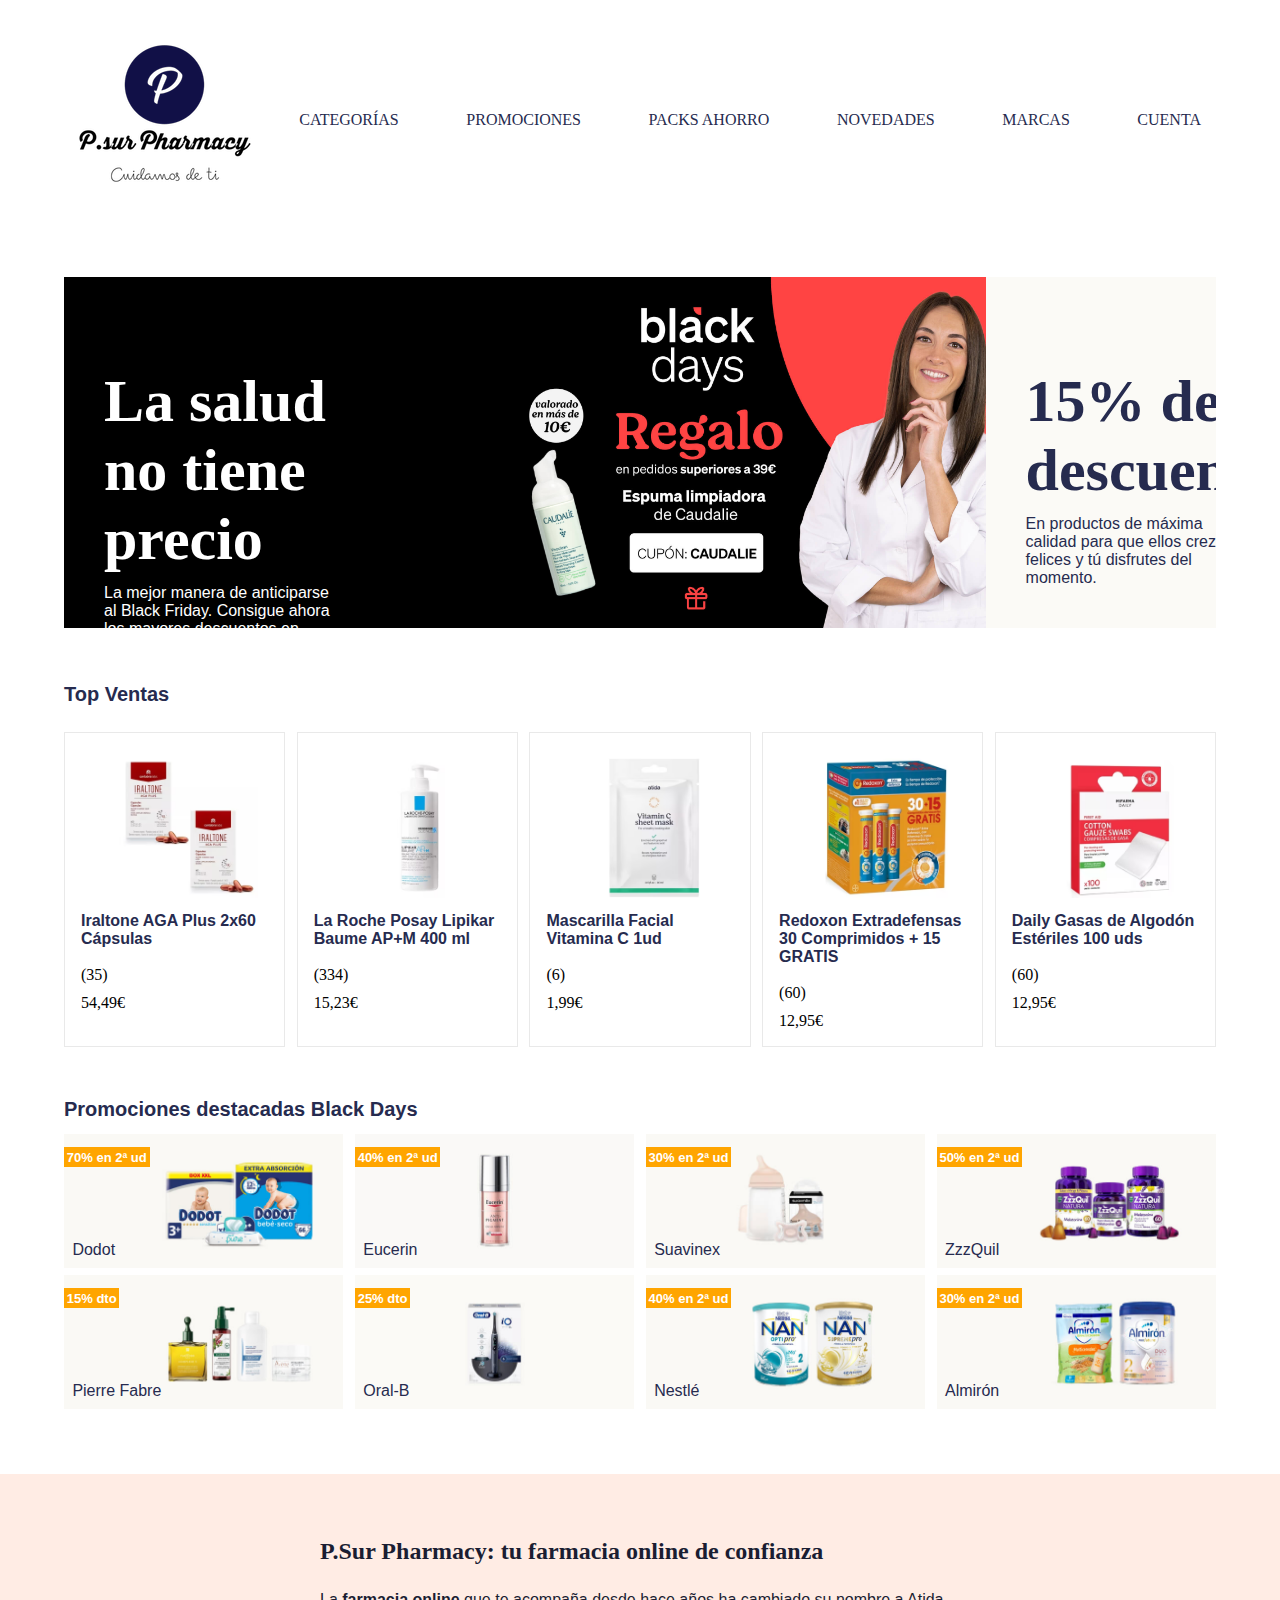
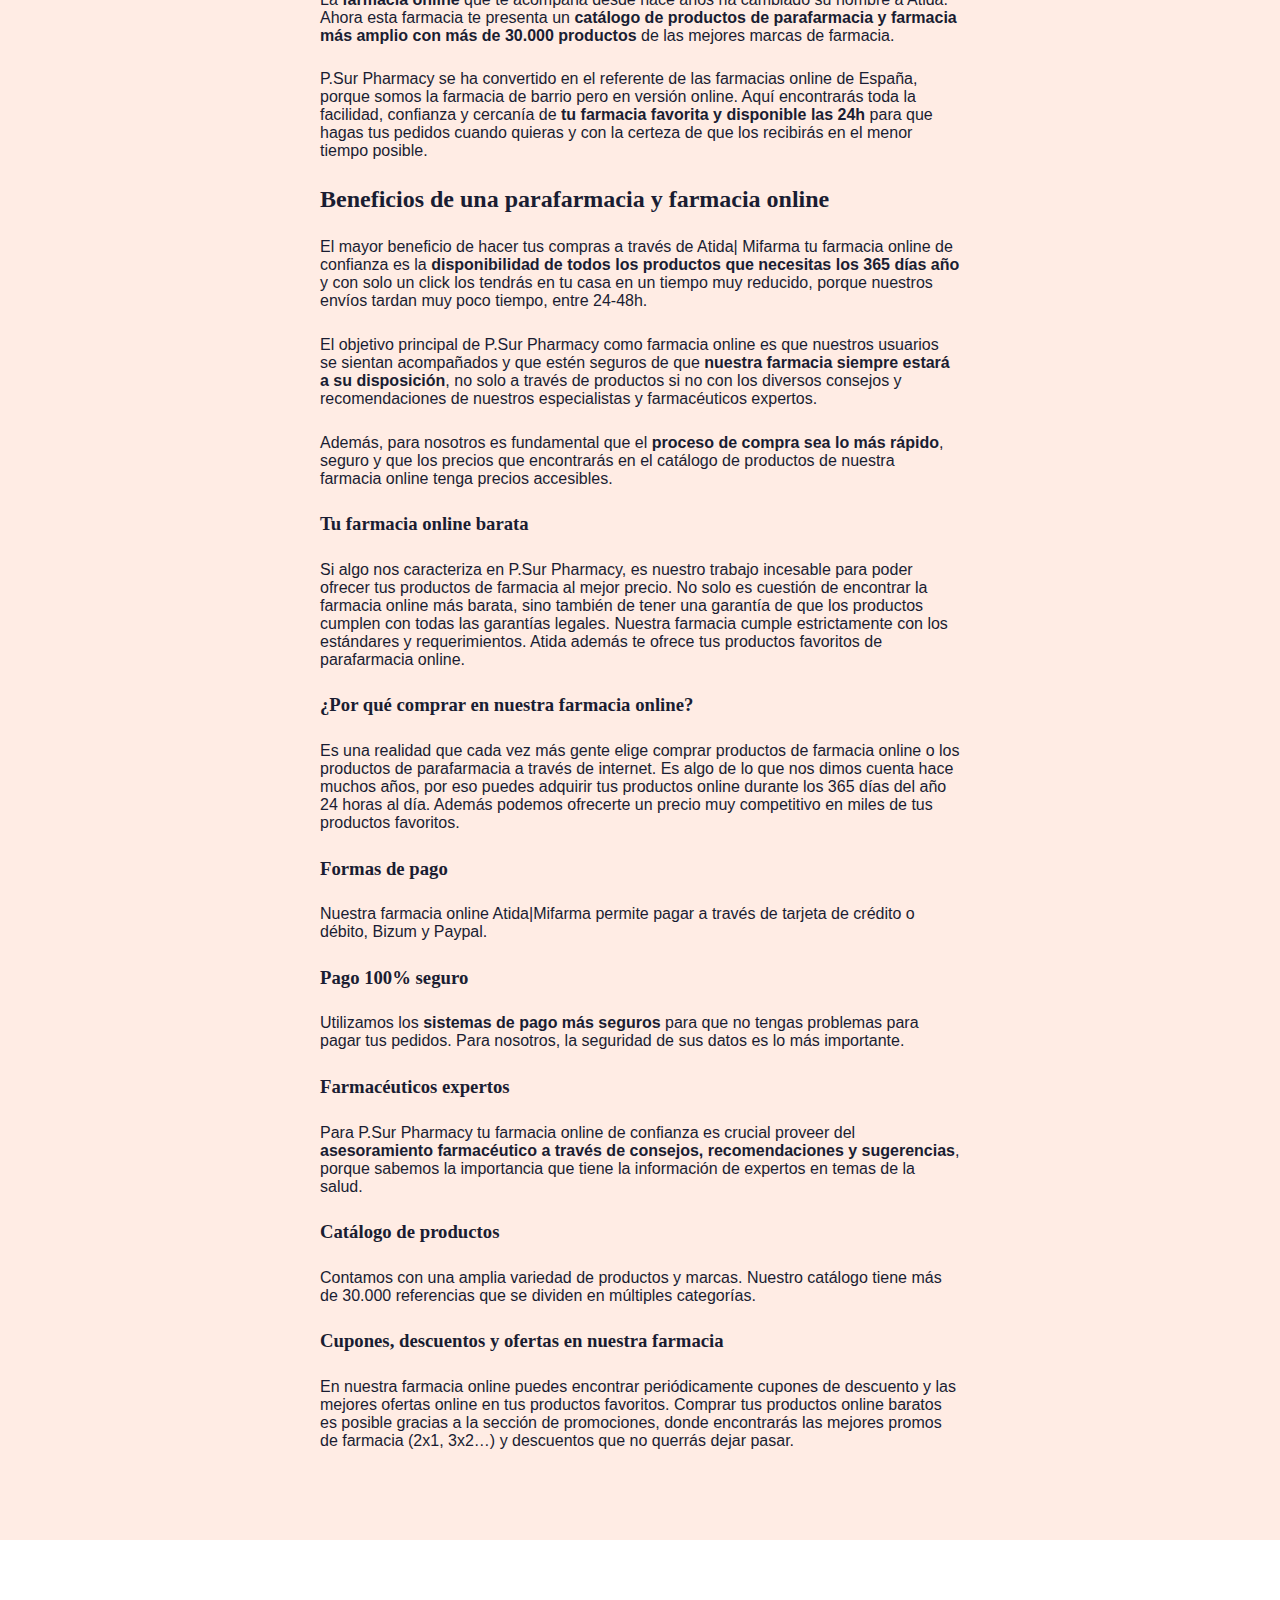
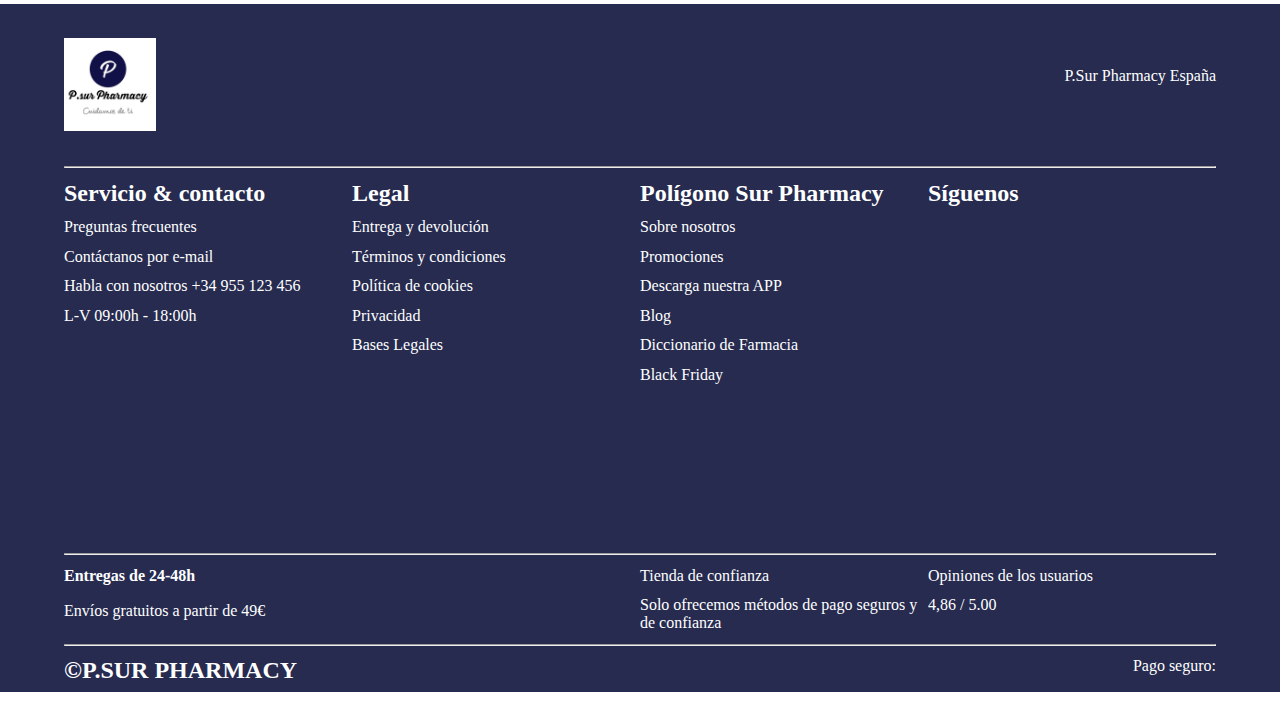
<file: proyecto html+css/index.html>
<!DOCTYPE html>
<html lang="en">
<head>
    <meta charset="UTF-8">
    <meta name="viewport" content="width=device-width, initial-scale=1.0">
    <title>P.Sur Pharmacy | Cuidamos de ti</title>
    <link rel="stylesheet" href="proyectofarmacia.css">
    <link rel="stylesheet" href="https://cdnjs.cloudflare.com/ajax/libs/font-awesome/6.4.2/css/all.min.css" integrity="sha512-z3gLpd7yknf1YoNbCzqRKc4qyor8gaKU1qmn+CShxbuBusANI9QpRohGBreCFkKxLhei6S9CQXFEbbKuqLg0DA==" crossorigin="anonymous" referrerpolicy="no-referrer"/>
</head>
<body>

    <div class="container-menu">
        <div class="header">
            <div class="logo">
                <a href="index.html"><img src="Logo.jpg" alt="logotipo web"/></a>
            </div>
            <div class="menu-expansible">
                <ul>
                    <!-- Elemento del menú "Categorías" con un submenu-->
                    <li><a href="#">Categorías <i class="fa-solid fa-chevron-down"></i></a>
                        <ul class="submenu">
                            <!-- Elementos del submenú de "Categorías" -->
                            <li><a href="#">Productos de belleza</a></li>
                            <li><a href="#">Productos de cuidado personal</a></li>
                            <li><a href="#">Productos para bebé y mamá</a></li>
                            <li><a href="#">Complejos vitamínicos</a></li>
                            <li><a href="#">Herbolario online</a></li>
                            <li><a href="#">Productos dietéticos</a></li>
                        </ul>
                    </li>
                    <!-- Elemento del menú "Promociones" -->
                    <li><a href="#">Promociones</a></li>
                    <!-- Elemento del menú "Packs Ahorro" -->
                    <li><a href="#">Packs Ahorro</a></li>
                    <!-- Elemento del menú "Novedades" -->
                    <li><a href="#">Novedades</a></li>
                    <!-- Elemento del menú "Marcas" -->
                    <li><a href="#">Marcas</a></li>
        
                    <li class="login"><a href="#"><i class="fa-regular fa-user"></i> Cuenta </a>
                        <ul class="submenulogin">
                            <!-- Elementos del submenú "LOGIN" -->
                            <li><i class="fa-solid fa-user"></i> </li>
                            <li><input type="text" name="" id="usuario" placeholder="Usuario"></li>
                            <li><i class="fa-solid fa-lock"></i> </li>
                            <li><input type="password" name="" id="contraseña" placeholder="********"></li>
                            <li><a href=""><button>Acceder</button></a></li>
                            <li><h4>¿Nuevo cliente?</h4></li>
                            <li><p>Crea una cuenta en segundos.</p></li>
                            <li><a href="signup.html"><button>Crear Cuenta</button></a></li>
                            <li><p id="ó"><b> O usar </b></p></li>
                            <li><p id="parrafo-google-apple">
                                    <div class="google-apple">
                                        <button><i class="fa-brands fa-google fa-2xl"></i></button>
                                        <button><i class="fa-brands fa-apple fa-2xl"></i></button>
                                    </div>
                                </p>
                            </li>
                        </ul>
                    </li>
                </ul>
            </div>
        </div>
    </div>

    <div class="carrusel">
        <ul>
            <li>
                <img src="carrusel1.jpg" alt="imgcarrusel-1">
                <div class="texto1">
                    <h2>La salud no tiene precio </h2>
                    <p>La mejor manera de anticiparse al Black Friday. Consigue ahora los mayores descuentos en parafarmacia.</p>
                    <button>Ver más</button>
                </div>
            </li>
            <li>
                <img src="carrusel2.jpg" alt="imgcarrusel-2">
                <div class="texto">
                    <h2>15% de descuento</h2>
                    <p>En productos de máxima calidad para que ellos crezcan felices y tú disfrutes del momento.</p>
                    <button>Ver más</button>
                </div>
            </li>
            <li>
                <img src="carrusel3.jpg" alt="imgcarrusel-3">
                <div class="texto">
                    <h2>30% dto en 2º ud</h2>
                    <p>Productos naturales y biodegradables para la salud de hoy y del mañana.</p>
                    <button>Ver más</button>
                </div>
            </li>
            <li>
                <img src="carrusel4.jpg" alt="imgcarrusel-4">
                <div class="texto">
                    <h2>20% de descuento </h2>
                    <p>La salud es fundamental. Empieza por el cuidado de tu piel.</p>
                    <button>Ver más</button>
                </div>
            </li>
            <li>
                <img src="carrusel5.jpg" alt="imgcarrusel-5">
                <div class="texto">
                    <h2>¡Vuelve la cajita más esperada!</h2>
                    <p>PSur Secret es la cajita de salud, dermocosmética y bienestar que te va a sorprender con 23 productos de marcas referentes en el mercado. ¡Por sólo 49,99€!</p>
                    <button>Ver más</button>
                </div>
            </li>
        </ul>
    </div>
    
    <div class="text-topventas">
        <h4>Top Ventas</h4>
    </div>
    
    <div class="top__productos">
        <div class="top__productos__producto">
            <a href="p-iraltone.html"><img class="productos__producto-imagen" src="Producto1.avif" alt=""></a>
            <a href="p-iraltone.html"><p class="productos__producto-texto">Iraltone AGA Plus 2x60 Cápsulas</p></a>
            <div class="productos__producto-valoracion"><i class="fa-solid fa-star" style="color: yellow;"></i><i class="fa-solid fa-star" style="color: yellow;"></i><i class="fa-solid fa-star" style="color: yellow;"></i><i class="fa-solid fa-star" style="color: yellow;"></i><i class="fa-solid fa-star" style="color: yellow;"></i> <span>(35)</span>
            </div>
            <p>54,49€</p>
        </div>


        <div class="top__productos__producto">
            <a href="p-laroche.html"><img class="productos__producto-imagen" src="Producto2.avif" alt=""></a>
            <a href="p-laroche.html"><p class="productos__producto-texto">La Roche Posay Lipikar Baume AP+M 400 ml</p></a>
            <div class="productos__producto-valoracion"><i class="fa-solid fa-star" style="color: yellow;"></i><i class="fa-solid fa-star" style="color: yellow;"></i><i class="fa-solid fa-star" style="color: yellow;"></i><i class="fa-solid fa-star" style="color: yellow;"></i><i class="fa-solid fa-star" style="color: yellow;"></i> <span>(334)</span>
            </div>
            <p>15,23€</p>
        </div>

        <div class="top__productos__producto">
            <a href="p-mascarilla.html"><img class="productos__producto-imagen" src="Producto3.avif" alt=""></a>
            <a href="p-mascarilla.html"><p class="productos__producto-texto">Mascarilla Facial Vitamina C 1ud</p></a>
            <div class="productos__producto-valoracion"><i class="fa-solid fa-star" style="color: yellow;"></i><i class="fa-solid fa-star" style="color: yellow;"></i><i class="fa-solid fa-star" style="color: yellow;"></i><i class="fa-solid fa-star" style="color: yellow;"></i><i class="fa-solid fa-star" style="color: yellow;"></i> <span>(6)</span>
            </div>
            <p>1,99€</p>
        </div>

        <div class="top__productos__producto">
            <a href="p-redoxon.html"><img class="productos__producto-imagen" src="Producto4.avif" alt=""></a>
            <a href="p-redoxon.html"><p class="productos__producto-texto">Redoxon Extradefensas 30 Comprimidos + 15 GRATIS</p></a>
            <div class="productos__producto-valoracion"><i class="fa-solid fa-star" style="color: yellow;"></i><i class="fa-solid fa-star" style="color: yellow;"></i><i class="fa-solid fa-star" style="color: yellow;"></i><i class="fa-solid fa-star" style="color: yellow;"></i><i class="fa-solid fa-star" style="color: yellow;"></i> <span>(60)</span>
            </div>
            <p>12,95€</p>
        </div>

        <div class="top__productos__producto">
            <a href="p-gasas.html"><img class="productos__producto-imagen" src="Producto5.avif" alt=""></a>
            <a href="p-gasas.html"><p class="productos__producto-texto">Daily Gasas de Algodón Estériles 100 uds</p></a>
            <div class="productos__producto-valoracion"><i class="fa-solid fa-star" style="color: yellow;"></i><i class="fa-solid fa-star" style="color: yellow;"></i><i class="fa-solid fa-star" style="color: yellow;"></i><i class="fa-solid fa-star" style="color: yellow;"></i><i class="fa-solid fa-star" style="color: yellow;"></i> <span>(60)</span>
            </div>
            <p>12,95€</p>
        </div> 
    </div>
    
    <div class="text-promos">
        <h4>Promociones destacadas Black Days</h4>
    </div>

    <div class="promociones"><!--Esto es grid-->
        <div class="promocion">
            <div class="ofer-imag">
                <a href="p-dodot.html"><img src="promo1.jpg" alt="">
                <div class="promo-text">
                    <p id="promo-text-arriba">70% en 2ª ud</p>
                    <p id="promo-text-abajo">Dodot</p>
                </div>
                </a>
            </div>
        </div>

        <div class="promocion">
            <div class="ofer-imag">
                <a href="p-eucerin.html"><img src="promo2.jpg" alt="">
                <div class="promo-text">
                    <p id="promo-text-arriba">40% en 2ª ud</p>
                    <p id="promo-text-abajo">Eucerin</p>
                </div>
                </a>
            </div>
        </div>

        <div class="promocion">
            <div class="ofer-imag">
                <a href="p-suavinex.html"><img src="promo3.jpg" alt="">
                <div class="promo-text">
                    <p id="promo-text-arriba">30% en 2ª ud</p>
                    <p id="promo-text-abajo">Suavinex</p>
                </div>
                </a>
            </div>
        </div>

        <div class="promocion">
            <div class="ofer-imag">
                <a href="p-zquil.html"><img src="promo4.jpg" alt="">
                <div class="promo-text">
                    <p id="promo-text-arriba">50% en 2ª ud</p>
                    <p id="promo-text-abajo">ZzzQuil</p>
                </div>
                </a>
            </div>
        </div>

        <div class="promocion">
            <div class="ofer-imag">
                <a href="p-fabre.html"><img src="promo5.jpg" alt="">
                <div class="promo-text">
                    <p id="promo-text-arriba">15% dto</p>
                    <p id="promo-text-abajo">Pierre Fabre</p>
                </div>
                </a>
            </div>
        </div>

        <div class="promocion">
            <div class="ofer-imag">
                <a href="p-oralb.html"><img src="promo6.jpg" alt="">
                <div class="promo-text">
                    <p id="promo-text-arriba">25% dto</p>
                    <p id="promo-text-abajo">Oral-B</p>
                </div>
                </a>
            </div>
        </div>

        <div class="promocion">
            <div class="ofer-imag">
                <a href="p-nestle.html"><img src="promo7.jpg" alt="">
                <div class="promo-text">
                    <p id="promo-text-arriba">40% en 2ª ud</p>
                    <p id="promo-text-abajo">Nestlé</p>
                </div>
                </a>
            </div>
        </div>

        <div class="promocion">
            <div class="ofer-imag">
                <a href="p-almiron.html"><img src="promo8.jpg" alt="">
                <div class="promo-text">
                    <p id="promo-text-arriba">30% en 2ª ud</p>
                    <p id="promo-text-abajo">Almirón</p>
                </div>
                </a>
            </div>
        </div>
    </div>

    <div class="descripcion_body">
        <div class="descripcion_body-texto">
            <h2>P.Sur Pharmacy: tu farmacia online de confianza</h2>

            <p>La <b>farmacia online</b> que te acompaña desde hace años ha cambiado su nombre a Atida. Ahora esta farmacia te presenta un <b>catálogo de productos de parafarmacia y farmacia más amplio con más de 30.000 productos</b> de las mejores marcas de farmacia.</p>
            
            <p>P.Sur Pharmacy se ha convertido en el referente de las farmacias online de España, porque somos la farmacia de barrio pero en versión online. Aquí encontrarás toda la facilidad, confianza y cercanía de <b>tu farmacia favorita y disponible las 24h</b> para que hagas tus pedidos cuando quieras y con la certeza de que los recibirás en el menor tiempo posible.</p>

            <h2>Beneficios de una parafarmacia y farmacia online</h2>

            <p>El mayor beneficio de hacer tus compras a través de Atida| Mifarma tu farmacia online de confianza es la <b>disponibilidad de todos los productos que necesitas los 365 días año</b> y con solo un click los tendrás en tu casa en un tiempo muy reducido, porque nuestros envíos tardan muy poco tiempo, entre 24-48h.</p>

            <p>El objetivo principal de P.Sur Pharmacy como farmacia online es que nuestros usuarios se sientan acompañados y que estén seguros de que <b>nuestra farmacia siempre estará a su disposición</b>, no solo a través de productos si no con los diversos consejos y recomendaciones de nuestros especialistas y farmacéuticos expertos.</p>

            <p>Además, para nosotros es fundamental que el <b>proceso de compra sea lo más rápido</b>, seguro y que los precios que encontrarás en el catálogo de productos de nuestra farmacia online tenga precios accesibles.</p>

            <h3>Tu farmacia online barata</h3>

            <p>Si algo nos caracteriza en P.Sur Pharmacy, es nuestro trabajo incesable para poder ofrecer tus productos de farmacia al mejor precio. No solo es cuestión de encontrar la farmacia online más barata, sino también de tener una garantía de que los productos cumplen con todas las garantías legales. Nuestra farmacia cumple estrictamente con los estándares y requerimientos. Atida además te ofrece tus productos favoritos de parafarmacia online.</p>

            <h3>¿Por qué comprar en nuestra farmacia online?</h3>

            <p>Es una realidad que cada vez más gente elige comprar productos de farmacia online o los productos de parafarmacia a través de internet. Es algo de lo que nos dimos cuenta hace muchos años, por eso puedes adquirir tus productos online durante los 365 días del año 24 horas al día. Además podemos ofrecerte un precio muy competitivo en miles de tus productos favoritos.</p>

            <h3>Formas de pago</h3>

            <p>Nuestra farmacia online Atida|Mifarma permite pagar a través de tarjeta de crédito o débito, Bizum y Paypal.</p>

            <h3>Pago 100% seguro</h3>

            <p>Utilizamos los <b>sistemas de pago más seguros</b> para que no tengas problemas para pagar tus pedidos. Para nosotros, la seguridad de sus datos es lo más importante.</p>

            <h3>Farmacéuticos expertos</h3>

            <p>Para P.Sur Pharmacy tu farmacia online de confianza es crucial proveer del <b>asesoramiento farmacéutico a través de consejos, recomendaciones y sugerencias</b>, porque sabemos la importancia que tiene la información de expertos en temas de la salud.</p>

            <h3>Catálogo de productos</h3>

            <p>Contamos con una amplia variedad de productos y marcas. Nuestro catálogo tiene más de 30.000 referencias que se dividen en múltiples categorías.</p>

            <h3>Cupones, descuentos y ofertas en nuestra farmacia</h3>

            <p>En nuestra farmacia online puedes encontrar periódicamente cupones de descuento y las mejores ofertas online en tus productos favoritos. Comprar tus productos online baratos es posible gracias a la sección de promociones, donde encontrarás las mejores promos de farmacia (2x1, 3x2…) y descuentos que no querrás dejar pasar.</p>

        </div>
    </div>

    
    <div class="footer">
        <div class="contenedorpie">

            <div class="mifarma">
                <img src="Logo.jpg" alt="">
                <p>P.Sur Pharmacy España</p>
            </div>
            <div class="linea-top">
                <hr/>
            </div>
            

            <div class="servicio">
                <h2>Servicio & contacto</h2>
                <p><a href="">Preguntas frecuentes</a></p>
                <p><a href="">Contáctanos por e-mail</a></p>
                <p><a href="">Habla con nosotros +34 955 123 456</a></p>
                <p>L-V 09:00h - 18:00h</p>
                <iframe class="mapa" src="https://www.google.com/maps/embed?pb=!1m18!1m12!1m3!1d6342.763463510203!2d-5.980508029460926!3d37.357143493999416!2m3!1f0!2f0!3f0!3m2!1i1024!2i768!4f13.1!3m3!1m2!1s0xd126e6324845c63%3A0xec11c55d97d1a400!2sFarmacia!5e0!3m2!1ses!2ses!4v1700120217539!5m2!1ses!2ses" width="600" height="450" style="border:0;" allowfullscreen="" loading="lazy" referrerpolicy="no-referrer-when-downgrade"></iframe>
            </div>

            <div class="legal">
                <h2>Legal</h2>
                <p><a href="">Entrega y devolución</a></p>
                <p><a href="">Términos y condiciones</a></p>
                <p><a href="">Política de cookies</a></p>
                <p><a href="">Privacidad</a></p>
                <p><a href="">Bases Legales</a></p>
            </div>

            <div class="psur">
                <h2>Polígono Sur Pharmacy</h2>
                <p><a href="">Sobre nosotros</a></p>
                <p><a href="">Promociones</a></p>
                <p><a href="">Descarga nuestra APP</a></p>
                <p><a href="">Blog</a></p>
                <p><a href="">Diccionario de Farmacia</a></p>
                <p><a href="">Black Friday</a></p>
            </div>

            <div class="siguenos">
                <h2>Síguenos</h2>
                <p>
                <a href=""><i class="fa-brands fa-facebook fa-2xl"></i></a>
                <a href=""><i class="fa-brands fa-instagram fa-2xl"></i></a>
                <a href=""><i class="fa-brands fa-linkedin-in fa-2xl"></i></a>
                <a href=""><i class="fa-brands fa-pinterest fa-2xl"></i></a>
                </p>
                <p>
                <a href=""><i class="fa-brands fa-x-twitter fa-2xl"></i></a>
                <a href=""><i class="fa-brands fa-youtube fa-2xl"></i></a>
                <a href=""><i class="fa-brands fa-tiktok fa-2xl"></i></a>
                </p>
            </div>

            <div class="linea-medium">
                <hr/>
            </div>
            
            <div class="entregas">
                <h4><i class="fa-solid fa-truck-fast "></i> Entregas de 24-48h</h4>
                <p>Envíos gratuitos a partir de 49€</p>
                <p><i class="fa-brands fa-fedex fa-2xl"></i></p>
                <p><i class="fa-brands fa-dhl fa-2xl"></i></p>
                
            </div>

            <div class="confianza">
                <p><i class="fa-regular fa-circle-check"></i> Tienda de confianza</p>
                <p>Solo ofrecemos métodos de pago seguros y de confianza</p>
            </div>
            
            
            <div class="opiniones">
                <p>Opiniones de los usuarios</p>
                <p><i class="fa-brands fa-google fa-xl"></i> 4,86 / 5.00</p>
            </div>

            <div class="linea-bottom">
                <hr/>
            </div>

            <div class="pago">
                <h2>&copy;P.SUR PHARMACY</h2>
                <p><i class="fa-solid fa-lock"></i> Pago seguro: <i class="fa-brands fa-cc-visa fa-2xl"></i> <i class="fa-brands fa-cc-mastercard fa-2xl"></i> <i class="fa-brands fa-cc-amex fa-2xl"></i> <i class="fa-brands fa-cc-paypal fa-2xl"></i></p>
            </div>
        </div>
    </div>

</body>
</html>
</file>
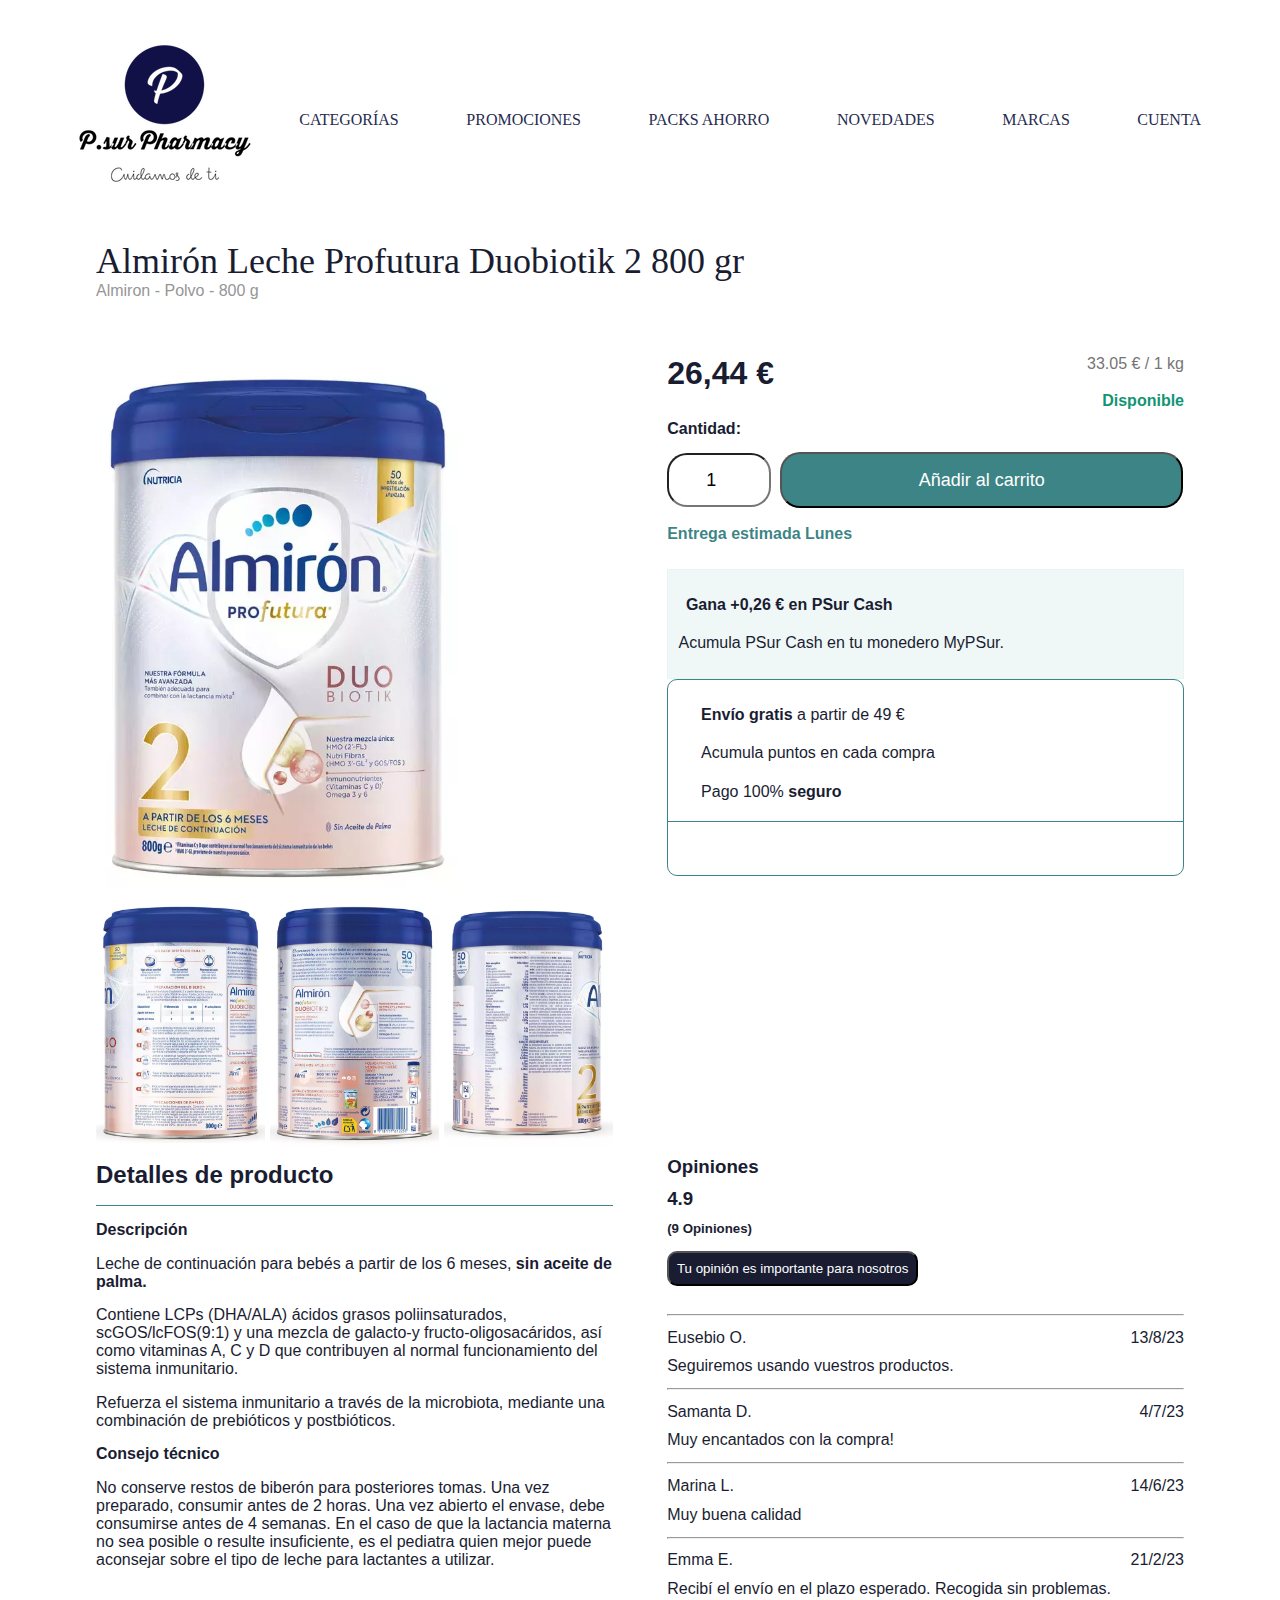
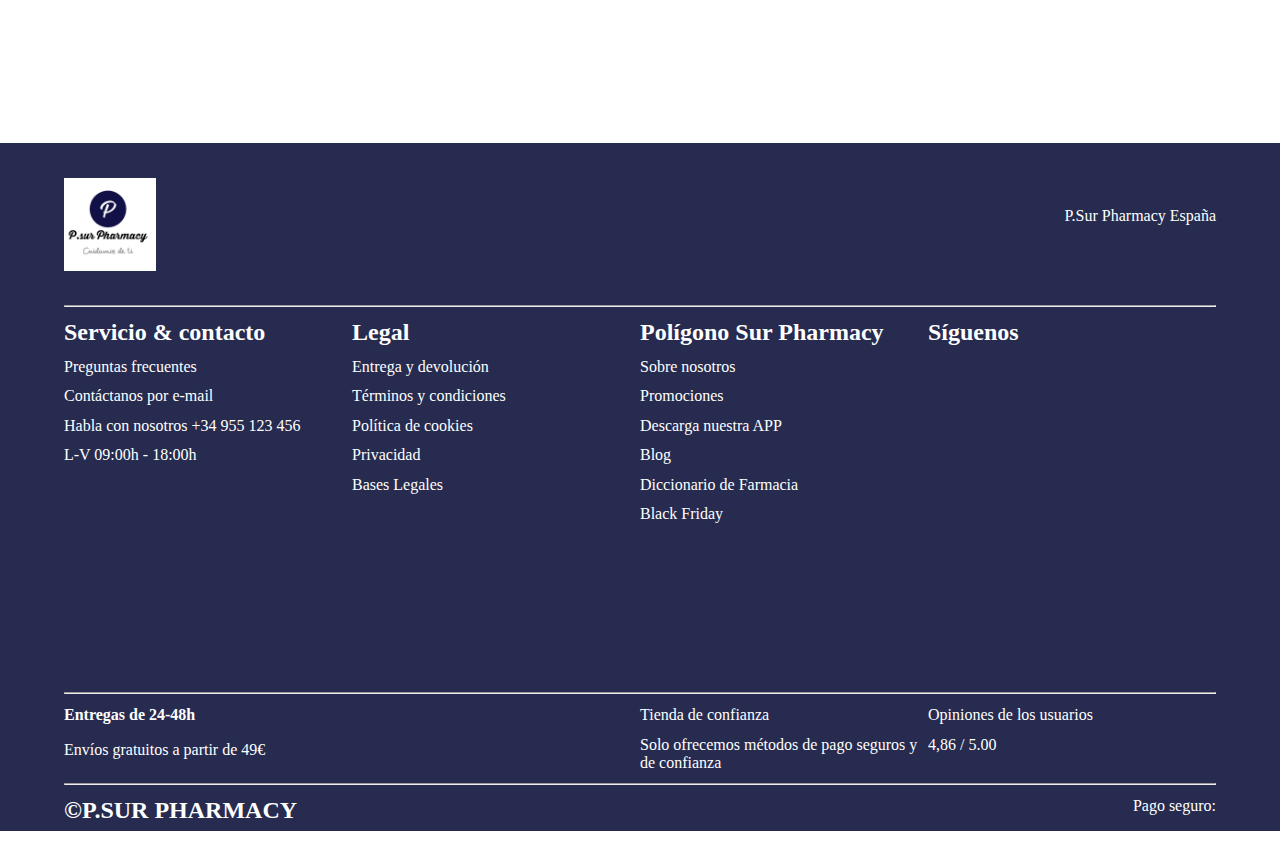
<file: proyecto html+css/p-almiron.html>
<!DOCTYPE html>
<html lang="en">
<head>
    <meta charset="UTF-8">
    <meta name="viewport" content="width=device-width, initial-scale=1.0">
    <title>Almirón Leche Profutura Duobiotik 2 800 gr | P.Sur Pharmacy</title>
    <link rel="stylesheet" href="proyectofarmacia.css">
    <link rel="stylesheet" href="https://cdnjs.cloudflare.com/ajax/libs/font-awesome/6.4.2/css/all.min.css" integrity="sha512-z3gLpd7yknf1YoNbCzqRKc4qyor8gaKU1qmn+CShxbuBusANI9QpRohGBreCFkKxLhei6S9CQXFEbbKuqLg0DA==" crossorigin="anonymous" referrerpolicy="no-referrer"/>
</head>
<body>

    <div class="container-menu">
        <div class="header">
            <div class="logo">
                <a href="index.html"><img src="Logo.jpg" alt="logotipo web"/></a>
            </div>
            <div class="menu-expansible">
                <ul>
                    <!-- Elemento del menú "Categorías" con un submenu-->
                    <li><a href="#">Categorías <i class="fa-solid fa-chevron-down"></i></a>
                        <ul class="submenu">
                            <!-- Elementos del submenú de "Categorías" -->
                            <li><a href="#">Productos de belleza</a></li>
                            <li><a href="#">Productos de cuidado personal</a></li>
                            <li><a href="#">Productos para bebé y mamá</a></li>
                            <li><a href="#">Complejos vitamínicos</a></li>
                            <li><a href="#">Herbolario online</a></li>
                            <li><a href="#">Productos dietéticos</a></li>
                        </ul>
                    </li>
                    <!-- Elemento del menú "Promociones" -->
                    <li><a href="#">Promociones</a></li>
                    <!-- Elemento del menú "Packs Ahorro" -->
                    <li><a href="#">Packs Ahorro</a></li>
                    <!-- Elemento del menú "Novedades" -->
                    <li><a href="#">Novedades</a></li>
                    <!-- Elemento del menú "Marcas" -->
                    <li><a href="#">Marcas</a></li>
        
                    <li class="login"><a href="#"><i class="fa-regular fa-user"></i> Cuenta </a>
                        <ul class="submenulogin">
                            <!-- Elementos del submenú "LOGIN" -->
                            <li><i class="fa-solid fa-user"></i> </li>
                            <li><input type="text" name="" id="usuario" placeholder="Usuario"></li>
                            <li><i class="fa-solid fa-lock"></i> </li>
                            <li><input type="password" name="" id="contraseña" placeholder="********"></li>
                            <li><a href=""><button>Acceder</button></a></li>
                            <li><h4>¿Nuevo cliente?</h4></li>
                            <li><p>Crea una cuenta en segundos.</p></li>
                            <li><a href="signup.html"><button>Crear Cuenta</button></a></li>
                            <li><p id="ó"><b> O usar </b></p></li>
                            <li><p id="parrafo-google-apple">
                                    <div class="google-apple">
                                        <button><i class="fa-brands fa-google fa-2xl"></i></button>
                                        <button><i class="fa-brands fa-apple fa-2xl"></i></button>
                                    </div>
                                </p>
                            </li>
                        </ul>
                    </li>
                </ul>
            </div>
        </div>
    </div>


        
    <div class="prod-contenedor">
        <div class="prod-iraltone"> <!--Grid 4 filas x 2 columnas

                                        titulo titulo   
                                        imagen compra
                                        imagen compra
                                        detalles opiniones          -->
            <div class="titulo">
                <h1>Almirón Leche Profutura Duobiotik 2 800 gr</h1>
                <p><a href="">Almiron</a> - Polvo - 800 g</p>
            </div>

            <div class="imagen">
                <img id="img1m" src="p-almiron.webp" alt="">
                <img id="img2" src="p-almiron2.webp" alt="">
                <img id="img3" src="p-almiron3.webp" alt="">
                <img id="img4" src="p-almiron4.webp" alt="">
            </div>

            <div class="compra">
                <div class="precio">
                    <h2>26,44 €</h2>
                    <h4>33.05 € / 1 kg</h4>
                </div>

                <div class="cantidad">
                    <h4>Disponible</h4>
                    
                        <label for="precio"><h4>Cantidad: </h4></label>
                        <input type="number" name="cantidad" min="1" max="20"
                        step="1"
                        value="1" />
                        <button><i class="fa-solid fa-basket-shopping" style="color: white;"></i> Añadir al carrito</button>
                    
                </div>

                <div class="psur-cash">
                    <h4><i class="fa-solid fa-truck-fast"></i> Entrega estimada Lunes</h4>
                    <div class="cash">
                        <p><i class="fa-solid fa-coins"></i> <b>Gana +0,26 € en PSur Cash</b></p>
                        <p>Acumula PSur Cash en tu monedero MyPSur.</p>
                    </div>
                </div>

                <div class="envio">
                    <div class="envio-detalle">
                        <p><i class="fa-solid fa-box" style="color:rgba(48, 124, 126, 0.938);"></i> <b>Envío gratis</b> a partir de 49 €</p>
                        <p><i class="fa-solid fa-coins" style="color: rgba(48, 124, 126, 0.938);"></i> Acumula puntos en cada compra</p>
                        <p><i class="fa-solid fa-lock" style="color:rgba(48, 124, 126, 0.938);"></i> Pago 100% <b>seguro</b></p>
                        <div class="tarjetas">
                            <p><i class="fa-brands fa-cc-visa fa-2xl"></i> <i class="fa-brands fa-cc-mastercard fa-2xl"></i> <i class="fa-brands fa-cc-amex fa-2xl"></i> <i class="fa-brands fa-cc-paypal fa-2xl"></i></p>
                        </div>
                    </div>
                </div>
            </div>

            <div class="detalles">
                <div class="detalles-contenido">
                    <h2>Detalles de producto</h2>
                    <h4><i class="fa-solid fa-file-lines"></i> Descripción</h4>
                    <p>Leche de continuación para bebés a partir de los 6 meses, <b>sin aceite de palma.</b></p>
                    <p>Contiene LCPs (DHA/ALA) ácidos grasos poliinsaturados, scGOS/lcFOS(9:1) y una mezcla de galacto-y fructo-oligosacáridos, así como vitaminas A, C y D que contribuyen al normal funcionamiento del sistema inmunitario.</p>
                    <p>Refuerza el sistema inmunitario a través de la microbiota, mediante una combinación de prebióticos y postbióticos.</p>
                    <p><b>Consejo técnico</b></p>
                    <p>No conserve restos de biberón para posteriores tomas. Una vez preparado, consumir antes de 2 horas. Una vez abierto el envase, debe consumirse antes de 4 semanas. En el caso de que la lactancia materna no sea posible o resulte insuficiente, es el pediatra quien mejor puede aconsejar sobre el tipo de leche para lactantes a utilizar. </p>
                </div>
            </div>



            <div class="opiniones-prod">
                <h3>Opiniones</h3>
                <h3>4.9</h3>
                <h3><i class="fa-solid fa-star" style="color: yellow;"></i><i class="fa-solid fa-star" style="color: yellow;"></i><i class="fa-solid fa-star" style="color: yellow;"></i><i class="fa-solid fa-star" style="color: yellow;"></i><i class="fa-solid fa-star" style="color: yellow;"></i></h3>
                <h5>(9 Opiniones)</h5>
                <button>Tu opinión es importante para nosotros</button>
                <hr/>
                <div class="usuario-fecha">
                    <p><i class="fa-solid fa-star" style="color: yellow;"></i> <i class="fa-solid fa-star" style="color: yellow;"></i> <i class="fa-solid fa-star" style="color: yellow;"></i> <i class="fa-solid fa-star" style="color: yellow;"></i> <i class="fa-solid fa-star" style="color: yellow;"></i> Eusebio O.</p>
                    <p>13/8/23</p>
                </div>
                <p>Seguiremos usando vuestros productos.</p>
                <hr/>
                <div class="usuario-fecha">
                    <p><i class="fa-solid fa-star" style="color: yellow;"></i> <i class="fa-solid fa-star" style="color: yellow;"></i> <i class="fa-solid fa-star" style="color: yellow;"></i> <i class="fa-solid fa-star" style="color: yellow;"></i> <i class="fa-solid fa-star" style="color: yellow;"></i> Samanta D.</p>
                    <p>4/7/23</p>
                </div>
                <p>Muy encantados con la compra!</p>
                <hr/>
                <div class="usuario-fecha">
                    <p><i class="fa-solid fa-star" style="color: yellow;"></i> <i class="fa-solid fa-star" style="color: yellow;"></i> <i class="fa-solid fa-star" style="color: yellow;"></i> <i class="fa-solid fa-star" style="color: yellow;"></i> <i class="fa-solid fa-star" style="color: yellow;"></i> Marina L.</p>
                    <p>14/6/23</p>
                </div>
                <p>Muy buena calidad</p>
                <hr/>
                <div class="usuario-fecha">
                    <p><i class="fa-solid fa-star" style="color: yellow;"></i> <i class="fa-solid fa-star" style="color: yellow;"></i> <i class="fa-solid fa-star" style="color: yellow;"></i> <i class="fa-solid fa-star" style="color: yellow;"></i> <i class="fa-solid fa-star" style="color: yellow;"></i> Emma E.</p>
                    <p>21/2/23</p>
                </div>
                <p>Recibí el envío en el plazo esperado. Recogida sin problemas.</p>

            </div>
        </div>
    </div>







    <div class="footer">
        <div class="contenedorpie">

            <div class="mifarma">
                <img src="Logo.jpg" alt="">
                <p>P.Sur Pharmacy España</p>
            </div>
            <div class="linea-top">
                <hr/>
            </div>
            

            <div class="servicio">
                <h2>Servicio & contacto</h2>
                <p><a href="">Preguntas frecuentes</a></p>
                <p><a href="">Contáctanos por e-mail</a></p>
                <p><a href="">Habla con nosotros +34 955 123 456</a></p>
                <p>L-V 09:00h - 18:00h</p>
                <iframe class="mapa" src="https://www.google.com/maps/embed?pb=!1m18!1m12!1m3!1d6342.763463510203!2d-5.980508029460926!3d37.357143493999416!2m3!1f0!2f0!3f0!3m2!1i1024!2i768!4f13.1!3m3!1m2!1s0xd126e6324845c63%3A0xec11c55d97d1a400!2sFarmacia!5e0!3m2!1ses!2ses!4v1700120217539!5m2!1ses!2ses" width="600" height="450" style="border:0;" allowfullscreen="" loading="lazy" referrerpolicy="no-referrer-when-downgrade"></iframe>
            </div>

            <div class="legal">
                <h2>Legal</h2>
                <p><a href="">Entrega y devolución</a></p>
                <p><a href="">Términos y condiciones</a></p>
                <p><a href="">Política de cookies</a></p>
                <p><a href="">Privacidad</a></p>
                <p><a href="">Bases Legales</a></p>
            </div>

            <div class="psur">
                <h2>Polígono Sur Pharmacy</h2>
                <p><a href="">Sobre nosotros</a></p>
                <p><a href="">Promociones</a></p>
                <p><a href="">Descarga nuestra APP</a></p>
                <p><a href="">Blog</a></p>
                <p><a href="">Diccionario de Farmacia</a></p>
                <p><a href="">Black Friday</a></p>
            </div>

            <div class="siguenos">
                <h2>Síguenos</h2>
                <p>
                <a href=""><i class="fa-brands fa-facebook fa-2xl"></i></a>
                <a href=""><i class="fa-brands fa-instagram fa-2xl"></i></a>
                <a href=""><i class="fa-brands fa-linkedin-in fa-2xl"></i></a>
                <a href=""><i class="fa-brands fa-pinterest fa-2xl"></i></a>
                </p>
                <p>
                <a href=""><i class="fa-brands fa-x-twitter fa-2xl"></i></a>
                <a href=""><i class="fa-brands fa-youtube fa-2xl"></i></a>
                <a href=""><i class="fa-brands fa-tiktok fa-2xl"></i></a>
                </p>
            </div>

            <div class="linea-medium">
                <hr/>
            </div>
            
            <div class="entregas">
                <h4><i class="fa-solid fa-truck-fast "></i> Entregas de 24-48h</h4>
                <p>Envíos gratuitos a partir de 49€</p>
                <p><i class="fa-brands fa-fedex fa-2xl"></i></p>
                <p><i class="fa-brands fa-dhl fa-2xl"></i></p>
                
            </div>

            <div class="confianza">
                <p><i class="fa-regular fa-circle-check"></i> Tienda de confianza</p>
                <p>Solo ofrecemos métodos de pago seguros y de confianza</p>
            </div>
            
            
            <div class="opiniones">
                <p>Opiniones de los usuarios</p>
                <p><i class="fa-brands fa-google fa-xl"></i> 4,86 / 5.00</p>
            </div>

            <div class="linea-bottom">
                <hr/>
            </div>

            <div class="pago">
                <h2>&copy;P.SUR PHARMACY</h2>
                <p><i class="fa-solid fa-lock"></i> Pago seguro: <i class="fa-brands fa-cc-visa fa-2xl"></i> <i class="fa-brands fa-cc-mastercard fa-2xl"></i> <i class="fa-brands fa-cc-amex fa-2xl"></i> <i class="fa-brands fa-cc-paypal fa-2xl"></i></p>
            </div>
        </div>
    </div>

</body>
</html>
</file>
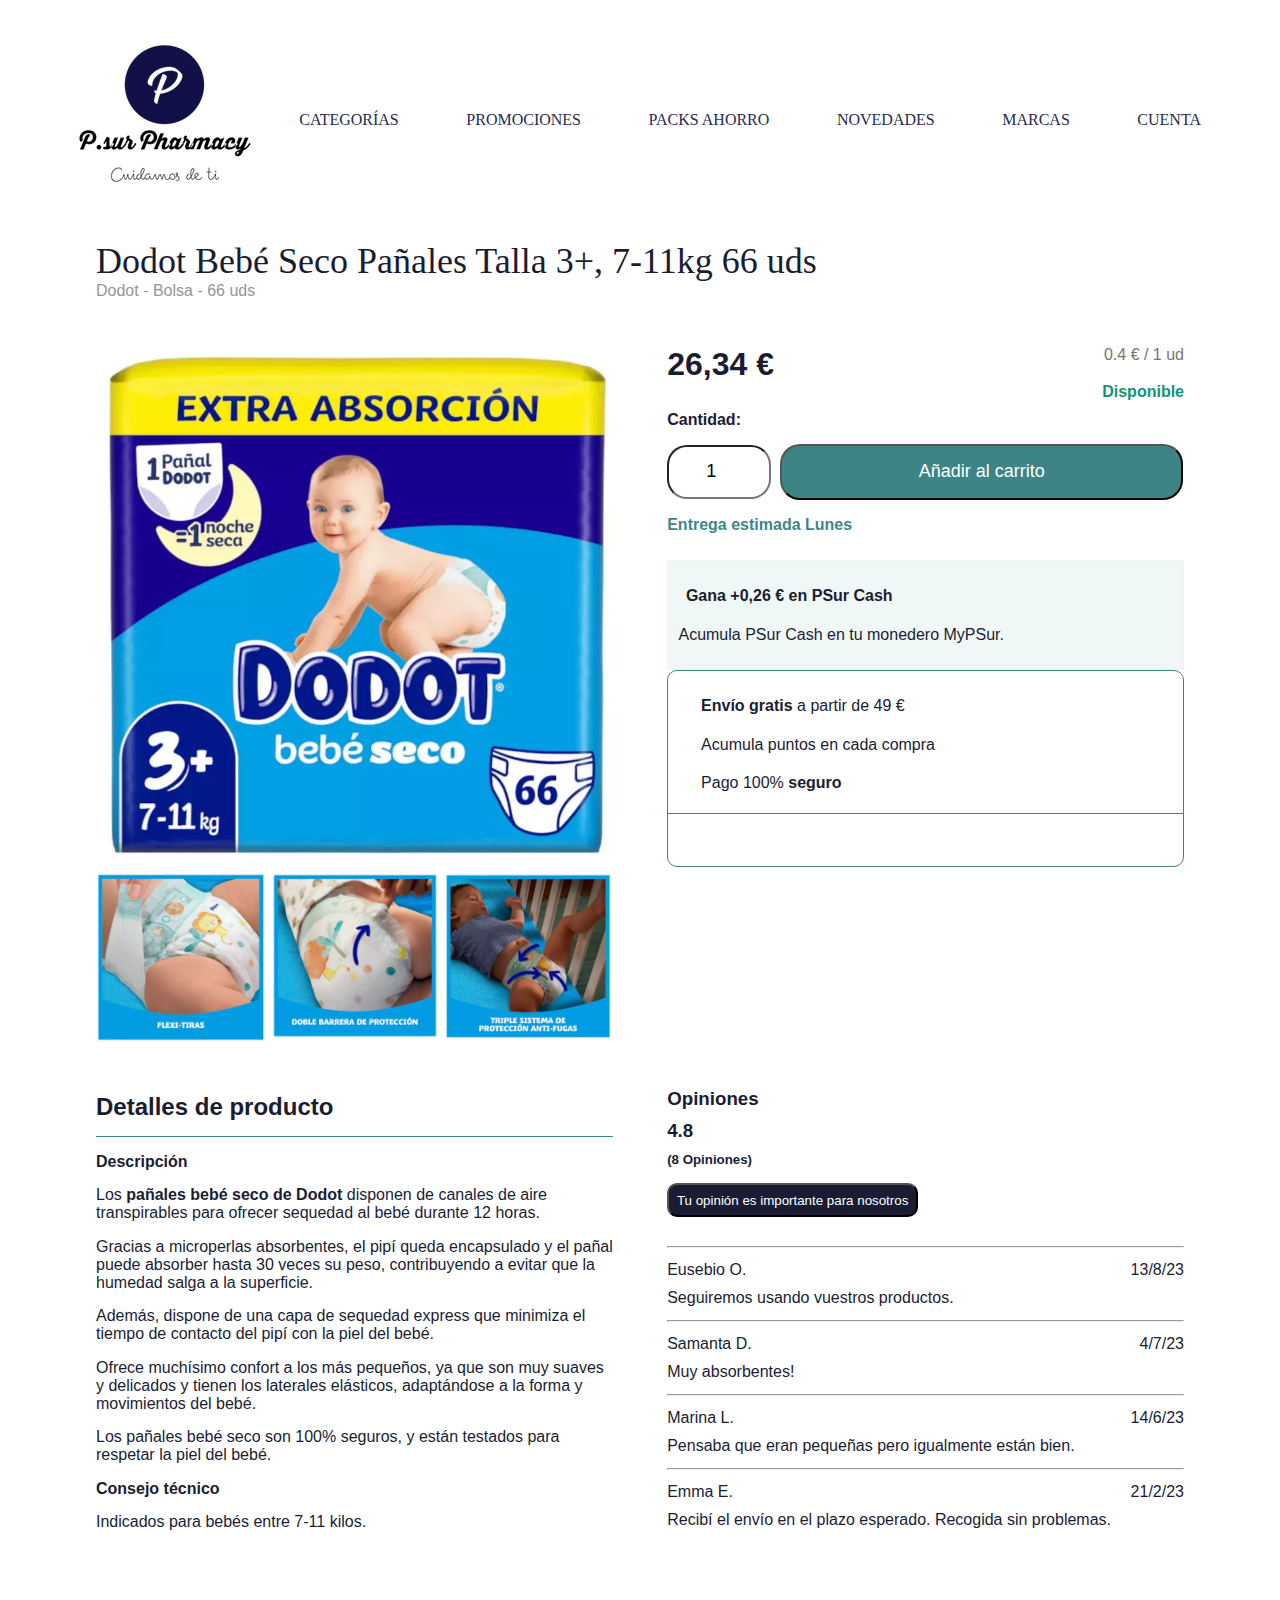
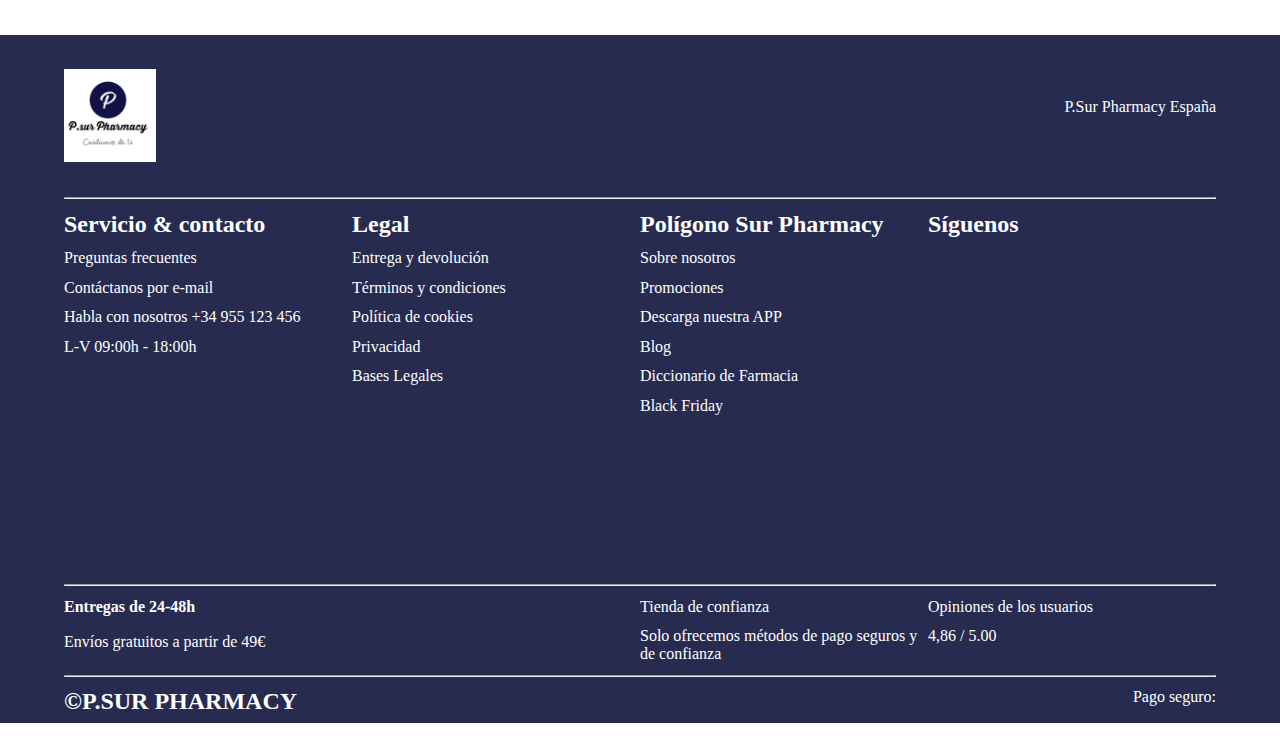
<file: proyecto html+css/p-dodot.html>
<!DOCTYPE html>
<html lang="en">
<head>
    <meta charset="UTF-8">
    <meta name="viewport" content="width=device-width, initial-scale=1.0">
    <title>Dodot Bebé Seco Pañales Talla 3+, 7-11kg 66 uds | P.Sur Pharmacy</title>
    <link rel="stylesheet" href="proyectofarmacia.css">
    <link rel="stylesheet" href="https://cdnjs.cloudflare.com/ajax/libs/font-awesome/6.4.2/css/all.min.css" integrity="sha512-z3gLpd7yknf1YoNbCzqRKc4qyor8gaKU1qmn+CShxbuBusANI9QpRohGBreCFkKxLhei6S9CQXFEbbKuqLg0DA==" crossorigin="anonymous" referrerpolicy="no-referrer"/>
</head>
<body>

    <div class="container-menu">
        <div class="header">
            <div class="logo">
                <a href="index.html"><img src="Logo.jpg" alt="logotipo web"/></a>
            </div>
            <div class="menu-expansible">
                <ul>
                    <!-- Elemento del menú "Categorías" con un submenu-->
                    <li><a href="#">Categorías <i class="fa-solid fa-chevron-down"></i></a>
                        <ul class="submenu">
                            <!-- Elementos del submenú de "Categorías" -->
                            <li><a href="#">Productos de belleza</a></li>
                            <li><a href="#">Productos de cuidado personal</a></li>
                            <li><a href="#">Productos para bebé y mamá</a></li>
                            <li><a href="#">Complejos vitamínicos</a></li>
                            <li><a href="#">Herbolario online</a></li>
                            <li><a href="#">Productos dietéticos</a></li>
                        </ul>
                    </li>
                    <!-- Elemento del menú "Promociones" -->
                    <li><a href="#">Promociones</a></li>
                    <!-- Elemento del menú "Packs Ahorro" -->
                    <li><a href="#">Packs Ahorro</a></li>
                    <!-- Elemento del menú "Novedades" -->
                    <li><a href="#">Novedades</a></li>
                    <!-- Elemento del menú "Marcas" -->
                    <li><a href="#">Marcas</a></li>
        
                    <li class="login"><a href="#"><i class="fa-regular fa-user"></i> Cuenta </a>
                        <ul class="submenulogin">
                            <!-- Elementos del submenú "LOGIN" -->
                            <li><i class="fa-solid fa-user"></i> </li>
                            <li><input type="text" name="" id="usuario" placeholder="Usuario"></li>
                            <li><i class="fa-solid fa-lock"></i> </li>
                            <li><input type="password" name="" id="contraseña" placeholder="********"></li>
                            <li><a href=""><button>Acceder</button></a></li>
                            <li><h4>¿Nuevo cliente?</h4></li>
                            <li><p>Crea una cuenta en segundos.</p></li>
                            <li><a href="signup.html"><button>Crear Cuenta</button></a></li>
                            <li><p id="ó"><b> O usar </b></p></li>
                            <li><p id="parrafo-google-apple">
                                    <div class="google-apple">
                                        <button><i class="fa-brands fa-google fa-2xl"></i></button>
                                        <button><i class="fa-brands fa-apple fa-2xl"></i></button>
                                    </div>
                                </p>
                            </li>
                        </ul>
                    </li>
                </ul>
            </div>
        </div>
    </div>


        
    <div class="prod-contenedor">
        <div class="prod-iraltone"> <!--Grid 4 filas x 2 columnas

                                        titulo titulo   
                                        imagen compra
                                        imagen compra
                                        detalles opiniones           -->
            <div class="titulo">
                <h1>Dodot Bebé Seco Pañales Talla 3+, 7-11kg 66 uds</h1>
                <p><a href="">Dodot</a> - Bolsa - 66 uds</p>
            </div>

            <div class="imagen">
                <img id="img1i" src="p-dodot.webp" alt="">
                <img id="img2" src="p-dodot2.webp" alt="">
                <img id="img3" src="p-dodot3.webp" alt="">
                <img id="img4" src="p-dodot4.webp" alt="">
            </div>

            <div class="compra">
                <div class="precio">
                    <h2>26,34 €</h2>
                    <h4>0.4 € / 1 ud</h4>
                </div>

                <div class="cantidad">
                    <h4>Disponible</h4>
                    
                        <label for="precio"><h4>Cantidad: </h4></label>
                        <input type="number" name="cantidad" min="1" max="20"
                        step="1"
                        value="1" />
                        <button><i class="fa-solid fa-basket-shopping" style="color: white;"></i> Añadir al carrito</button>
                    
                </div>

                <div class="psur-cash">
                    <h4><i class="fa-solid fa-truck-fast"></i> Entrega estimada Lunes</h4>
                    <div class="cash">
                        <p><i class="fa-solid fa-coins"></i> <b>Gana +0,26 € en PSur Cash</b></p>
                        <p>Acumula PSur Cash en tu monedero MyPSur.</p>
                    </div>
                </div>

                <div class="envio">
                    <div class="envio-detalle">
                        <p><i class="fa-solid fa-box" style="color:rgba(48, 124, 126, 0.938);"></i> <b>Envío gratis</b> a partir de 49 €</p>
                        <p><i class="fa-solid fa-coins" style="color: rgba(48, 124, 126, 0.938);"></i> Acumula puntos en cada compra</p>
                        <p><i class="fa-solid fa-lock" style="color:rgba(48, 124, 126, 0.938);"></i> Pago 100% <b>seguro</b></p>
                        <div class="tarjetas">
                            <p><i class="fa-brands fa-cc-visa fa-2xl"></i> <i class="fa-brands fa-cc-mastercard fa-2xl"></i> <i class="fa-brands fa-cc-amex fa-2xl"></i> <i class="fa-brands fa-cc-paypal fa-2xl"></i></p>
                        </div>
                    </div>
                </div>
            </div>

            <div class="detalles">
                <div class="detalles-contenido">
                    <h2>Detalles de producto</h2>
                    <h4><i class="fa-solid fa-file-lines"></i> Descripción</h4>
                    <p>Los <b>pañales bebé seco de Dodot</b> disponen de canales de aire transpirables para ofrecer sequedad al bebé durante 12 horas.</p>
                    <p>Gracias a microperlas absorbentes, el pipí queda encapsulado y el pañal puede absorber hasta 30 veces su peso, contribuyendo a evitar que la humedad salga a la superficie.</p>
                    <p>Además, dispone de una capa de sequedad express que minimiza el tiempo de contacto del pipí con la piel del bebé.</p>
                    <p>Ofrece muchísimo confort a los más pequeños, ya que son muy suaves y delicados y tienen los laterales elásticos, adaptándose a la forma y movimientos del bebé.</p>
                    <p>Los pañales bebé seco son 100% seguros, y están testados para respetar la piel del bebé.</p>
                    <p><b>Consejo técnico</b></p>
                    <p>Indicados para bebés entre 7-11 kilos.</p>
                </div>
            </div>



            <div class="opiniones-prod">
                <h3>Opiniones</h3>
                <h3>4.8</h3>
                <h3><i class="fa-solid fa-star" style="color: yellow;"></i><i class="fa-solid fa-star" style="color: yellow;"></i><i class="fa-solid fa-star" style="color: yellow;"></i><i class="fa-solid fa-star" style="color: yellow;"></i><i class="fa-solid fa-star" style="color: yellow;"></i></h3>
                <h5>(8 Opiniones)</h5>
                <button>Tu opinión es importante para nosotros</button>
                <hr/>
                <div class="usuario-fecha">
                    <p><i class="fa-solid fa-star" style="color: yellow;"></i> <i class="fa-solid fa-star" style="color: yellow;"></i> <i class="fa-solid fa-star" style="color: yellow;"></i> <i class="fa-solid fa-star" style="color: yellow;"></i> <i class="fa-solid fa-star" style="color: yellow;"></i> Eusebio O.</p>
                    <p>13/8/23</p>
                </div>
                <p>Seguiremos usando vuestros productos.</p>
                <hr/>
                <div class="usuario-fecha">
                    <p><i class="fa-solid fa-star" style="color: yellow;"></i> <i class="fa-solid fa-star" style="color: yellow;"></i> <i class="fa-solid fa-star" style="color: yellow;"></i> <i class="fa-solid fa-star" style="color: yellow;"></i> <i class="fa-solid fa-star" style="color: yellow;"></i> Samanta D.</p>
                    <p>4/7/23</p>
                </div>
                <p>Muy absorbentes!</p>
                <hr/>
                <div class="usuario-fecha">
                    <p><i class="fa-solid fa-star" style="color: yellow;"></i> <i class="fa-solid fa-star" style="color: yellow;"></i> <i class="fa-solid fa-star" style="color: yellow;"></i> <i class="fa-solid fa-star" style="color: yellow;"></i> <i class="fa-solid fa-star" style="color: yellow;"></i> Marina L.</p>
                    <p>14/6/23</p>
                </div>
                <p>Pensaba que eran pequeñas pero igualmente están bien.</p>
                <hr/>
                <div class="usuario-fecha">
                    <p><i class="fa-solid fa-star" style="color: yellow;"></i> <i class="fa-solid fa-star" style="color: yellow;"></i> <i class="fa-solid fa-star" style="color: yellow;"></i> <i class="fa-solid fa-star" style="color: yellow;"></i> <i class="fa-solid fa-star" style="color: yellow;"></i> Emma E.</p>
                    <p>21/2/23</p>
                </div>
                <p>Recibí el envío en el plazo esperado. Recogida sin problemas.</p>

            </div>
        </div>
    </div>







    <div class="footer">
        <div class="contenedorpie">

            <div class="mifarma">
                <img src="Logo.jpg" alt="">
                <p>P.Sur Pharmacy España</p>
            </div>
            <div class="linea-top">
                <hr/>
            </div>
            

            <div class="servicio">
                <h2>Servicio & contacto</h2>
                <p><a href="">Preguntas frecuentes</a></p>
                <p><a href="">Contáctanos por e-mail</a></p>
                <p><a href="">Habla con nosotros +34 955 123 456</a></p>
                <p>L-V 09:00h - 18:00h</p>
                <iframe class="mapa" src="https://www.google.com/maps/embed?pb=!1m18!1m12!1m3!1d6342.763463510203!2d-5.980508029460926!3d37.357143493999416!2m3!1f0!2f0!3f0!3m2!1i1024!2i768!4f13.1!3m3!1m2!1s0xd126e6324845c63%3A0xec11c55d97d1a400!2sFarmacia!5e0!3m2!1ses!2ses!4v1700120217539!5m2!1ses!2ses" width="600" height="450" style="border:0;" allowfullscreen="" loading="lazy" referrerpolicy="no-referrer-when-downgrade"></iframe>
            </div>

            <div class="legal">
                <h2>Legal</h2>
                <p><a href="">Entrega y devolución</a></p>
                <p><a href="">Términos y condiciones</a></p>
                <p><a href="">Política de cookies</a></p>
                <p><a href="">Privacidad</a></p>
                <p><a href="">Bases Legales</a></p>
            </div>

            <div class="psur">
                <h2>Polígono Sur Pharmacy</h2>
                <p><a href="">Sobre nosotros</a></p>
                <p><a href="">Promociones</a></p>
                <p><a href="">Descarga nuestra APP</a></p>
                <p><a href="">Blog</a></p>
                <p><a href="">Diccionario de Farmacia</a></p>
                <p><a href="">Black Friday</a></p>
            </div>

            <div class="siguenos">
                <h2>Síguenos</h2>
                <p>
                <a href=""><i class="fa-brands fa-facebook fa-2xl"></i></a>
                <a href=""><i class="fa-brands fa-instagram fa-2xl"></i></a>
                <a href=""><i class="fa-brands fa-linkedin-in fa-2xl"></i></a>
                <a href=""><i class="fa-brands fa-pinterest fa-2xl"></i></a>
                </p>
                <p>
                <a href=""><i class="fa-brands fa-x-twitter fa-2xl"></i></a>
                <a href=""><i class="fa-brands fa-youtube fa-2xl"></i></a>
                <a href=""><i class="fa-brands fa-tiktok fa-2xl"></i></a>
                </p>
            </div>

            <div class="linea-medium">
                <hr/>
            </div>
            
            <div class="entregas">
                <h4><i class="fa-solid fa-truck-fast "></i> Entregas de 24-48h</h4>
                <p>Envíos gratuitos a partir de 49€</p>
                <p><i class="fa-brands fa-fedex fa-2xl"></i></p>
                <p><i class="fa-brands fa-dhl fa-2xl"></i></p>
                
            </div>

            <div class="confianza">
                <p><i class="fa-regular fa-circle-check"></i> Tienda de confianza</p>
                <p>Solo ofrecemos métodos de pago seguros y de confianza</p>
            </div>
            
            
            <div class="opiniones">
                <p>Opiniones de los usuarios</p>
                <p><i class="fa-brands fa-google fa-xl"></i> 4,86 / 5.00</p>
            </div>

            <div class="linea-bottom">
                <hr/>
            </div>

            <div class="pago">
                <h2>&copy;P.SUR PHARMACY</h2>
                <p><i class="fa-solid fa-lock"></i> Pago seguro: <i class="fa-brands fa-cc-visa fa-2xl"></i> <i class="fa-brands fa-cc-mastercard fa-2xl"></i> <i class="fa-brands fa-cc-amex fa-2xl"></i> <i class="fa-brands fa-cc-paypal fa-2xl"></i></p>
            </div>
        </div>
    </div>

</body>
</html>
</file>
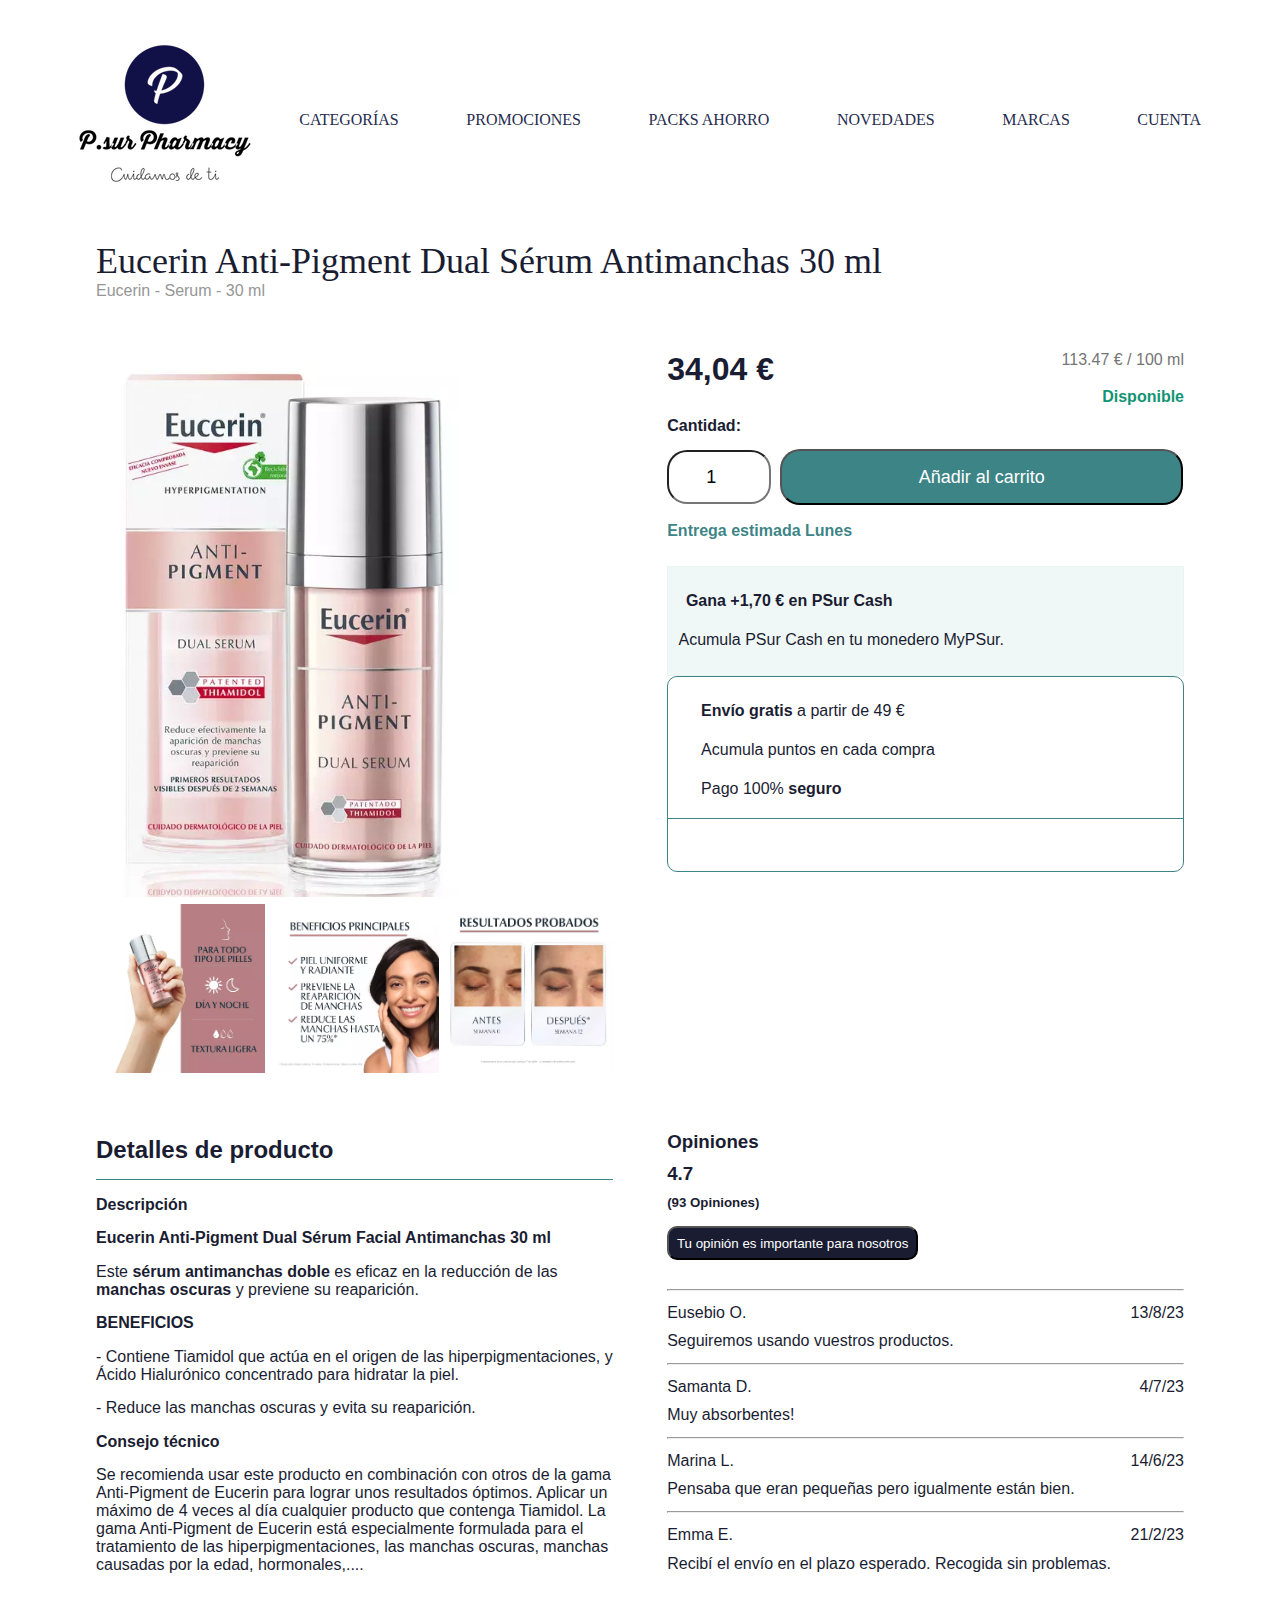
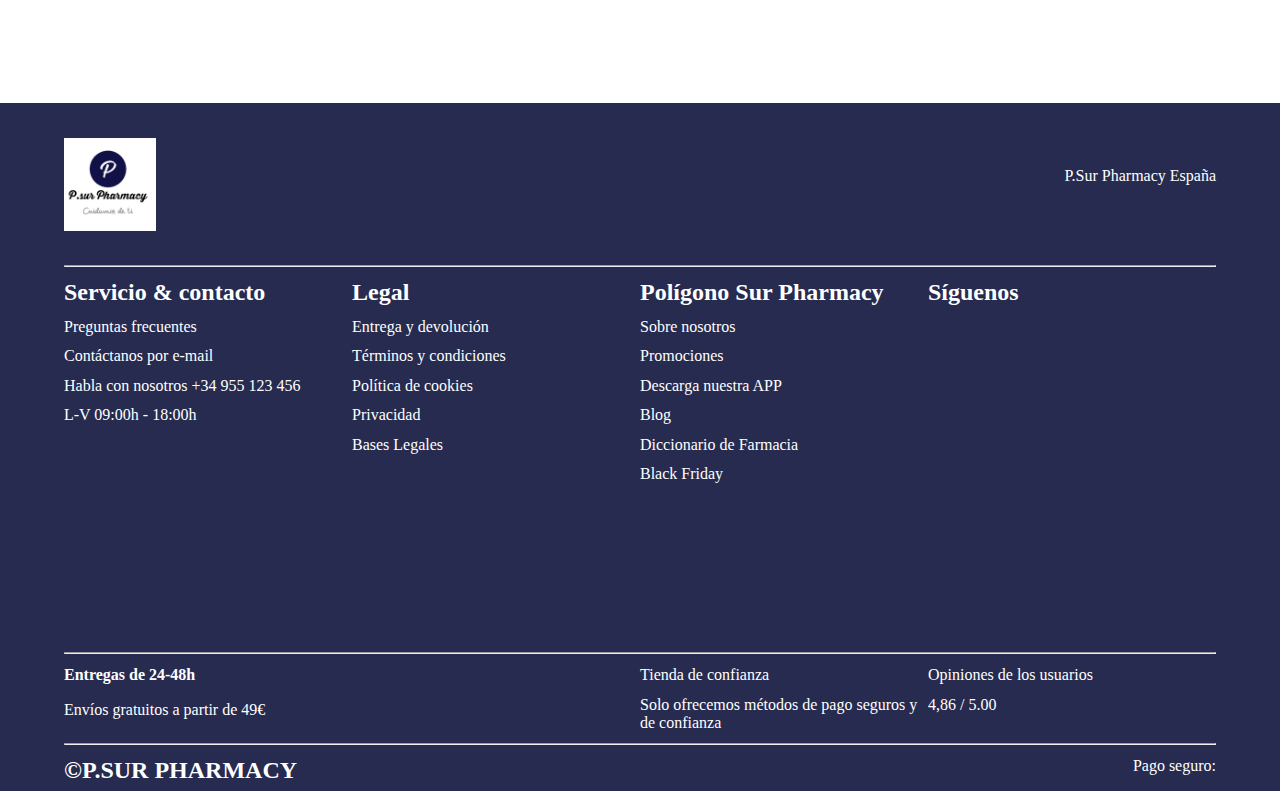
<file: proyecto html+css/p-eucerin.html>
<!DOCTYPE html>
<html lang="en">
<head>
    <meta charset="UTF-8">
    <meta name="viewport" content="width=device-width, initial-scale=1.0">
    <title>Eucerin Anti-Pigment Dual Sérum Antimanchas 30 ml | P.Sur Pharmacy</title>
    <link rel="stylesheet" href="proyectofarmacia.css">
    <link rel="stylesheet" href="https://cdnjs.cloudflare.com/ajax/libs/font-awesome/6.4.2/css/all.min.css" integrity="sha512-z3gLpd7yknf1YoNbCzqRKc4qyor8gaKU1qmn+CShxbuBusANI9QpRohGBreCFkKxLhei6S9CQXFEbbKuqLg0DA==" crossorigin="anonymous" referrerpolicy="no-referrer"/>
</head>
<body>

    <div class="container-menu">
        <div class="header">
            <div class="logo">
                <a href="index.html"><img src="Logo.jpg" alt="logotipo web"/></a>
            </div>
            <div class="menu-expansible">
                <ul>
                    <!-- Elemento del menú "Categorías" con un submenu-->
                    <li><a href="#">Categorías <i class="fa-solid fa-chevron-down"></i></a>
                        <ul class="submenu">
                            <!-- Elementos del submenú de "Categorías" -->
                            <li><a href="#">Productos de belleza</a></li>
                            <li><a href="#">Productos de cuidado personal</a></li>
                            <li><a href="#">Productos para bebé y mamá</a></li>
                            <li><a href="#">Complejos vitamínicos</a></li>
                            <li><a href="#">Herbolario online</a></li>
                            <li><a href="#">Productos dietéticos</a></li>
                        </ul>
                    </li>
                    <!-- Elemento del menú "Promociones" -->
                    <li><a href="#">Promociones</a></li>
                    <!-- Elemento del menú "Packs Ahorro" -->
                    <li><a href="#">Packs Ahorro</a></li>
                    <!-- Elemento del menú "Novedades" -->
                    <li><a href="#">Novedades</a></li>
                    <!-- Elemento del menú "Marcas" -->
                    <li><a href="#">Marcas</a></li>
        
                    <li class="login"><a href="#"><i class="fa-regular fa-user"></i> Cuenta </a>
                        <ul class="submenulogin">
                            <!-- Elementos del submenú "LOGIN" -->
                            <li><i class="fa-solid fa-user"></i> </li>
                            <li><input type="text" name="" id="usuario" placeholder="Usuario"></li>
                            <li><i class="fa-solid fa-lock"></i> </li>
                            <li><input type="password" name="" id="contraseña" placeholder="********"></li>
                            <li><a href=""><button>Acceder</button></a></li>
                            <li><h4>¿Nuevo cliente?</h4></li>
                            <li><p>Crea una cuenta en segundos.</p></li>
                            <li><a href="signup.html"><button>Crear Cuenta</button></a></li>
                            <li><p id="ó"><b> O usar </b></p></li>
                            <li><p id="parrafo-google-apple">
                                    <div class="google-apple">
                                        <button><i class="fa-brands fa-google fa-2xl"></i></button>
                                        <button><i class="fa-brands fa-apple fa-2xl"></i></button>
                                    </div>
                                </p>
                            </li>
                        </ul>
                    </li>
                </ul>
            </div>
        </div>
    </div>


        
    <div class="prod-contenedor">
        <div class="prod-iraltone"> <!--Grid 4 filas x 2 columnas

                                        titulo titulo   
                                        imagen compra
                                        imagen compra
                                        detalles opiniones           -->
            <div class="titulo">
                <h1>Eucerin Anti-Pigment Dual Sérum Antimanchas 30 ml</h1>
                <p><a href="">Eucerin</a> - Serum - 30 ml</p>
            </div>

            <div class="imagen">
                <img id="img1m" src="p-eucerin.webp" alt="">
                <img id="img2" src="p-eucerin2.webp" alt="">
                <img id="img3" src="p-eucerin3.webp" alt="">
                <img id="img4" src="p-eucerin4.webp" alt="">
            </div>

            <div class="compra">
                <div class="precio">
                    <h2>34,04 €</h2>
                    <h4>113.47 € / 100 ml</h4>
                </div>

                <div class="cantidad">
                    <h4>Disponible</h4>
                    
                        <label for="precio"><h4>Cantidad: </h4></label>
                        <input type="number" name="cantidad" min="1" max="20"
                        step="1"
                        value="1" />
                        <button><i class="fa-solid fa-basket-shopping" style="color: white;"></i> Añadir al carrito</button>
                    
                </div>

                <div class="psur-cash">
                    <h4><i class="fa-solid fa-truck-fast"></i> Entrega estimada Lunes</h4>
                    <div class="cash">
                        <p><i class="fa-solid fa-coins"></i> <b>Gana +1,70 € en PSur Cash</b></p>
                        <p>Acumula PSur Cash en tu monedero MyPSur.</p>
                    </div>
                </div>

                <div class="envio">
                    <div class="envio-detalle">
                        <p><i class="fa-solid fa-box" style="color:rgba(48, 124, 126, 0.938);"></i> <b>Envío gratis</b> a partir de 49 €</p>
                        <p><i class="fa-solid fa-coins" style="color: rgba(48, 124, 126, 0.938);"></i> Acumula puntos en cada compra</p>
                        <p><i class="fa-solid fa-lock" style="color:rgba(48, 124, 126, 0.938);"></i> Pago 100% <b>seguro</b></p>
                        <div class="tarjetas">
                            <p><i class="fa-brands fa-cc-visa fa-2xl"></i> <i class="fa-brands fa-cc-mastercard fa-2xl"></i> <i class="fa-brands fa-cc-amex fa-2xl"></i> <i class="fa-brands fa-cc-paypal fa-2xl"></i></p>
                        </div>
                    </div>
                </div>
            </div>

            <div class="detalles">
                <div class="detalles-contenido">
                    <h2>Detalles de producto</h2>
                    <h4><i class="fa-solid fa-file-lines"></i> Descripción</h4>
                    <p><b>Eucerin Anti-Pigment Dual Sérum Facial Antimanchas 30 ml</b></p>
                    <p>Este <b>sérum antimanchas doble</b> es eficaz en la reducción de las <b>manchas oscuras</b> y previene su reaparición.</p>
                    <p><b>BENEFICIOS</b></p>
                    <p>- Contiene Tiamidol que actúa en el origen de las hiperpigmentaciones, y Ácido Hialurónico concentrado para hidratar la piel.</p>
                    <p>- Reduce las manchas oscuras y evita su reaparición.</p>
                    <p><b>Consejo técnico</b></p>
                    <p>Se recomienda usar este producto en combinación con otros de la gama Anti-Pigment de Eucerin para lograr unos resultados óptimos. Aplicar un máximo de 4 veces al día cualquier producto que contenga Tiamidol. La gama Anti-Pigment de Eucerin está especialmente formulada para el tratamiento de las hiperpigmentaciones, las manchas oscuras, manchas causadas por la edad, hormonales,....</p>
                </div>
            </div>



            <div class="opiniones-prod">
                <h3>Opiniones</h3>
                <h3>4.7</h3>
                <h3><i class="fa-solid fa-star" style="color: yellow;"></i><i class="fa-solid fa-star" style="color: yellow;"></i><i class="fa-solid fa-star" style="color: yellow;"></i><i class="fa-solid fa-star" style="color: yellow;"></i><i class="fa-solid fa-star" style="color: yellow;"></i></h3>
                <h5>(93 Opiniones)</h5>
                <button>Tu opinión es importante para nosotros</button>
                <hr/>
                <div class="usuario-fecha">
                    <p><i class="fa-solid fa-star" style="color: yellow;"></i> <i class="fa-solid fa-star" style="color: yellow;"></i> <i class="fa-solid fa-star" style="color: yellow;"></i> <i class="fa-solid fa-star" style="color: yellow;"></i> <i class="fa-solid fa-star" style="color: yellow;"></i> Eusebio O.</p>
                    <p>13/8/23</p>
                </div>
                <p>Seguiremos usando vuestros productos.</p>
                <hr/>
                <div class="usuario-fecha">
                    <p><i class="fa-solid fa-star" style="color: yellow;"></i> <i class="fa-solid fa-star" style="color: yellow;"></i> <i class="fa-solid fa-star" style="color: yellow;"></i> <i class="fa-solid fa-star" style="color: yellow;"></i> <i class="fa-solid fa-star" style="color: yellow;"></i> Samanta D.</p>
                    <p>4/7/23</p>
                </div>
                <p>Muy absorbentes!</p>
                <hr/>
                <div class="usuario-fecha">
                    <p><i class="fa-solid fa-star" style="color: yellow;"></i> <i class="fa-solid fa-star" style="color: yellow;"></i> <i class="fa-solid fa-star" style="color: yellow;"></i> <i class="fa-solid fa-star" style="color: yellow;"></i> <i class="fa-solid fa-star" style="color: yellow;"></i> Marina L.</p>
                    <p>14/6/23</p>
                </div>
                <p>Pensaba que eran pequeñas pero igualmente están bien.</p>
                <hr/>
                <div class="usuario-fecha">
                    <p><i class="fa-solid fa-star" style="color: yellow;"></i> <i class="fa-solid fa-star" style="color: yellow;"></i> <i class="fa-solid fa-star" style="color: yellow;"></i> <i class="fa-solid fa-star" style="color: yellow;"></i> <i class="fa-solid fa-star" style="color: yellow;"></i> Emma E.</p>
                    <p>21/2/23</p>
                </div>
                <p>Recibí el envío en el plazo esperado. Recogida sin problemas.</p>

            </div>
        </div>
    </div>







    <div class="footer">
        <div class="contenedorpie">

            <div class="mifarma">
                <img src="Logo.jpg" alt="">
                <p>P.Sur Pharmacy España</p>
            </div>
            <div class="linea-top">
                <hr/>
            </div>
            

            <div class="servicio">
                <h2>Servicio & contacto</h2>
                <p><a href="">Preguntas frecuentes</a></p>
                <p><a href="">Contáctanos por e-mail</a></p>
                <p><a href="">Habla con nosotros +34 955 123 456</a></p>
                <p>L-V 09:00h - 18:00h</p>
                <iframe class="mapa" src="https://www.google.com/maps/embed?pb=!1m18!1m12!1m3!1d6342.763463510203!2d-5.980508029460926!3d37.357143493999416!2m3!1f0!2f0!3f0!3m2!1i1024!2i768!4f13.1!3m3!1m2!1s0xd126e6324845c63%3A0xec11c55d97d1a400!2sFarmacia!5e0!3m2!1ses!2ses!4v1700120217539!5m2!1ses!2ses" width="600" height="450" style="border:0;" allowfullscreen="" loading="lazy" referrerpolicy="no-referrer-when-downgrade"></iframe>
            </div>

            <div class="legal">
                <h2>Legal</h2>
                <p><a href="">Entrega y devolución</a></p>
                <p><a href="">Términos y condiciones</a></p>
                <p><a href="">Política de cookies</a></p>
                <p><a href="">Privacidad</a></p>
                <p><a href="">Bases Legales</a></p>
            </div>

            <div class="psur">
                <h2>Polígono Sur Pharmacy</h2>
                <p><a href="">Sobre nosotros</a></p>
                <p><a href="">Promociones</a></p>
                <p><a href="">Descarga nuestra APP</a></p>
                <p><a href="">Blog</a></p>
                <p><a href="">Diccionario de Farmacia</a></p>
                <p><a href="">Black Friday</a></p>
            </div>

            <div class="siguenos">
                <h2>Síguenos</h2>
                <p>
                <a href=""><i class="fa-brands fa-facebook fa-2xl"></i></a>
                <a href=""><i class="fa-brands fa-instagram fa-2xl"></i></a>
                <a href=""><i class="fa-brands fa-linkedin-in fa-2xl"></i></a>
                <a href=""><i class="fa-brands fa-pinterest fa-2xl"></i></a>
                </p>
                <p>
                <a href=""><i class="fa-brands fa-x-twitter fa-2xl"></i></a>
                <a href=""><i class="fa-brands fa-youtube fa-2xl"></i></a>
                <a href=""><i class="fa-brands fa-tiktok fa-2xl"></i></a>
                </p>
            </div>

            <div class="linea-medium">
                <hr/>
            </div>
            
            <div class="entregas">
                <h4><i class="fa-solid fa-truck-fast "></i> Entregas de 24-48h</h4>
                <p>Envíos gratuitos a partir de 49€</p>
                <p><i class="fa-brands fa-fedex fa-2xl"></i></p>
                <p><i class="fa-brands fa-dhl fa-2xl"></i></p>
                
            </div>

            <div class="confianza">
                <p><i class="fa-regular fa-circle-check"></i> Tienda de confianza</p>
                <p>Solo ofrecemos métodos de pago seguros y de confianza</p>
            </div>
            
            
            <div class="opiniones">
                <p>Opiniones de los usuarios</p>
                <p><i class="fa-brands fa-google fa-xl"></i> 4,86 / 5.00</p>
            </div>

            <div class="linea-bottom">
                <hr/>
            </div>

            <div class="pago">
                <h2>&copy;P.SUR PHARMACY</h2>
                <p><i class="fa-solid fa-lock"></i> Pago seguro: <i class="fa-brands fa-cc-visa fa-2xl"></i> <i class="fa-brands fa-cc-mastercard fa-2xl"></i> <i class="fa-brands fa-cc-amex fa-2xl"></i> <i class="fa-brands fa-cc-paypal fa-2xl"></i></p>
            </div>
        </div>
    </div>

</body>
</html>
</file>
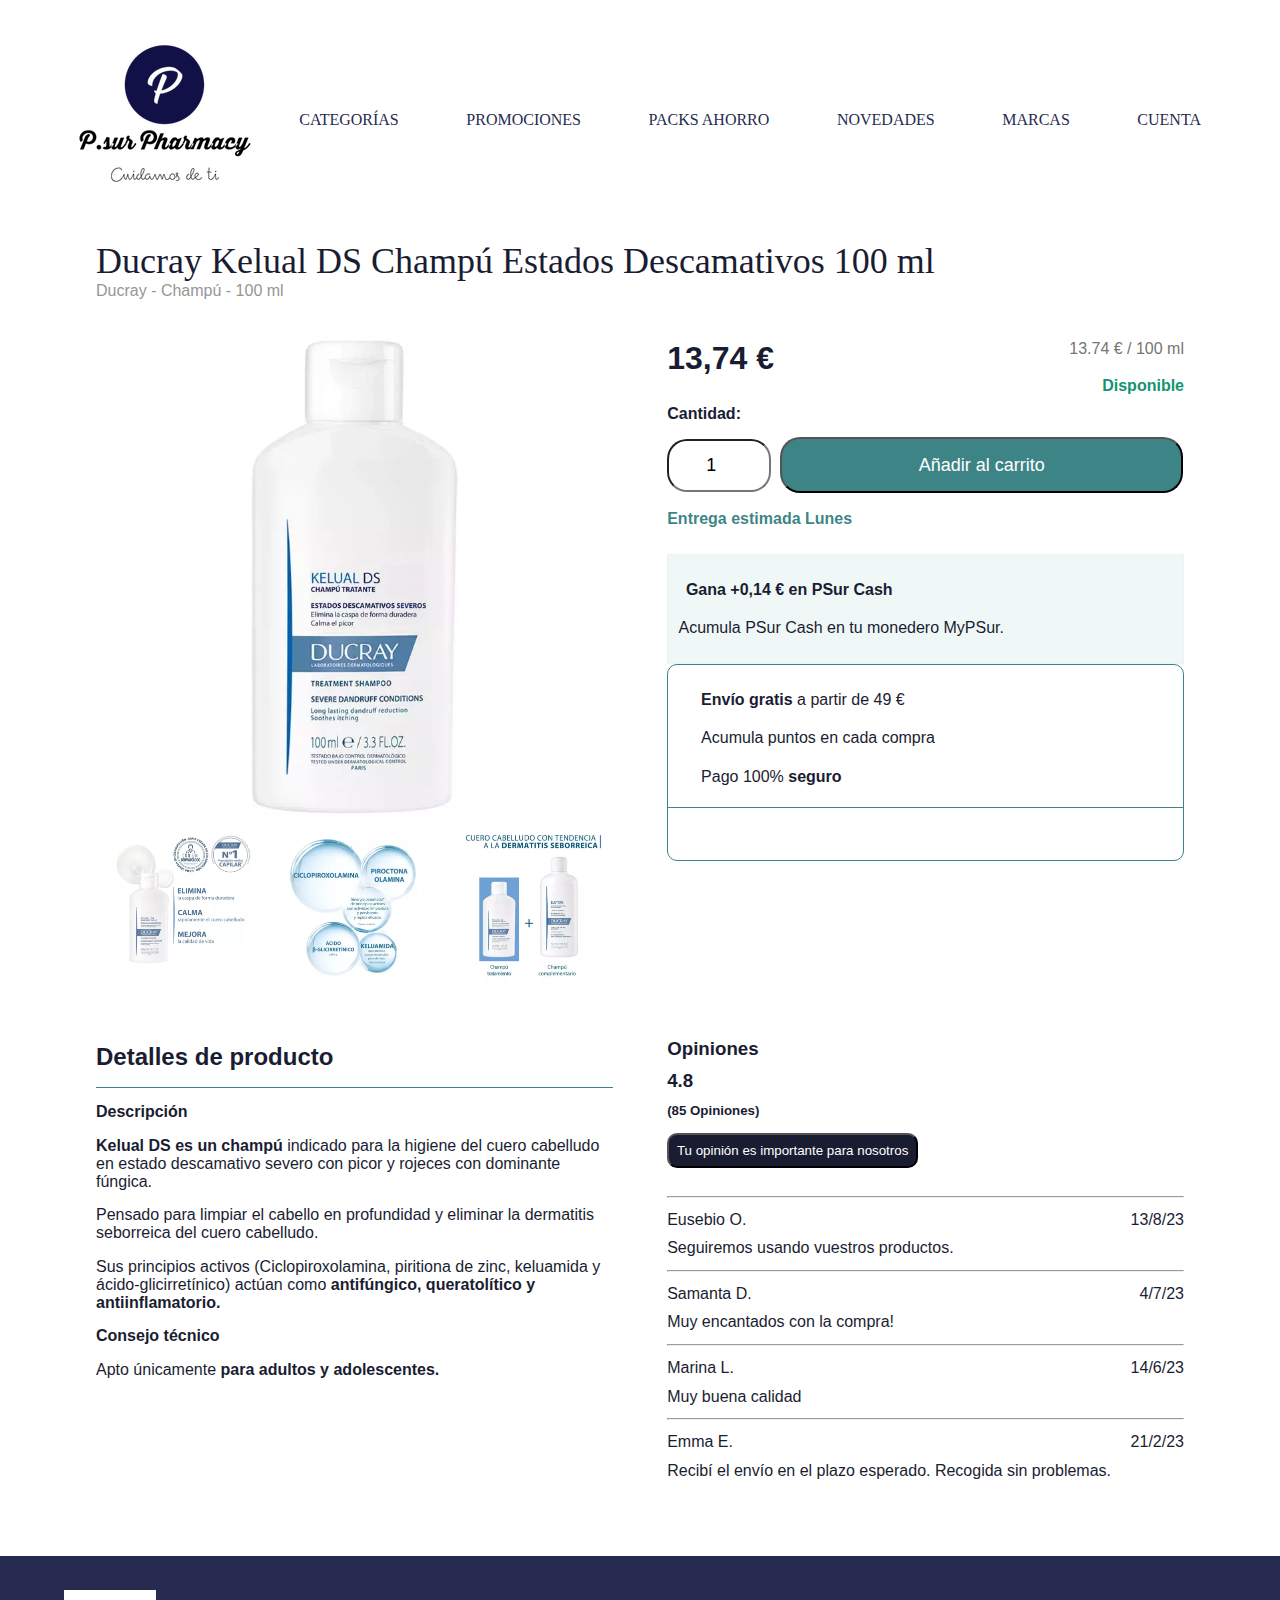
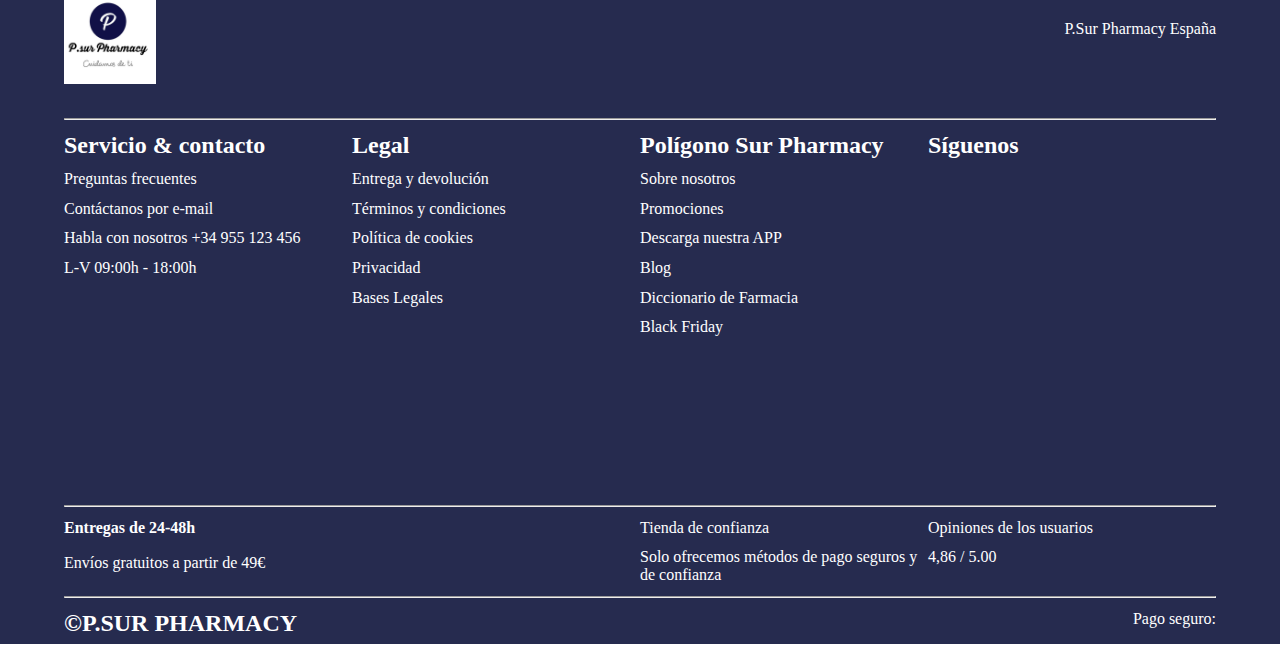
<file: proyecto html+css/p-fabre.html>
<!DOCTYPE html>
<html lang="en">
<head>
    <meta charset="UTF-8">
    <meta name="viewport" content="width=device-width, initial-scale=1.0">
    <title>Ducray Kelual DS Champú Estados Descamativos 100 ml | P.Sur Pharmacy</title>
    <link rel="stylesheet" href="proyectofarmacia.css">
    <link rel="stylesheet" href="https://cdnjs.cloudflare.com/ajax/libs/font-awesome/6.4.2/css/all.min.css" integrity="sha512-z3gLpd7yknf1YoNbCzqRKc4qyor8gaKU1qmn+CShxbuBusANI9QpRohGBreCFkKxLhei6S9CQXFEbbKuqLg0DA==" crossorigin="anonymous" referrerpolicy="no-referrer"/>
</head>
<body>

    <div class="container-menu">
        <div class="header">
            <div class="logo">
                <a href="index.html"><img src="Logo.jpg" alt="logotipo web"/></a>
            </div>
            <div class="menu-expansible">
                <ul>
                    <!-- Elemento del menú "Categorías" con un submenu-->
                    <li><a href="#">Categorías <i class="fa-solid fa-chevron-down"></i></a>
                        <ul class="submenu">
                            <!-- Elementos del submenú de "Categorías" -->
                            <li><a href="#">Productos de belleza</a></li>
                            <li><a href="#">Productos de cuidado personal</a></li>
                            <li><a href="#">Productos para bebé y mamá</a></li>
                            <li><a href="#">Complejos vitamínicos</a></li>
                            <li><a href="#">Herbolario online</a></li>
                            <li><a href="#">Productos dietéticos</a></li>
                        </ul>
                    </li>
                    <!-- Elemento del menú "Promociones" -->
                    <li><a href="#">Promociones</a></li>
                    <!-- Elemento del menú "Packs Ahorro" -->
                    <li><a href="#">Packs Ahorro</a></li>
                    <!-- Elemento del menú "Novedades" -->
                    <li><a href="#">Novedades</a></li>
                    <!-- Elemento del menú "Marcas" -->
                    <li><a href="#">Marcas</a></li>
        
                    <li class="login"><a href="#"><i class="fa-regular fa-user"></i> Cuenta </a>
                        <ul class="submenulogin">
                            <!-- Elementos del submenú "LOGIN" -->
                            <li><i class="fa-solid fa-user"></i> </li>
                            <li><input type="text" name="" id="usuario" placeholder="Usuario"></li>
                            <li><i class="fa-solid fa-lock"></i> </li>
                            <li><input type="password" name="" id="contraseña" placeholder="********"></li>
                            <li><a href=""><button>Acceder</button></a></li>
                            <li><h4>¿Nuevo cliente?</h4></li>
                            <li><p>Crea una cuenta en segundos.</p></li>
                            <li><a href="signup.html"><button>Crear Cuenta</button></a></li>
                            <li><p id="ó"><b> O usar </b></p></li>
                            <li><p id="parrafo-google-apple">
                                    <div class="google-apple">
                                        <button><i class="fa-brands fa-google fa-2xl"></i></button>
                                        <button><i class="fa-brands fa-apple fa-2xl"></i></button>
                                    </div>
                                </p>
                            </li>
                        </ul>
                    </li>
                </ul>
            </div>
        </div>
    </div>


        
    <div class="prod-contenedor">
        <div class="prod-iraltone"> <!--Grid 4 filas x 2 columnas

                                        titulo titulo   
                                        imagen compra
                                        imagen compra
                                        detalles opiniones          -->
            <div class="titulo">
                <h1>Ducray Kelual DS Champú Estados Descamativos 100 ml</h1>
                <p><a href="">Ducray</a> - Champú - 100 ml</p>
            </div>

            <div class="imagen">
                <img id="img1" src="p-fabre.webp" alt="">
                <img id="img2" src="p-fabre2.webp" alt="">
                <img id="img3" src="p-fabre3.webp" alt="">
                <img id="img4" src="p-fabre4.webp" alt="">
            </div>

            <div class="compra">
                <div class="precio">
                    <h2>13,74 €</h2>
                    <h4>13.74 € / 100 ml</h4>
                </div>

                <div class="cantidad">
                    <h4>Disponible</h4>
                    
                        <label for="precio"><h4>Cantidad: </h4></label>
                        <input type="number" name="cantidad" min="1" max="20"
                        step="1"
                        value="1" />
                        <button><i class="fa-solid fa-basket-shopping" style="color: white;"></i> Añadir al carrito</button>
                    
                </div>

                <div class="psur-cash">
                    <h4><i class="fa-solid fa-truck-fast"></i> Entrega estimada Lunes</h4>
                    <div class="cash">
                        <p><i class="fa-solid fa-coins"></i> <b>Gana +0,14 € en PSur Cash</b></p>
                        <p>Acumula PSur Cash en tu monedero MyPSur.</p>
                    </div>
                </div>

                <div class="envio">
                    <div class="envio-detalle">
                        <p><i class="fa-solid fa-box" style="color:rgba(48, 124, 126, 0.938);"></i> <b>Envío gratis</b> a partir de 49 €</p>
                        <p><i class="fa-solid fa-coins" style="color: rgba(48, 124, 126, 0.938);"></i> Acumula puntos en cada compra</p>
                        <p><i class="fa-solid fa-lock" style="color:rgba(48, 124, 126, 0.938);"></i> Pago 100% <b>seguro</b></p>
                        <div class="tarjetas">
                            <p><i class="fa-brands fa-cc-visa fa-2xl"></i> <i class="fa-brands fa-cc-mastercard fa-2xl"></i> <i class="fa-brands fa-cc-amex fa-2xl"></i> <i class="fa-brands fa-cc-paypal fa-2xl"></i></p>
                        </div>
                    </div>
                </div>
            </div>

            <div class="detalles">
                <div class="detalles-contenido">
                    <h2>Detalles de producto</h2>
                    <h4><i class="fa-solid fa-file-lines"></i> Descripción</h4>
                    <p><b>Kelual DS es un champú</b> indicado para la higiene del cuero cabelludo en estado descamativo severo con picor y rojeces con dominante fúngica.</p>
                    <p>Pensado para limpiar el cabello en profundidad y eliminar la dermatitis seborreica del cuero cabelludo.</p>
                    <p>Sus principios activos (Ciclopiroxolamina, piritiona de zinc, keluamida y ácido-glicirretínico) actúan como <b>antifúngico, queratolítico y antiinflamatorio.</b></p>
                    <p><b>Consejo técnico</b></p>
                    <p>Apto únicamente <b>para adultos y adolescentes.</b></p>
                </div>
            </div>



            <div class="opiniones-prod">
                <h3>Opiniones</h3>
                <h3>4.8</h3>
                <h3><i class="fa-solid fa-star" style="color: yellow;"></i><i class="fa-solid fa-star" style="color: yellow;"></i><i class="fa-solid fa-star" style="color: yellow;"></i><i class="fa-solid fa-star" style="color: yellow;"></i><i class="fa-solid fa-star" style="color: yellow;"></i></h3>
                <h5>(85 Opiniones)</h5>
                <button>Tu opinión es importante para nosotros</button>
                <hr/>
                <div class="usuario-fecha">
                    <p><i class="fa-solid fa-star" style="color: yellow;"></i> <i class="fa-solid fa-star" style="color: yellow;"></i> <i class="fa-solid fa-star" style="color: yellow;"></i> <i class="fa-solid fa-star" style="color: yellow;"></i> <i class="fa-solid fa-star" style="color: yellow;"></i> Eusebio O.</p>
                    <p>13/8/23</p>
                </div>
                <p>Seguiremos usando vuestros productos.</p>
                <hr/>
                <div class="usuario-fecha">
                    <p><i class="fa-solid fa-star" style="color: yellow;"></i> <i class="fa-solid fa-star" style="color: yellow;"></i> <i class="fa-solid fa-star" style="color: yellow;"></i> <i class="fa-solid fa-star" style="color: yellow;"></i> <i class="fa-solid fa-star" style="color: yellow;"></i> Samanta D.</p>
                    <p>4/7/23</p>
                </div>
                <p>Muy encantados con la compra!</p>
                <hr/>
                <div class="usuario-fecha">
                    <p><i class="fa-solid fa-star" style="color: yellow;"></i> <i class="fa-solid fa-star" style="color: yellow;"></i> <i class="fa-solid fa-star" style="color: yellow;"></i> <i class="fa-solid fa-star" style="color: yellow;"></i> <i class="fa-solid fa-star" style="color: yellow;"></i> Marina L.</p>
                    <p>14/6/23</p>
                </div>
                <p>Muy buena calidad</p>
                <hr/>
                <div class="usuario-fecha">
                    <p><i class="fa-solid fa-star" style="color: yellow;"></i> <i class="fa-solid fa-star" style="color: yellow;"></i> <i class="fa-solid fa-star" style="color: yellow;"></i> <i class="fa-solid fa-star" style="color: yellow;"></i> <i class="fa-solid fa-star" style="color: yellow;"></i> Emma E.</p>
                    <p>21/2/23</p>
                </div>
                <p>Recibí el envío en el plazo esperado. Recogida sin problemas.</p>

            </div>
        </div>
    </div>







    <div class="footer">
        <div class="contenedorpie">

            <div class="mifarma">
                <img src="Logo.jpg" alt="">
                <p>P.Sur Pharmacy España</p>
            </div>
            <div class="linea-top">
                <hr/>
            </div>
            

            <div class="servicio">
                <h2>Servicio & contacto</h2>
                <p><a href="">Preguntas frecuentes</a></p>
                <p><a href="">Contáctanos por e-mail</a></p>
                <p><a href="">Habla con nosotros +34 955 123 456</a></p>
                <p>L-V 09:00h - 18:00h</p>
                <iframe class="mapa" src="https://www.google.com/maps/embed?pb=!1m18!1m12!1m3!1d6342.763463510203!2d-5.980508029460926!3d37.357143493999416!2m3!1f0!2f0!3f0!3m2!1i1024!2i768!4f13.1!3m3!1m2!1s0xd126e6324845c63%3A0xec11c55d97d1a400!2sFarmacia!5e0!3m2!1ses!2ses!4v1700120217539!5m2!1ses!2ses" width="600" height="450" style="border:0;" allowfullscreen="" loading="lazy" referrerpolicy="no-referrer-when-downgrade"></iframe>
            </div>

            <div class="legal">
                <h2>Legal</h2>
                <p><a href="">Entrega y devolución</a></p>
                <p><a href="">Términos y condiciones</a></p>
                <p><a href="">Política de cookies</a></p>
                <p><a href="">Privacidad</a></p>
                <p><a href="">Bases Legales</a></p>
            </div>

            <div class="psur">
                <h2>Polígono Sur Pharmacy</h2>
                <p><a href="">Sobre nosotros</a></p>
                <p><a href="">Promociones</a></p>
                <p><a href="">Descarga nuestra APP</a></p>
                <p><a href="">Blog</a></p>
                <p><a href="">Diccionario de Farmacia</a></p>
                <p><a href="">Black Friday</a></p>
            </div>

            <div class="siguenos">
                <h2>Síguenos</h2>
                <p>
                <a href=""><i class="fa-brands fa-facebook fa-2xl"></i></a>
                <a href=""><i class="fa-brands fa-instagram fa-2xl"></i></a>
                <a href=""><i class="fa-brands fa-linkedin-in fa-2xl"></i></a>
                <a href=""><i class="fa-brands fa-pinterest fa-2xl"></i></a>
                </p>
                <p>
                <a href=""><i class="fa-brands fa-x-twitter fa-2xl"></i></a>
                <a href=""><i class="fa-brands fa-youtube fa-2xl"></i></a>
                <a href=""><i class="fa-brands fa-tiktok fa-2xl"></i></a>
                </p>
            </div>

            <div class="linea-medium">
                <hr/>
            </div>
            
            <div class="entregas">
                <h4><i class="fa-solid fa-truck-fast "></i> Entregas de 24-48h</h4>
                <p>Envíos gratuitos a partir de 49€</p>
                <p><i class="fa-brands fa-fedex fa-2xl"></i></p>
                <p><i class="fa-brands fa-dhl fa-2xl"></i></p>
                
            </div>

            <div class="confianza">
                <p><i class="fa-regular fa-circle-check"></i> Tienda de confianza</p>
                <p>Solo ofrecemos métodos de pago seguros y de confianza</p>
            </div>
            
            
            <div class="opiniones">
                <p>Opiniones de los usuarios</p>
                <p><i class="fa-brands fa-google fa-xl"></i> 4,86 / 5.00</p>
            </div>

            <div class="linea-bottom">
                <hr/>
            </div>

            <div class="pago">
                <h2>&copy;P.SUR PHARMACY</h2>
                <p><i class="fa-solid fa-lock"></i> Pago seguro: <i class="fa-brands fa-cc-visa fa-2xl"></i> <i class="fa-brands fa-cc-mastercard fa-2xl"></i> <i class="fa-brands fa-cc-amex fa-2xl"></i> <i class="fa-brands fa-cc-paypal fa-2xl"></i></p>
            </div>
        </div>
    </div>

</body>
</html>
</file>
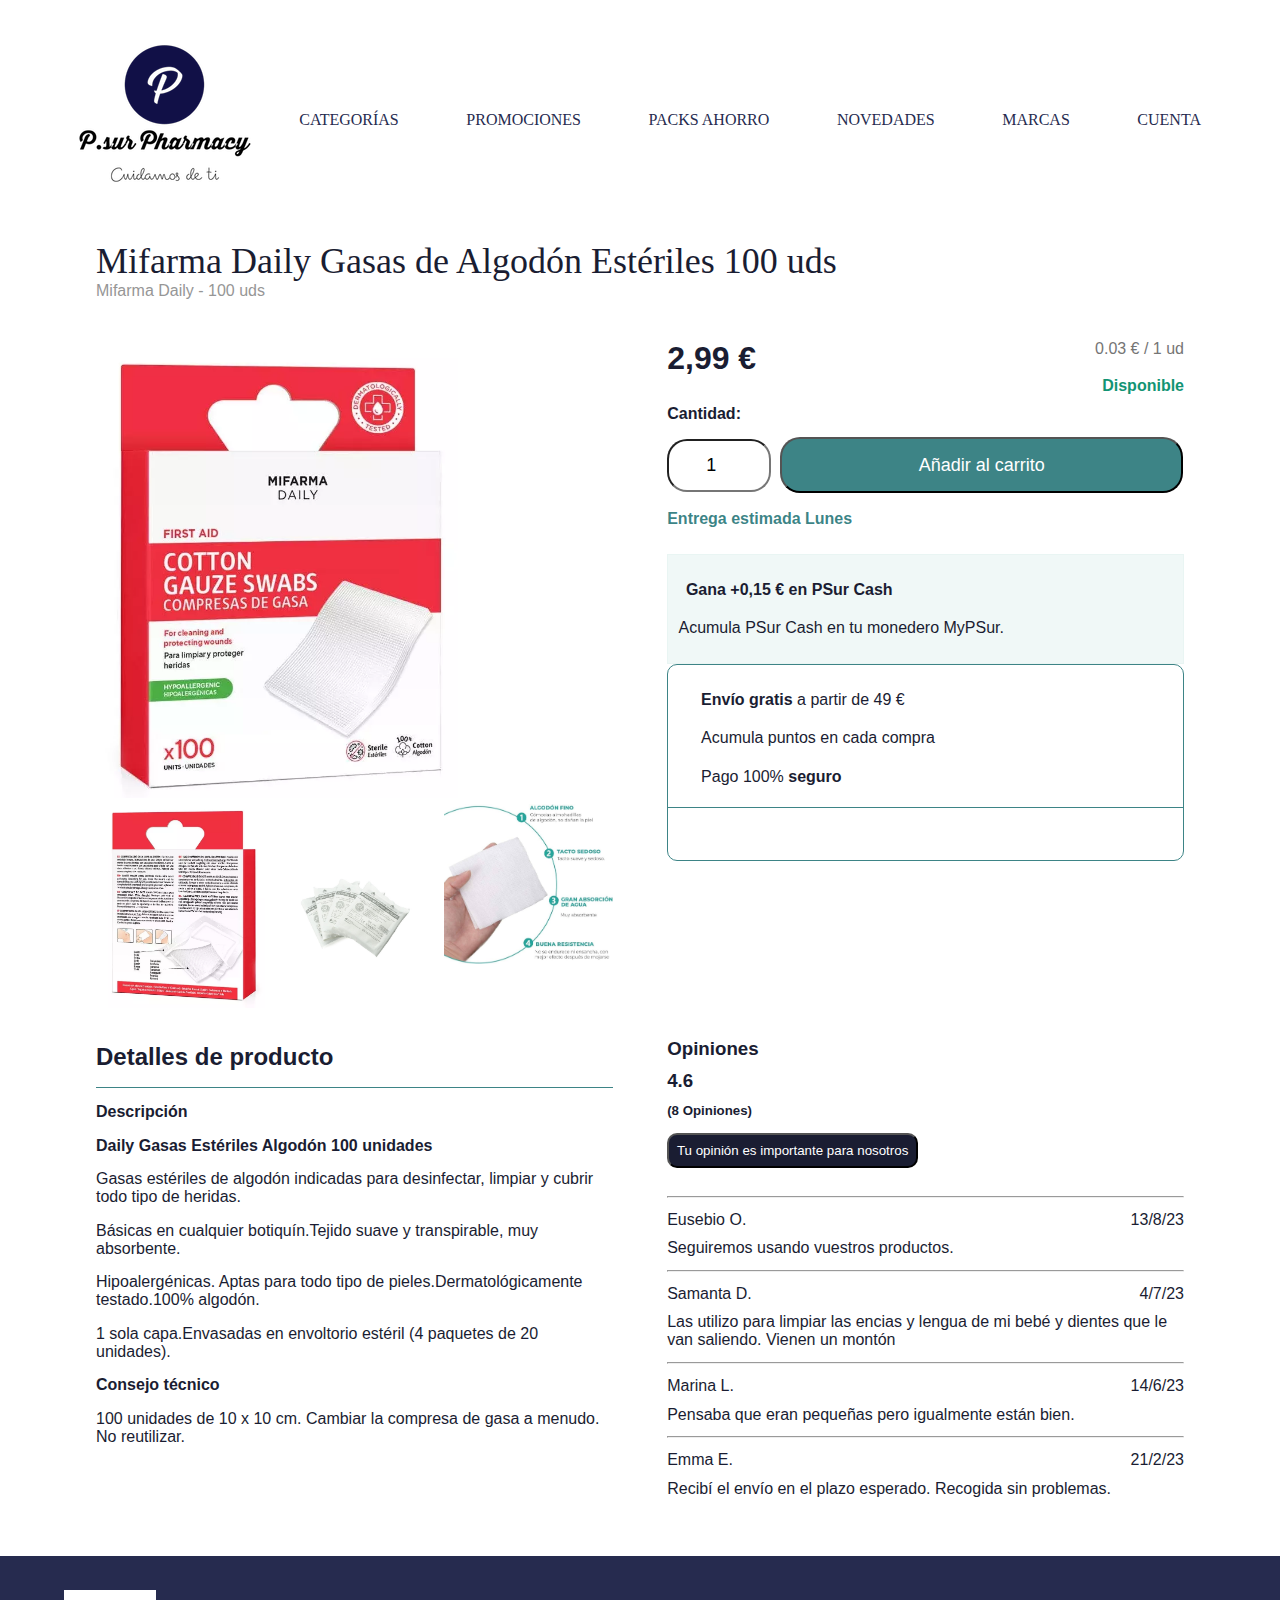
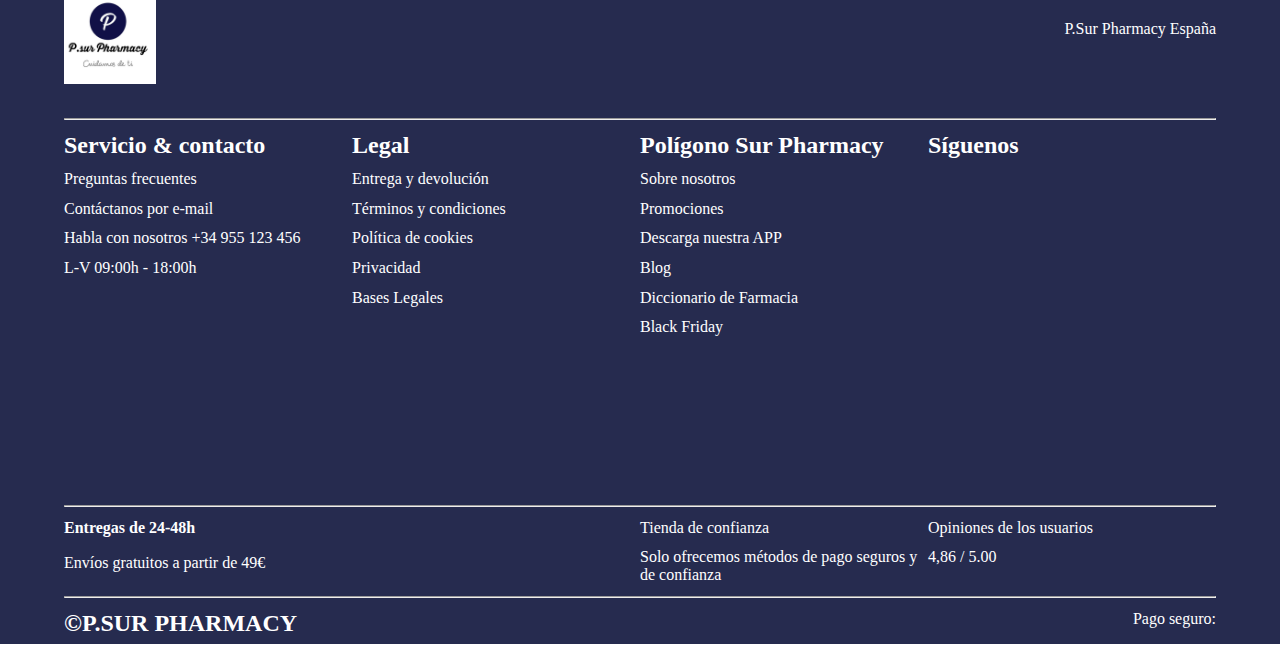
<file: proyecto html+css/p-gasas.html>
<!DOCTYPE html>
<html lang="en">
<head>
    <meta charset="UTF-8">
    <meta name="viewport" content="width=device-width, initial-scale=1.0">
    <title>Gasas de algodón | P.Sur Pharmacy</title>
    <link rel="stylesheet" href="proyectofarmacia.css">
    <link rel="stylesheet" href="https://cdnjs.cloudflare.com/ajax/libs/font-awesome/6.4.2/css/all.min.css" integrity="sha512-z3gLpd7yknf1YoNbCzqRKc4qyor8gaKU1qmn+CShxbuBusANI9QpRohGBreCFkKxLhei6S9CQXFEbbKuqLg0DA==" crossorigin="anonymous" referrerpolicy="no-referrer"/>
</head>
<body>

    <div class="container-menu">
        <div class="header">
            <div class="logo">
                <a href="index.html"><img src="Logo.jpg" alt="logotipo web"/></a>
            </div>
            <div class="menu-expansible">
                <ul>
                    <!-- Elemento del menú "Categorías" con un submenu-->
                    <li><a href="#">Categorías <i class="fa-solid fa-chevron-down"></i></a>
                        <ul class="submenu">
                            <!-- Elementos del submenú de "Categorías" -->
                            <li><a href="#">Productos de belleza</a></li>
                            <li><a href="#">Productos de cuidado personal</a></li>
                            <li><a href="#">Productos para bebé y mamá</a></li>
                            <li><a href="#">Complejos vitamínicos</a></li>
                            <li><a href="#">Herbolario online</a></li>
                            <li><a href="#">Productos dietéticos</a></li>
                        </ul>
                    </li>
                    <!-- Elemento del menú "Promociones" -->
                    <li><a href="#">Promociones</a></li>
                    <!-- Elemento del menú "Packs Ahorro" -->
                    <li><a href="#">Packs Ahorro</a></li>
                    <!-- Elemento del menú "Novedades" -->
                    <li><a href="#">Novedades</a></li>
                    <!-- Elemento del menú "Marcas" -->
                    <li><a href="#">Marcas</a></li>
        
                    <li class="login"><a href="#"><i class="fa-regular fa-user"></i> Cuenta </a>
                        <ul class="submenulogin">
                            <!-- Elementos del submenú "LOGIN" -->
                            <li><i class="fa-solid fa-user"></i> </li>
                            <li><input type="text" name="" id="usuario" placeholder="Usuario"></li>
                            <li><i class="fa-solid fa-lock"></i> </li>
                            <li><input type="password" name="" id="contraseña" placeholder="********"></li>
                            <li><a href=""><button>Acceder</button></a></li>
                            <li><h4>¿Nuevo cliente?</h4></li>
                            <li><p>Crea una cuenta en segundos.</p></li>
                            <li><a href="signup.html"><button>Crear Cuenta</button></a></li>
                            <li><p id="ó"><b> O usar </b></p></li>
                            <li><p id="parrafo-google-apple">
                                    <div class="google-apple">
                                        <button><i class="fa-brands fa-google fa-2xl"></i></button>
                                        <button><i class="fa-brands fa-apple fa-2xl"></i></button>
                                    </div>
                                </p>
                            </li>
                        </ul>
                    </li>
                </ul>
            </div>
        </div>
    </div>


        
    <div class="prod-contenedor">
        <div class="prod-iraltone"> <!--Grid 4 filas x 2 columnas

                                        titulo titulo   
                                        imagen compra
                                        imagen compra
                                        detalles opiniones           -->
            <div class="titulo">
                <h1>Mifarma Daily Gasas de Algodón Estériles 100 uds</h1>
                <p><a href="">Mifarma Daily</a> - 100 uds</p>
            </div>

            <div class="imagen">
                <img id="img1m" src="p-gasas.webp" alt="">
                <img id="img2" src="p-gasas2.webp" alt="">
                <img id="img3" src="p-gasas3.jpg" alt="">
                <img id="img4" src="p-gasas4.jpg" alt="">
            </div>

            <div class="compra">
                <div class="precio">
                    <h2>2,99 €</h2>
                    <h4>0.03 € / 1 ud</h4>
                </div>

                <div class="cantidad">
                    <h4>Disponible</h4>
                    
                        <label for="precio"><h4>Cantidad: </h4></label>
                        <input type="number" name="cantidad" min="1" max="20"
                        step="1"
                        value="1" />
                        <button><i class="fa-solid fa-basket-shopping" style="color: white;"></i> Añadir al carrito</button>
                    
                </div>

                <div class="psur-cash">
                    <h4><i class="fa-solid fa-truck-fast"></i> Entrega estimada Lunes</h4>
                    <div class="cash">
                        <p><i class="fa-solid fa-coins"></i> <b>Gana +0,15 € en PSur Cash</b></p>
                        <p>Acumula PSur Cash en tu monedero MyPSur.</p>
                    </div>
                </div>

                <div class="envio">
                    <div class="envio-detalle">
                        <p><i class="fa-solid fa-box" style="color:rgba(48, 124, 126, 0.938);"></i> <b>Envío gratis</b> a partir de 49 €</p>
                        <p><i class="fa-solid fa-coins" style="color: rgba(48, 124, 126, 0.938);"></i> Acumula puntos en cada compra</p>
                        <p><i class="fa-solid fa-lock" style="color:rgba(48, 124, 126, 0.938);"></i> Pago 100% <b>seguro</b></p>
                        <div class="tarjetas">
                            <p><i class="fa-brands fa-cc-visa fa-2xl"></i> <i class="fa-brands fa-cc-mastercard fa-2xl"></i> <i class="fa-brands fa-cc-amex fa-2xl"></i> <i class="fa-brands fa-cc-paypal fa-2xl"></i></p>
                        </div>
                    </div>
                </div>
            </div>

            <div class="detalles">
                <div class="detalles-contenido">
                    <h2>Detalles de producto</h2>
                    <h4><i class="fa-solid fa-file-lines"></i> Descripción</h4>
                    <p><b>Daily Gasas Estériles Algodón 100 unidades</b></p>
                    <p>Gasas estériles de algodón indicadas para desinfectar, limpiar y cubrir todo tipo de heridas.</p>
                    <p>Básicas en cualquier botiquín.Tejido suave y transpirable, muy absorbente.</p>
                    <p>Hipoalergénicas. Aptas para todo tipo de pieles.Dermatológicamente testado.100% algodón.</p>
                    <p>1 sola capa.Envasadas en envoltorio estéril (4 paquetes de 20 unidades).</p>
                    <p><b>Consejo técnico</b></p>
                    <p>100 unidades de 10 x 10 cm. Cambiar la compresa de gasa a menudo. No reutilizar.</p>
                </div>
            </div>



            <div class="opiniones-prod">
                <h3>Opiniones</h3>
                <h3>4.6</h3>
                <h3><i class="fa-solid fa-star" style="color: yellow;"></i><i class="fa-solid fa-star" style="color: yellow;"></i><i class="fa-solid fa-star" style="color: yellow;"></i><i class="fa-solid fa-star" style="color: yellow;"></i><i class="fa-solid fa-star" style="color: yellow;"></i></h3>
                <h5>(8 Opiniones)</h5>
                <button>Tu opinión es importante para nosotros</button>
                <hr/>
                <div class="usuario-fecha">
                    <p><i class="fa-solid fa-star" style="color: yellow;"></i> <i class="fa-solid fa-star" style="color: yellow;"></i> <i class="fa-solid fa-star" style="color: yellow;"></i> <i class="fa-solid fa-star" style="color: yellow;"></i> <i class="fa-solid fa-star" style="color: yellow;"></i> Eusebio O.</p>
                    <p>13/8/23</p>
                </div>
                <p>Seguiremos usando vuestros productos.</p>
                <hr/>
                <div class="usuario-fecha">
                    <p><i class="fa-solid fa-star" style="color: yellow;"></i> <i class="fa-solid fa-star" style="color: yellow;"></i> <i class="fa-solid fa-star" style="color: yellow;"></i> <i class="fa-solid fa-star" style="color: yellow;"></i> <i class="fa-solid fa-star" style="color: yellow;"></i> Samanta D.</p>
                    <p>4/7/23</p>
                </div>
                <p>Las utilizo para limpiar las encias y lengua de mi bebé y dientes que le van saliendo. Vienen un montón</p>
                <hr/>
                <div class="usuario-fecha">
                    <p><i class="fa-solid fa-star" style="color: yellow;"></i> <i class="fa-solid fa-star" style="color: yellow;"></i> <i class="fa-solid fa-star" style="color: yellow;"></i> <i class="fa-solid fa-star" style="color: yellow;"></i> <i class="fa-solid fa-star" style="color: yellow;"></i> Marina L.</p>
                    <p>14/6/23</p>
                </div>
                <p>Pensaba que eran pequeñas pero igualmente están bien.</p>
                <hr/>
                <div class="usuario-fecha">
                    <p><i class="fa-solid fa-star" style="color: yellow;"></i> <i class="fa-solid fa-star" style="color: yellow;"></i> <i class="fa-solid fa-star" style="color: yellow;"></i> <i class="fa-solid fa-star" style="color: yellow;"></i> <i class="fa-solid fa-star" style="color: yellow;"></i> Emma E.</p>
                    <p>21/2/23</p>
                </div>
                <p>Recibí el envío en el plazo esperado. Recogida sin problemas.</p>

            </div>
        </div>
    </div>







    <div class="footer">
        <div class="contenedorpie">

            <div class="mifarma">
                <img src="Logo.jpg" alt="">
                <p>P.Sur Pharmacy España</p>
            </div>
            <div class="linea-top">
                <hr/>
            </div>
            

            <div class="servicio">
                <h2>Servicio & contacto</h2>
                <p><a href="">Preguntas frecuentes</a></p>
                <p><a href="">Contáctanos por e-mail</a></p>
                <p><a href="">Habla con nosotros +34 955 123 456</a></p>
                <p>L-V 09:00h - 18:00h</p>
                <iframe class="mapa" src="https://www.google.com/maps/embed?pb=!1m18!1m12!1m3!1d6342.763463510203!2d-5.980508029460926!3d37.357143493999416!2m3!1f0!2f0!3f0!3m2!1i1024!2i768!4f13.1!3m3!1m2!1s0xd126e6324845c63%3A0xec11c55d97d1a400!2sFarmacia!5e0!3m2!1ses!2ses!4v1700120217539!5m2!1ses!2ses" width="600" height="450" style="border:0;" allowfullscreen="" loading="lazy" referrerpolicy="no-referrer-when-downgrade"></iframe>
            </div>

            <div class="legal">
                <h2>Legal</h2>
                <p><a href="">Entrega y devolución</a></p>
                <p><a href="">Términos y condiciones</a></p>
                <p><a href="">Política de cookies</a></p>
                <p><a href="">Privacidad</a></p>
                <p><a href="">Bases Legales</a></p>
            </div>

            <div class="psur">
                <h2>Polígono Sur Pharmacy</h2>
                <p><a href="">Sobre nosotros</a></p>
                <p><a href="">Promociones</a></p>
                <p><a href="">Descarga nuestra APP</a></p>
                <p><a href="">Blog</a></p>
                <p><a href="">Diccionario de Farmacia</a></p>
                <p><a href="">Black Friday</a></p>
            </div>

            <div class="siguenos">
                <h2>Síguenos</h2>
                <p>
                <a href=""><i class="fa-brands fa-facebook fa-2xl"></i></a>
                <a href=""><i class="fa-brands fa-instagram fa-2xl"></i></a>
                <a href=""><i class="fa-brands fa-linkedin-in fa-2xl"></i></a>
                <a href=""><i class="fa-brands fa-pinterest fa-2xl"></i></a>
                </p>
                <p>
                <a href=""><i class="fa-brands fa-x-twitter fa-2xl"></i></a>
                <a href=""><i class="fa-brands fa-youtube fa-2xl"></i></a>
                <a href=""><i class="fa-brands fa-tiktok fa-2xl"></i></a>
                </p>
            </div>

            <div class="linea-medium">
                <hr/>
            </div>
            
            <div class="entregas">
                <h4><i class="fa-solid fa-truck-fast "></i> Entregas de 24-48h</h4>
                <p>Envíos gratuitos a partir de 49€</p>
                <p><i class="fa-brands fa-fedex fa-2xl"></i></p>
                <p><i class="fa-brands fa-dhl fa-2xl"></i></p>
                
            </div>

            <div class="confianza">
                <p><i class="fa-regular fa-circle-check"></i> Tienda de confianza</p>
                <p>Solo ofrecemos métodos de pago seguros y de confianza</p>
            </div>
            
            
            <div class="opiniones">
                <p>Opiniones de los usuarios</p>
                <p><i class="fa-brands fa-google fa-xl"></i> 4,86 / 5.00</p>
            </div>

            <div class="linea-bottom">
                <hr/>
            </div>

            <div class="pago">
                <h2>&copy;P.SUR PHARMACY</h2>
                <p><i class="fa-solid fa-lock"></i> Pago seguro: <i class="fa-brands fa-cc-visa fa-2xl"></i> <i class="fa-brands fa-cc-mastercard fa-2xl"></i> <i class="fa-brands fa-cc-amex fa-2xl"></i> <i class="fa-brands fa-cc-paypal fa-2xl"></i></p>
            </div>
        </div>
    </div>

</body>
</html>
</file>
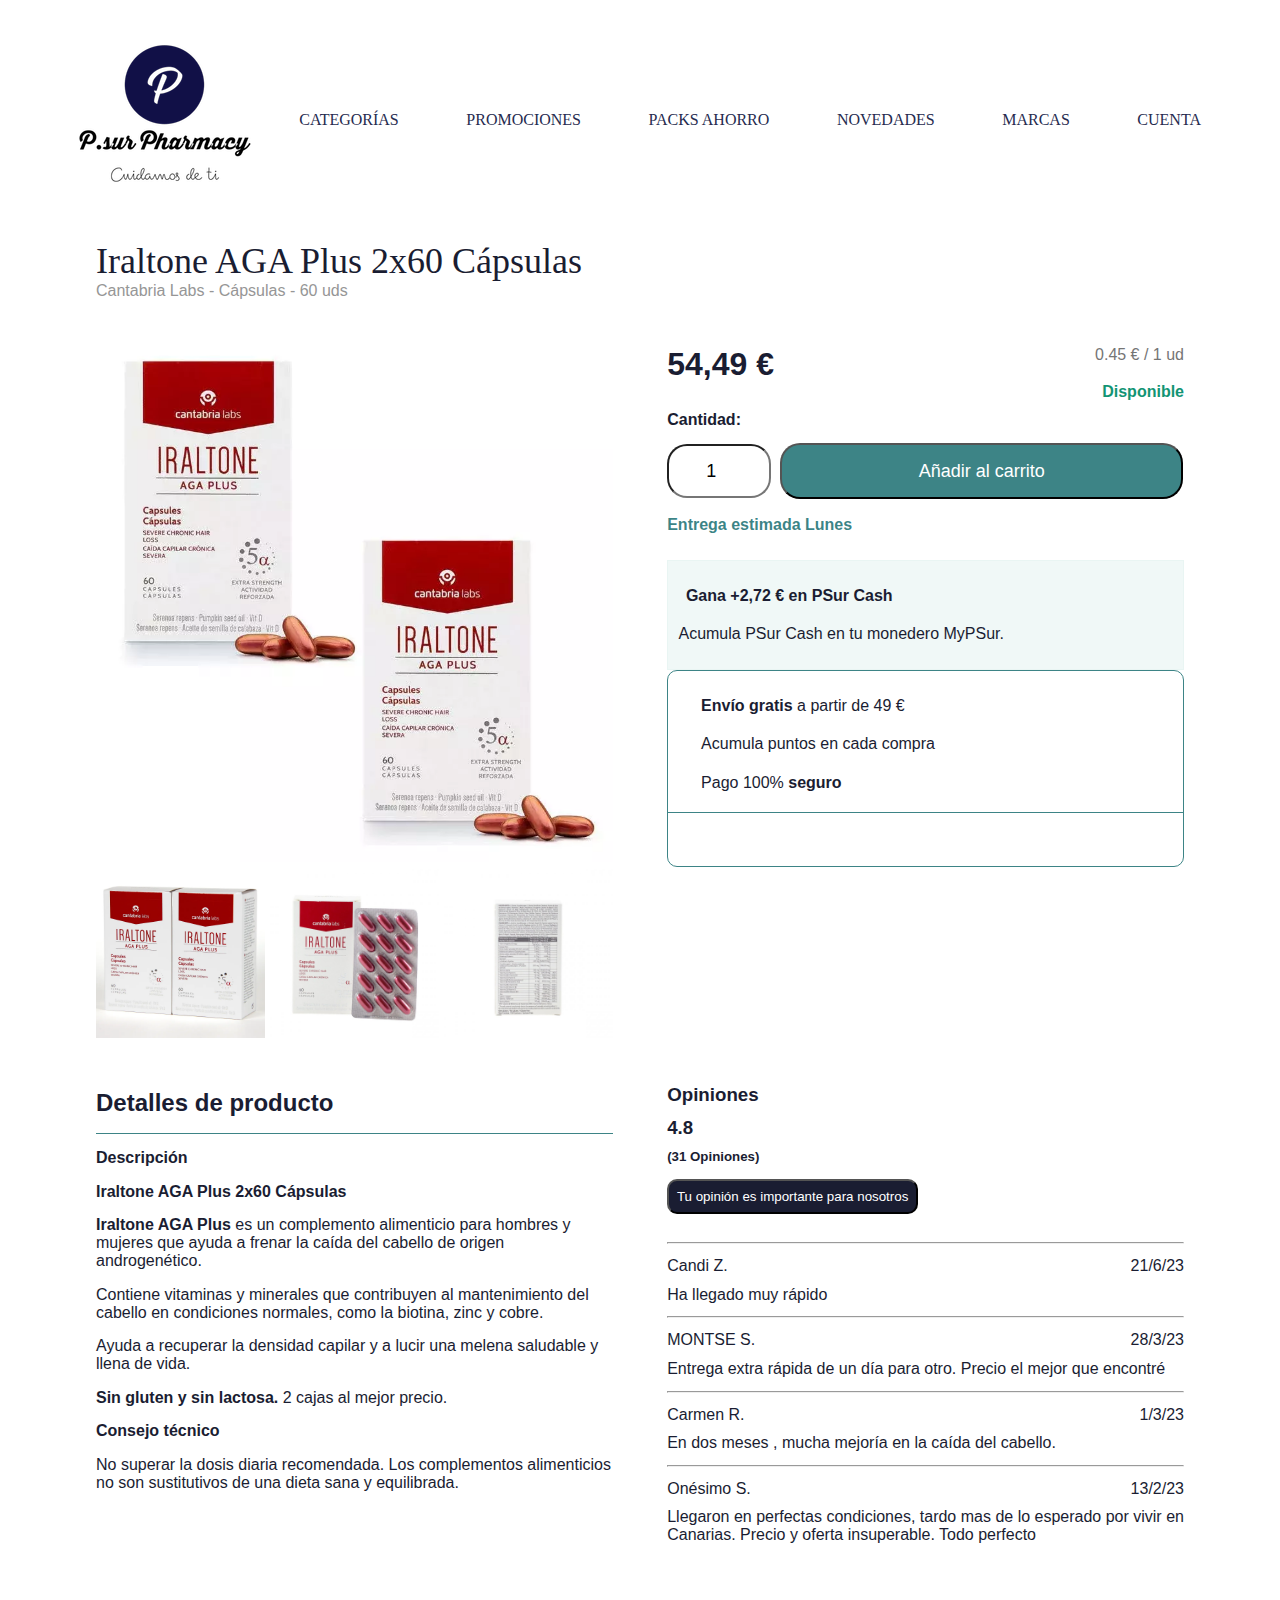
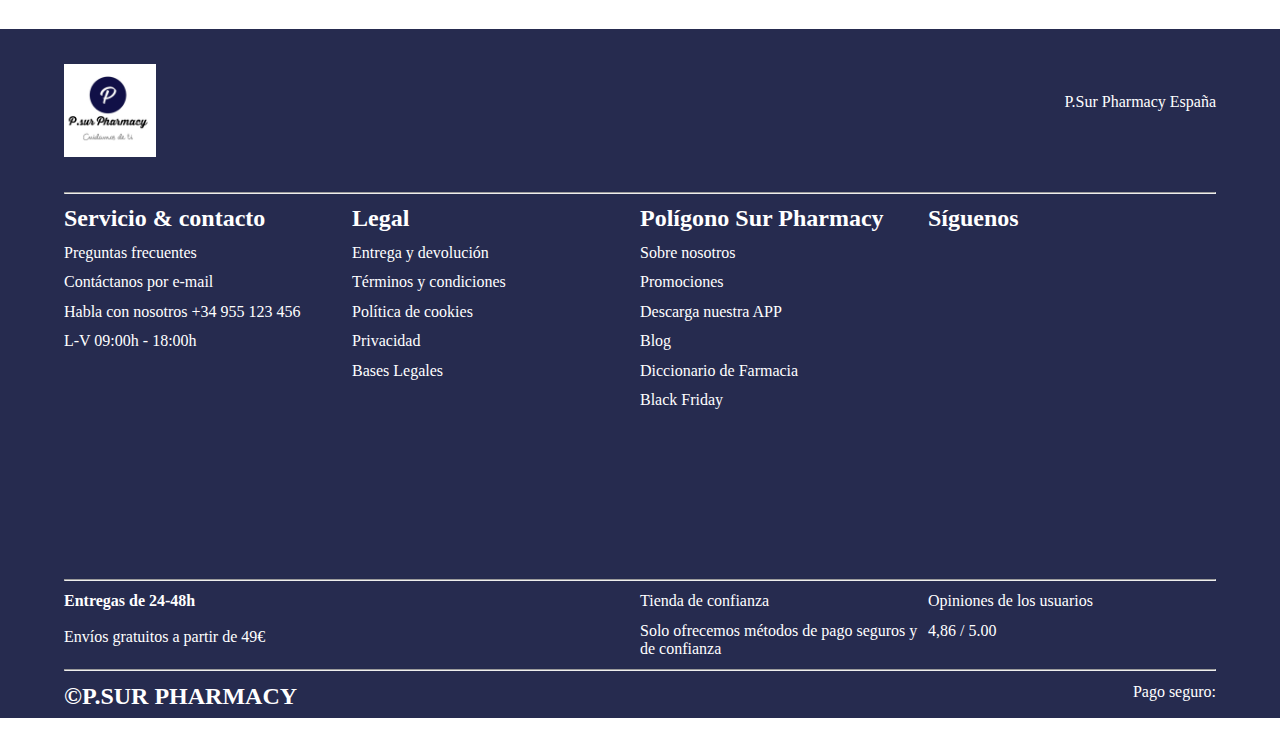
<file: proyecto html+css/p-iraltone.html>
<!DOCTYPE html>
<html lang="en">
<head>
    <meta charset="UTF-8">
    <meta name="viewport" content="width=device-width, initial-scale=1.0">
    <title>Iraltone AGA Plus 2x60 Cápsulas | P.Sur Pharmacy</title>
    <link rel="stylesheet" href="proyectofarmacia.css">
    <link rel="stylesheet" href="https://cdnjs.cloudflare.com/ajax/libs/font-awesome/6.4.2/css/all.min.css" integrity="sha512-z3gLpd7yknf1YoNbCzqRKc4qyor8gaKU1qmn+CShxbuBusANI9QpRohGBreCFkKxLhei6S9CQXFEbbKuqLg0DA==" crossorigin="anonymous" referrerpolicy="no-referrer"/>
</head>
<body>

    <div class="container-menu">
        <div class="header">
            <div class="logo">
                <a href="index.html"><img src="Logo.jpg" alt="logotipo web"/></a>
            </div>
            <div class="menu-expansible">
                <ul>
                    <!-- Elemento del menú "Categorías" con un submenu-->
                    <li><a href="#">Categorías <i class="fa-solid fa-chevron-down"></i></a>
                        <ul class="submenu">
                            <!-- Elementos del submenú de "Categorías" -->
                            <li><a href="#">Productos de belleza</a></li>
                            <li><a href="#">Productos de cuidado personal</a></li>
                            <li><a href="#">Productos para bebé y mamá</a></li>
                            <li><a href="#">Complejos vitamínicos</a></li>
                            <li><a href="#">Herbolario online</a></li>
                            <li><a href="#">Productos dietéticos</a></li>
                        </ul>
                    </li>
                    <!-- Elemento del menú "Promociones" -->
                    <li><a href="#">Promociones</a></li>
                    <!-- Elemento del menú "Packs Ahorro" -->
                    <li><a href="#">Packs Ahorro</a></li>
                    <!-- Elemento del menú "Novedades" -->
                    <li><a href="#">Novedades</a></li>
                    <!-- Elemento del menú "Marcas" -->
                    <li><a href="#">Marcas</a></li>
        
                    <li class="login"><a href="#"><i class="fa-regular fa-user"></i> Cuenta </a>
                        <ul class="submenulogin">
                            <!-- Elementos del submenú "LOGIN" -->
                            <li><i class="fa-solid fa-user"></i> </li>
                            <li><input type="text" name="" id="usuario" placeholder="Usuario"></li>
                            <li><i class="fa-solid fa-lock"></i> </li>
                            <li><input type="password" name="" id="contraseña" placeholder="********"></li>
                            <li><a href=""><button>Acceder</button></a></li>
                            <li><h4>¿Nuevo cliente?</h4></li>
                            <li><p>Crea una cuenta en segundos.</p></li>
                            <li><a href="signup.html"><button>Crear Cuenta</button></a></li>
                            <li><p id="ó"><b> O usar </b></p></li>
                            <li><p id="parrafo-google-apple">
                                    <div class="google-apple">
                                        <button><i class="fa-brands fa-google fa-2xl"></i></button>
                                        <button><i class="fa-brands fa-apple fa-2xl"></i></button>
                                    </div>
                                </p>
                            </li>
                        </ul>
                    </li>
                </ul>
            </div>
        </div>
    </div>


        
    <div class="prod-contenedor">
        <div class="prod-iraltone"> <!--Grid 4 filas x 2 columnas

                                        titulo titulo   
                                        imagen compra
                                        imagen compra
                                        detalles opiniones           -->
            <div class="titulo">
                <h1>Iraltone AGA Plus 2x60 Cápsulas</h1>
                <p><a href="">Cantabria Labs</a> - Cápsulas - 60 uds</p>
            </div>

            <div class="imagen">
                <img id="img1i" src="p-Iraltone.webp" alt="">
                <img id="img2" src="p-Iraltone2.webp" alt="">
                <img id="img3" src="p-Iraltone3.jpg" alt="">
                <img id="img4" src="p-Iraltone4.jpg" alt="">

            </div>

            <div class="compra">
                <div class="precio">
                    <h2>54,49 €</h2>
                    <h4>0.45 € / 1 ud</h4>
                </div>

                <div class="cantidad">
                    <h4>Disponible</h4>
                    
                    <label for="precio"><h4>Cantidad: </h4></label>
                    <input type="number" name="cantidad" min="1" max="20"
                    step="1" value="1" />
                    <button><i class="fa-solid fa-basket-shopping" style="color: white;"></i> Añadir al carrito</button>
                    
                </div>

                <div class="psur-cash">
                    <h4><i class="fa-solid fa-truck-fast"></i> Entrega estimada Lunes</h4>
                    <div class="cash">
                        <p><i class="fa-solid fa-coins"></i> <b>Gana +2,72 € en PSur Cash</b></p>
                        <p>Acumula PSur Cash en tu monedero MyPSur.</p>
                    </div>
                </div>

                <div class="envio">
                    <div class="envio-detalle">
                        <p><i class="fa-solid fa-box" style="color:rgba(48, 124, 126, 0.938);"></i> <b>Envío gratis</b> a partir de 49 €</p>
                        <p><i class="fa-solid fa-coins" style="color: rgba(48, 124, 126, 0.938);"></i> Acumula puntos en cada compra</p>
                        <p><i class="fa-solid fa-lock" style="color:rgba(48, 124, 126, 0.938);"></i> Pago 100% <b>seguro</b></p>
                        <div class="tarjetas">
                            <p><i class="fa-brands fa-cc-visa fa-2xl"></i> <i class="fa-brands fa-cc-mastercard fa-2xl"></i> <i class="fa-brands fa-cc-amex fa-2xl"></i> <i class="fa-brands fa-cc-paypal fa-2xl"></i></p>
                        </div>
                    </div>
                </div>
            </div>

            <div class="detalles">
                <div class="detalles-contenido">
                    <h2>Detalles de producto</h2>
                    <h4><i class="fa-solid fa-file-lines"></i> Descripción</h4>
                    <p><b>Iraltone AGA Plus 2x60 Cápsulas</b></p>
                    <p><b>Iraltone AGA Plus</b> es un complemento alimenticio para hombres y mujeres que ayuda a frenar la caída del cabello de origen androgenético.</p>
                    <p>Contiene vitaminas y minerales que contribuyen al mantenimiento del cabello en condiciones normales, como la biotina, zinc y cobre.</p>
                    <p>Ayuda a recuperar la densidad capilar y a lucir una melena saludable y llena de vida.
                    <p><b>Sin gluten y sin lactosa.</b> 2 cajas al mejor precio.</p>
                    <p><b>Consejo técnico</b></p>
                    <p>No superar la dosis diaria recomendada. Los complementos alimenticios no son sustitutivos de una dieta sana y equilibrada.</p>
                </div>
            </div>



            <div class="opiniones-prod">
                <h3>Opiniones</h3>
                <h3>4.8</h3>
                <h3><i class="fa-solid fa-star" style="color: yellow;"></i><i class="fa-solid fa-star" style="color: yellow;"></i><i class="fa-solid fa-star" style="color: yellow;"></i><i class="fa-solid fa-star" style="color: yellow;"></i><i class="fa-solid fa-star" style="color: yellow;"></i></h3>
                <h5>(31 Opiniones)</h5>
                <button>Tu opinión es importante para nosotros</button>
                <hr/>
                <div class="usuario-fecha">
                    <p><i class="fa-solid fa-star" style="color: yellow;"></i> <i class="fa-solid fa-star" style="color: yellow;"></i> <i class="fa-solid fa-star" style="color: yellow;"></i> <i class="fa-solid fa-star" style="color: yellow;"></i> <i class="fa-solid fa-star" style="color: yellow;"></i> Candi Z.</p>
                    <p>21/6/23</p>
                </div>
                <p>Ha llegado muy rápido</p>
                <hr/>
                <div class="usuario-fecha">
                    <p><i class="fa-solid fa-star" style="color: yellow;"></i> <i class="fa-solid fa-star" style="color: yellow;"></i> <i class="fa-solid fa-star" style="color: yellow;"></i> <i class="fa-solid fa-star" style="color: yellow;"></i> <i class="fa-solid fa-star" style="color: yellow;"></i> MONTSE S.</p>
                    <p>28/3/23</p>
                </div>
                <p>Entrega extra rápida de un día para otro. Precio el mejor que encontré</p>
                <hr/>
                <div class="usuario-fecha">
                    <p><i class="fa-solid fa-star" style="color: yellow;"></i> <i class="fa-solid fa-star" style="color: yellow;"></i> <i class="fa-solid fa-star" style="color: yellow;"></i> <i class="fa-solid fa-star" style="color: yellow;"></i> <i class="fa-solid fa-star" style="color: yellow;"></i> Carmen R.</p>
                    <p>1/3/23</p>
                </div>
                <p>En dos meses , mucha mejoría en la caída del cabello.</p>
                <hr/>
                <div class="usuario-fecha">
                    <p><i class="fa-solid fa-star" style="color: yellow;"></i> <i class="fa-solid fa-star" style="color: yellow;"></i> <i class="fa-solid fa-star" style="color: yellow;"></i> <i class="fa-solid fa-star" style="color: yellow;"></i> <i class="fa-solid fa-star" style="color: yellow;"></i> Onésimo S.</p>
                    <p>13/2/23</p>
                </div>
                <p>Llegaron en perfectas condiciones, tardo mas de lo esperado por vivir en Canarias. Precio y oferta insuperable. Todo perfecto</p>

            </div>
        </div>
    </div>







    <div class="footer">
        <div class="contenedorpie">

            <div class="mifarma">
                <img src="Logo.jpg" alt="">
                <p>P.Sur Pharmacy España</p>
            </div>
            <div class="linea-top">
                <hr/>
            </div>
            

            <div class="servicio">
                <h2>Servicio & contacto</h2>
                <p><a href="">Preguntas frecuentes</a></p>
                <p><a href="">Contáctanos por e-mail</a></p>
                <p><a href="">Habla con nosotros +34 955 123 456</a></p>
                <p>L-V 09:00h - 18:00h</p>
                <iframe class="mapa" src="https://www.google.com/maps/embed?pb=!1m18!1m12!1m3!1d6342.763463510203!2d-5.980508029460926!3d37.357143493999416!2m3!1f0!2f0!3f0!3m2!1i1024!2i768!4f13.1!3m3!1m2!1s0xd126e6324845c63%3A0xec11c55d97d1a400!2sFarmacia!5e0!3m2!1ses!2ses!4v1700120217539!5m2!1ses!2ses" width="600" height="450" style="border:0;" allowfullscreen="" loading="lazy" referrerpolicy="no-referrer-when-downgrade"></iframe>
            </div>

            <div class="legal">
                <h2>Legal</h2>
                <p><a href="">Entrega y devolución</a></p>
                <p><a href="">Términos y condiciones</a></p>
                <p><a href="">Política de cookies</a></p>
                <p><a href="">Privacidad</a></p>
                <p><a href="">Bases Legales</a></p>
            </div>

            <div class="psur">
                <h2>Polígono Sur Pharmacy</h2>
                <p><a href="">Sobre nosotros</a></p>
                <p><a href="">Promociones</a></p>
                <p><a href="">Descarga nuestra APP</a></p>
                <p><a href="">Blog</a></p>
                <p><a href="">Diccionario de Farmacia</a></p>
                <p><a href="">Black Friday</a></p>
            </div>

            <div class="siguenos">
                <h2>Síguenos</h2>
                <p>
                <a href=""><i class="fa-brands fa-facebook fa-2xl"></i></a>
                <a href=""><i class="fa-brands fa-instagram fa-2xl"></i></a>
                <a href=""><i class="fa-brands fa-linkedin-in fa-2xl"></i></a>
                <a href=""><i class="fa-brands fa-pinterest fa-2xl"></i></a>
                </p>
                <p>
                <a href=""><i class="fa-brands fa-x-twitter fa-2xl"></i></a>
                <a href=""><i class="fa-brands fa-youtube fa-2xl"></i></a>
                <a href=""><i class="fa-brands fa-tiktok fa-2xl"></i></a>
                </p>
            </div>

            <div class="linea-medium">
                <hr/>
            </div>
            
            <div class="entregas">
                <h4><i class="fa-solid fa-truck-fast "></i> Entregas de 24-48h</h4>
                <p>Envíos gratuitos a partir de 49€</p>
                <p><i class="fa-brands fa-fedex fa-2xl"></i></p>
                <p><i class="fa-brands fa-dhl fa-2xl"></i></p>
                
            </div>

            <div class="confianza">
                <p><i class="fa-regular fa-circle-check"></i> Tienda de confianza</p>
                <p>Solo ofrecemos métodos de pago seguros y de confianza</p>
            </div>
            
            
            <div class="opiniones">
                <p>Opiniones de los usuarios</p>
                <p><i class="fa-brands fa-google fa-xl"></i> 4,86 / 5.00</p>
            </div>

            <div class="linea-bottom">
                <hr/>
            </div>

            <div class="pago">
                <h2>&copy;P.SUR PHARMACY</h2>
                <p><i class="fa-solid fa-lock"></i> Pago seguro: <i class="fa-brands fa-cc-visa fa-2xl"></i> <i class="fa-brands fa-cc-mastercard fa-2xl"></i> <i class="fa-brands fa-cc-amex fa-2xl"></i> <i class="fa-brands fa-cc-paypal fa-2xl"></i></p>
            </div>
        </div>
    </div>

</body>
</html>
</file>
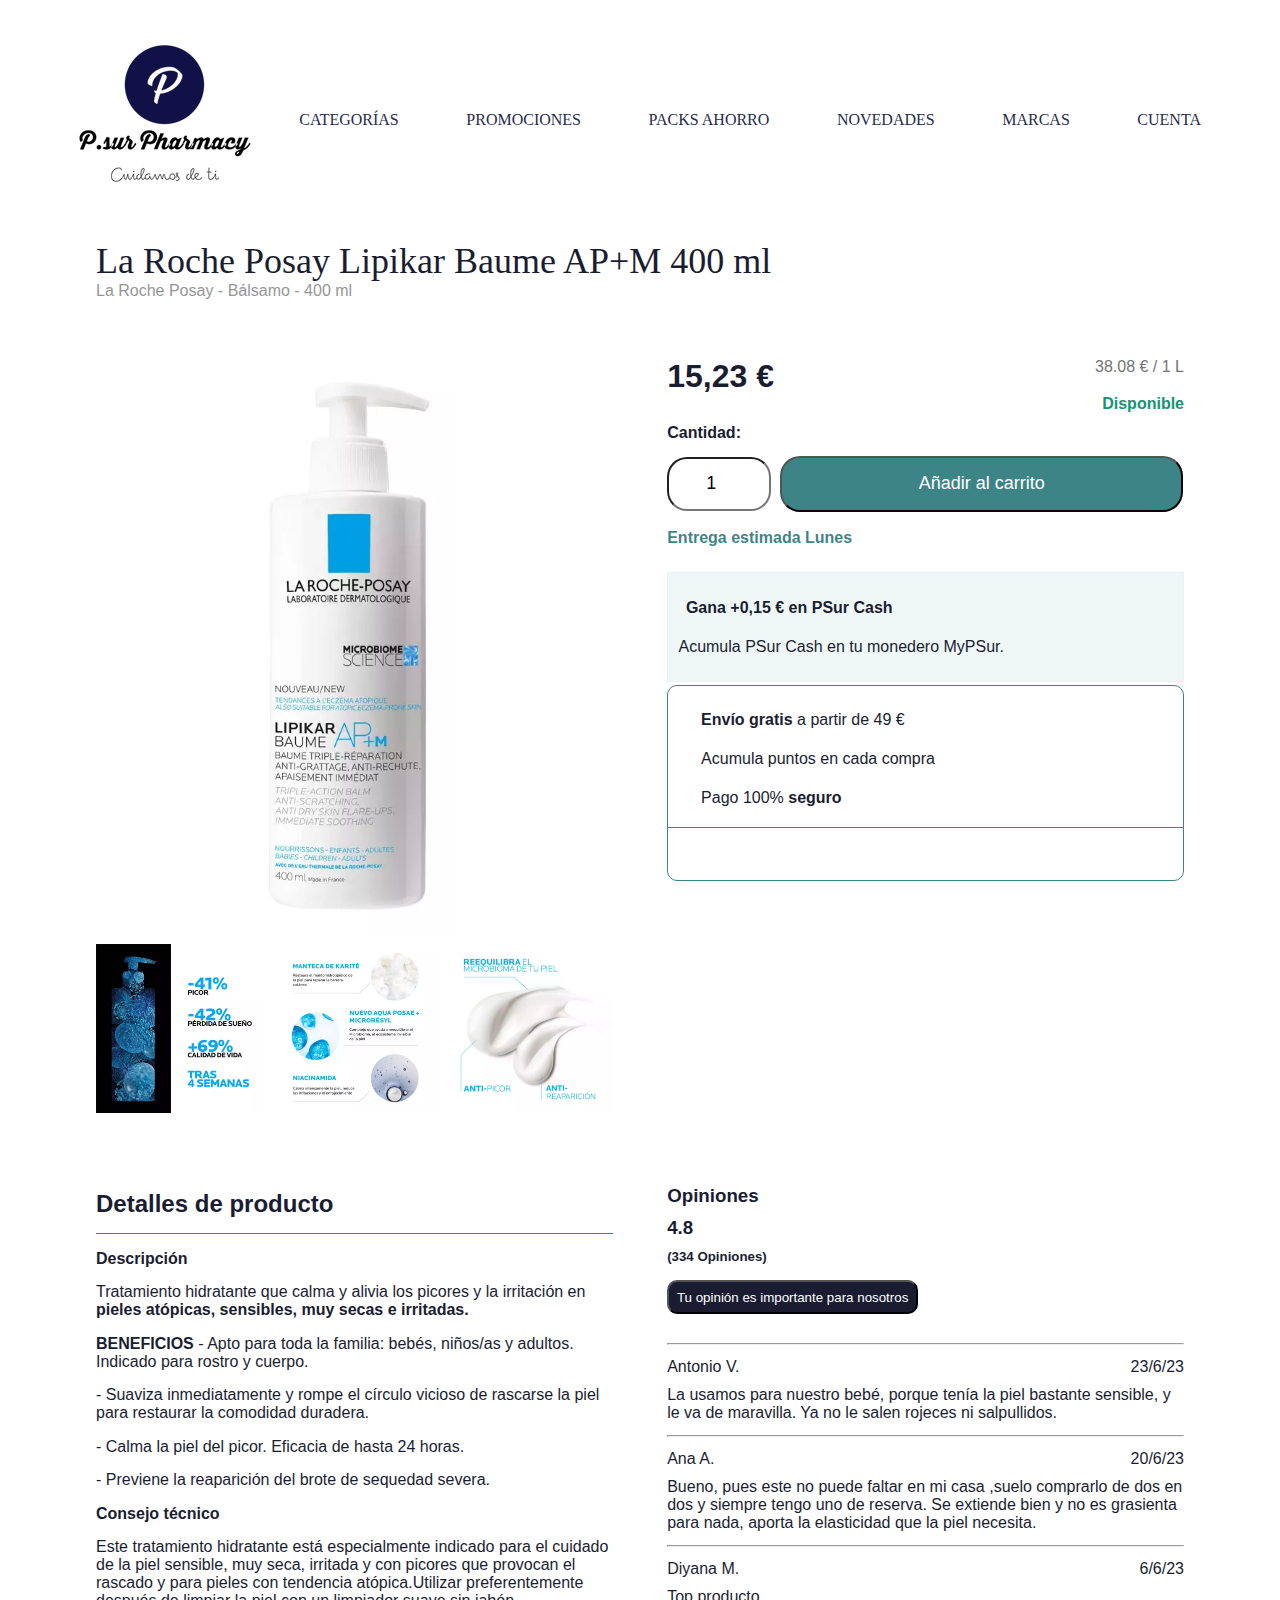
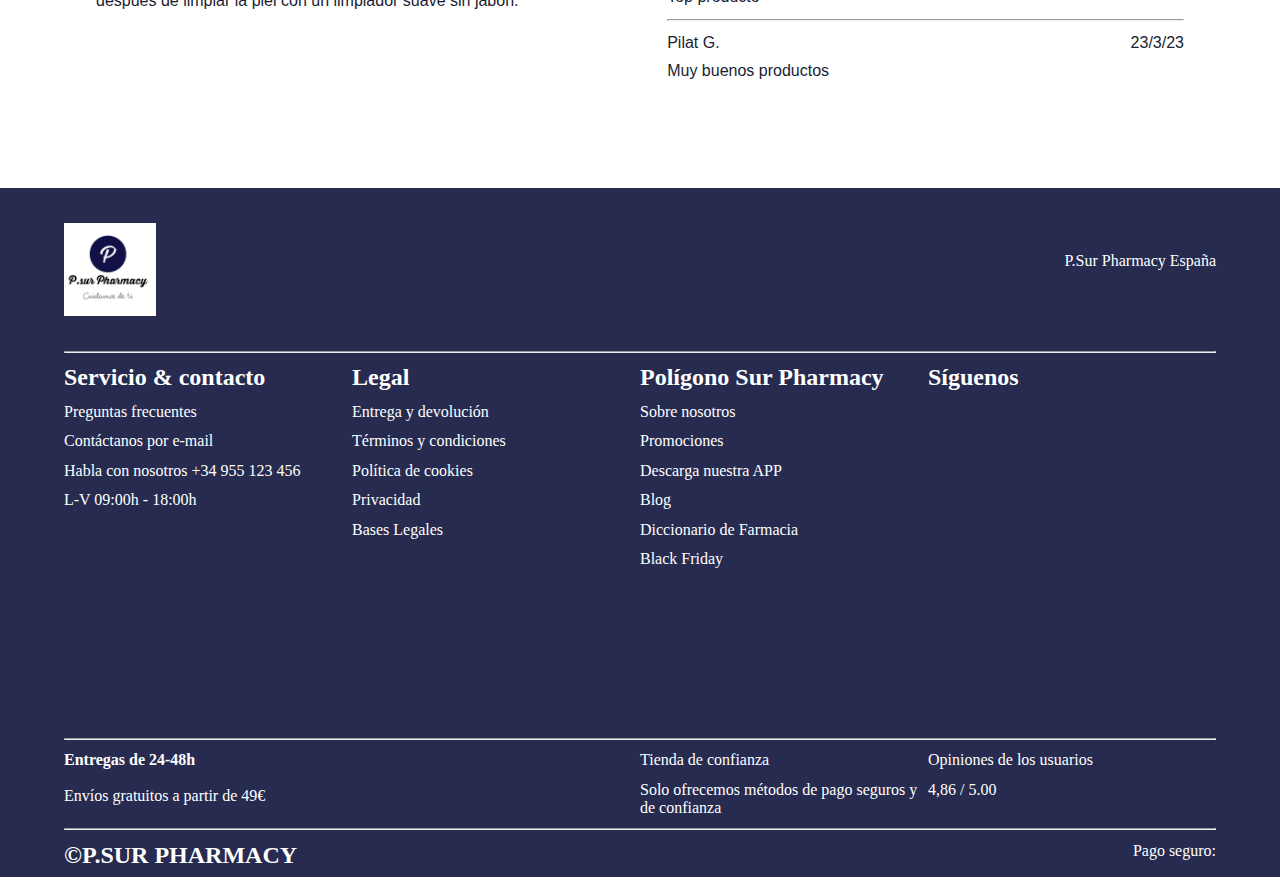
<file: proyecto html+css/p-laroche.html>
<!DOCTYPE html>
<html lang="en">
<head>
    <meta charset="UTF-8">
    <meta name="viewport" content="width=device-width, initial-scale=1.0">
    <title>La Roche Posay Lipikar Baume AP + M | P.Sur Pharmacy</title>
    <link rel="stylesheet" href="proyectofarmacia.css">
    <link rel="stylesheet" href="https://cdnjs.cloudflare.com/ajax/libs/font-awesome/6.4.2/css/all.min.css" integrity="sha512-z3gLpd7yknf1YoNbCzqRKc4qyor8gaKU1qmn+CShxbuBusANI9QpRohGBreCFkKxLhei6S9CQXFEbbKuqLg0DA==" crossorigin="anonymous" referrerpolicy="no-referrer"/>
</head>
<body>

    <div class="container-menu">
        <div class="header">
            <div class="logo">
                <a href="index.html"><img src="Logo.jpg" alt="logotipo web"/></a>
            </div>
            <div class="menu-expansible">
                <ul>
                    <!-- Elemento del menú "Categorías" con un submenu-->
                    <li><a href="#">Categorías <i class="fa-solid fa-chevron-down"></i></a>
                        <ul class="submenu">
                            <!-- Elementos del submenú de "Categorías" -->
                            <li><a href="#">Productos de belleza</a></li>
                            <li><a href="#">Productos de cuidado personal</a></li>
                            <li><a href="#">Productos para bebé y mamá</a></li>
                            <li><a href="#">Complejos vitamínicos</a></li>
                            <li><a href="#">Herbolario online</a></li>
                            <li><a href="#">Productos dietéticos</a></li>
                        </ul>
                    </li>
                    <!-- Elemento del menú "Promociones" -->
                    <li><a href="#">Promociones</a></li>
                    <!-- Elemento del menú "Packs Ahorro" -->
                    <li><a href="#">Packs Ahorro</a></li>
                    <!-- Elemento del menú "Novedades" -->
                    <li><a href="#">Novedades</a></li>
                    <!-- Elemento del menú "Marcas" -->
                    <li><a href="#">Marcas</a></li>
        
                    <li class="login"><a href="#"><i class="fa-regular fa-user"></i> Cuenta </a>
                        <ul class="submenulogin">
                            <!-- Elementos del submenú "LOGIN" -->
                            <li><i class="fa-solid fa-user"></i> </li>
                            <li><input type="text" name="" id="usuario" placeholder="Usuario"></li>
                            <li><i class="fa-solid fa-lock"></i> </li>
                            <li><input type="password" name="" id="contraseña" placeholder="********"></li>
                            <li><a href=""><button>Acceder</button></a></li>
                            <li><h4>¿Nuevo cliente?</h4></li>
                            <li><p>Crea una cuenta en segundos.</p></li>
                            <li><a href="signup.html"><button>Crear Cuenta</button></a></li>
                            <li><p id="ó"><b> O usar </b></p></li>
                            <li><p id="parrafo-google-apple">
                                    <div class="google-apple">
                                        <button><i class="fa-brands fa-google fa-2xl"></i></button>
                                        <button><i class="fa-brands fa-apple fa-2xl"></i></button>
                                    </div>
                                </p>
                            </li>
                        </ul>
                    </li>
                </ul>
            </div>
        </div>
    </div>


        
    <div class="prod-contenedor">
        <div class="prod-iraltone"> <!--Grid 4 filas x 2 columnas

                                        titulo titulo   
                                        imagen compra
                                        imagen compra
                                        detalles opiniones           -->
            <div class="titulo">
                <h1>La Roche Posay Lipikar Baume AP+M 400 ml</h1>
                <p><a href="">La Roche Posay</a> - Bálsamo - 400 ml</p>
            </div>

            <div class="imagen">
                <img id="img1" src="p-laroche.webp" alt="">
                <img id="img2" src="p-laroche2.webp" alt="">
                <img id="img3" src="p-laroche3.webp" alt="">
                <img id="img4" src="p-laroche4.webp" alt="">
            </div>

            <div class="compra">
                <div class="precio">
                    <h2>15,23 €</h2>
                    <h4>38.08 € / 1 L</h4>
                </div>

                <div class="cantidad">
                    <h4>Disponible</h4>
                    
                        <label for="precio"><h4>Cantidad: </h4></label>
                        <input type="number" name="cantidad" min="1" max="20"
                        step="1"
                        value="1" />
                        <button><i class="fa-solid fa-basket-shopping" style="color: white;"></i> Añadir al carrito</button>
                    
                </div>

                <div class="psur-cash">
                    <h4><i class="fa-solid fa-truck-fast"></i> Entrega estimada Lunes</h4>
                    <div class="cash">
                        <p><i class="fa-solid fa-coins"></i> <b>Gana +0,15 € en PSur Cash</b></p>
                        <p>Acumula PSur Cash en tu monedero MyPSur.</p>
                    </div>
                </div>

                <div class="envio">
                    <div class="envio-detalle">
                        <p><i class="fa-solid fa-box" style="color:rgba(48, 124, 126, 0.938);"></i> <b>Envío gratis</b> a partir de 49 €</p>
                        <p><i class="fa-solid fa-coins" style="color: rgba(48, 124, 126, 0.938);"></i> Acumula puntos en cada compra</p>
                        <p><i class="fa-solid fa-lock" style="color:rgba(48, 124, 126, 0.938);"></i> Pago 100% <b>seguro</b></p>
                        <div class="tarjetas">
                            <p><i class="fa-brands fa-cc-visa fa-2xl"></i> <i class="fa-brands fa-cc-mastercard fa-2xl"></i> <i class="fa-brands fa-cc-amex fa-2xl"></i> <i class="fa-brands fa-cc-paypal fa-2xl"></i></p>
                        </div>
                    </div>
                </div>
            </div>

            <div class="detalles">
                <div class="detalles-contenido">
                    <h2>Detalles de producto</h2>
                    <h4><i class="fa-solid fa-file-lines"></i> Descripción</h4>
                    <p>Tratamiento hidratante que calma y alivia los picores y la irritación en <b>pieles atópicas, sensibles, muy secas e irritadas.</b></p>
                    <p><b>BENEFICIOS</b> - Apto para toda la familia: bebés, niños/as y adultos. Indicado para rostro y cuerpo.</p>
                    <p>- Suaviza inmediatamente y rompe el círculo vicioso de rascarse la piel para restaurar la comodidad duradera.</p>
                    <p>- Calma la piel del picor. Eficacia de hasta 24 horas.</p>
                    <p>- Previene la reaparición del brote de sequedad severa.</p>
                    <p><b>Consejo técnico</b></p>
                    <p> Este tratamiento hidratante está especialmente indicado para el cuidado de la piel sensible, muy seca, irritada y con picores que provocan el rascado y para pieles con tendencia atópica.Utilizar preferentemente después de limpiar la piel con un limpiador suave sin jabón.</p>
                </div>
            </div>



            <div class="opiniones-prod">
                <h3>Opiniones</h3>
                <h3>4.8</h3>
                <h3><i class="fa-solid fa-star" style="color: yellow;"></i><i class="fa-solid fa-star" style="color: yellow;"></i><i class="fa-solid fa-star" style="color: yellow;"></i><i class="fa-solid fa-star" style="color: yellow;"></i><i class="fa-solid fa-star" style="color: yellow;"></i></h3>
                <h5>(334 Opiniones)</h5>
                <button>Tu opinión es importante para nosotros</button>
                <hr/>
                <div class="usuario-fecha">
                    <p><i class="fa-solid fa-star" style="color: yellow;"></i> <i class="fa-solid fa-star" style="color: yellow;"></i> <i class="fa-solid fa-star" style="color: yellow;"></i> <i class="fa-solid fa-star" style="color: yellow;"></i> <i class="fa-solid fa-star" style="color: yellow;"></i> Antonio V.</p>
                    <p>23/6/23</p>
                </div>
                <p>La usamos para nuestro bebé, porque tenía la piel bastante sensible, y le va de maravilla. Ya no le salen rojeces ni salpullidos.</p>
                <hr/>
                <div class="usuario-fecha">
                    <p><i class="fa-solid fa-star" style="color: yellow;"></i> <i class="fa-solid fa-star" style="color: yellow;"></i> <i class="fa-solid fa-star" style="color: yellow;"></i> <i class="fa-solid fa-star" style="color: yellow;"></i> <i class="fa-solid fa-star" style="color: yellow;"></i> Ana A.</p>
                    <p>20/6/23</p>
                </div>
                <p>Bueno, pues este no puede faltar en mi casa ,suelo comprarlo de dos en dos y siempre tengo uno de reserva. Se extiende bien y no es grasienta para nada, aporta la elasticidad que la piel necesita.</p>
                <hr/>
                <div class="usuario-fecha">
                    <p><i class="fa-solid fa-star" style="color: yellow;"></i> <i class="fa-solid fa-star" style="color: yellow;"></i> <i class="fa-solid fa-star" style="color: yellow;"></i> <i class="fa-solid fa-star" style="color: yellow;"></i> <i class="fa-solid fa-star" style="color: yellow;"></i> Diyana M.</p>
                    <p>6/6/23</p>
                </div>
                <p>Top producto</p>
                <hr/>
                <div class="usuario-fecha">
                    <p><i class="fa-solid fa-star" style="color: yellow;"></i> <i class="fa-solid fa-star" style="color: yellow;"></i> <i class="fa-solid fa-star" style="color: yellow;"></i> <i class="fa-solid fa-star" style="color: yellow;"></i> <i class="fa-solid fa-star" style="color: yellow;"></i> Pilat G.</p>
                    <p>23/3/23</p>
                </div>
                <p>Muy buenos productos</p>

            </div>
        </div>
    </div>







    <div class="footer">
        <div class="contenedorpie">

            <div class="mifarma">
                <img src="Logo.jpg" alt="">
                <p>P.Sur Pharmacy España</p>
            </div>
            <div class="linea-top">
                <hr/>
            </div>
            

            <div class="servicio">
                <h2>Servicio & contacto</h2>
                <p><a href="">Preguntas frecuentes</a></p>
                <p><a href="">Contáctanos por e-mail</a></p>
                <p><a href="">Habla con nosotros +34 955 123 456</a></p>
                <p>L-V 09:00h - 18:00h</p>
                <iframe class="mapa" src="https://www.google.com/maps/embed?pb=!1m18!1m12!1m3!1d6342.763463510203!2d-5.980508029460926!3d37.357143493999416!2m3!1f0!2f0!3f0!3m2!1i1024!2i768!4f13.1!3m3!1m2!1s0xd126e6324845c63%3A0xec11c55d97d1a400!2sFarmacia!5e0!3m2!1ses!2ses!4v1700120217539!5m2!1ses!2ses" width="600" height="450" style="border:0;" allowfullscreen="" loading="lazy" referrerpolicy="no-referrer-when-downgrade"></iframe>
            </div>

            <div class="legal">
                <h2>Legal</h2>
                <p><a href="">Entrega y devolución</a></p>
                <p><a href="">Términos y condiciones</a></p>
                <p><a href="">Política de cookies</a></p>
                <p><a href="">Privacidad</a></p>
                <p><a href="">Bases Legales</a></p>
            </div>

            <div class="psur">
                <h2>Polígono Sur Pharmacy</h2>
                <p><a href="">Sobre nosotros</a></p>
                <p><a href="">Promociones</a></p>
                <p><a href="">Descarga nuestra APP</a></p>
                <p><a href="">Blog</a></p>
                <p><a href="">Diccionario de Farmacia</a></p>
                <p><a href="">Black Friday</a></p>
            </div>

            <div class="siguenos">
                <h2>Síguenos</h2>
                <p>
                <a href=""><i class="fa-brands fa-facebook fa-2xl"></i></a>
                <a href=""><i class="fa-brands fa-instagram fa-2xl"></i></a>
                <a href=""><i class="fa-brands fa-linkedin-in fa-2xl"></i></a>
                <a href=""><i class="fa-brands fa-pinterest fa-2xl"></i></a>
                </p>
                <p>
                <a href=""><i class="fa-brands fa-x-twitter fa-2xl"></i></a>
                <a href=""><i class="fa-brands fa-youtube fa-2xl"></i></a>
                <a href=""><i class="fa-brands fa-tiktok fa-2xl"></i></a>
                </p>
            </div>

            <div class="linea-medium">
                <hr/>
            </div>
            
            <div class="entregas">
                <h4><i class="fa-solid fa-truck-fast "></i> Entregas de 24-48h</h4>
                <p>Envíos gratuitos a partir de 49€</p>
                <p><i class="fa-brands fa-fedex fa-2xl"></i></p>
                <p><i class="fa-brands fa-dhl fa-2xl"></i></p>
                
            </div>

            <div class="confianza">
                <p><i class="fa-regular fa-circle-check"></i> Tienda de confianza</p>
                <p>Solo ofrecemos métodos de pago seguros y de confianza</p>
            </div>
            
            
            <div class="opiniones">
                <p>Opiniones de los usuarios</p>
                <p><i class="fa-brands fa-google fa-xl"></i> 4,86 / 5.00</p>
            </div>

            <div class="linea-bottom">
                <hr/>
            </div>

            <div class="pago">
                <h2>&copy;P.SUR PHARMACY</h2>
                <p><i class="fa-solid fa-lock"></i> Pago seguro: <i class="fa-brands fa-cc-visa fa-2xl"></i> <i class="fa-brands fa-cc-mastercard fa-2xl"></i> <i class="fa-brands fa-cc-amex fa-2xl"></i> <i class="fa-brands fa-cc-paypal fa-2xl"></i></p>
            </div>
        </div>
    </div>

</body>
</html>
</file>
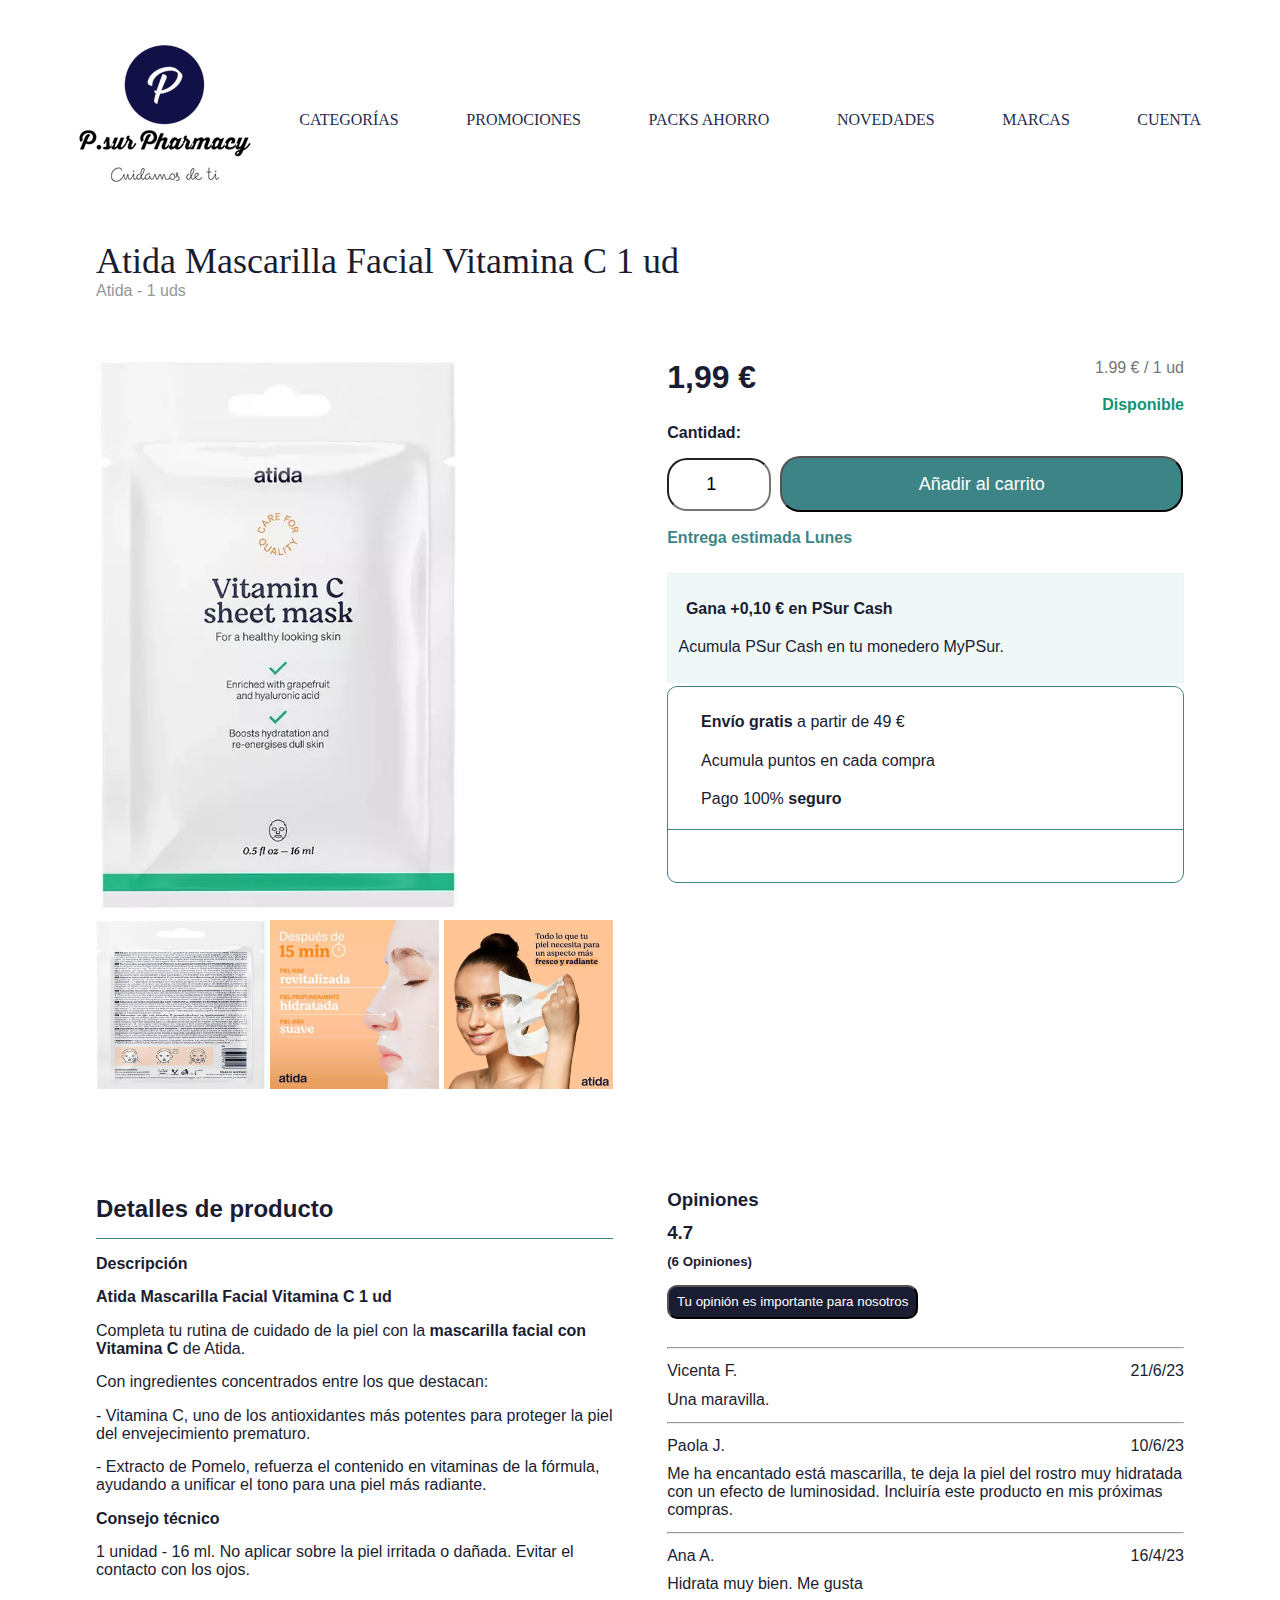
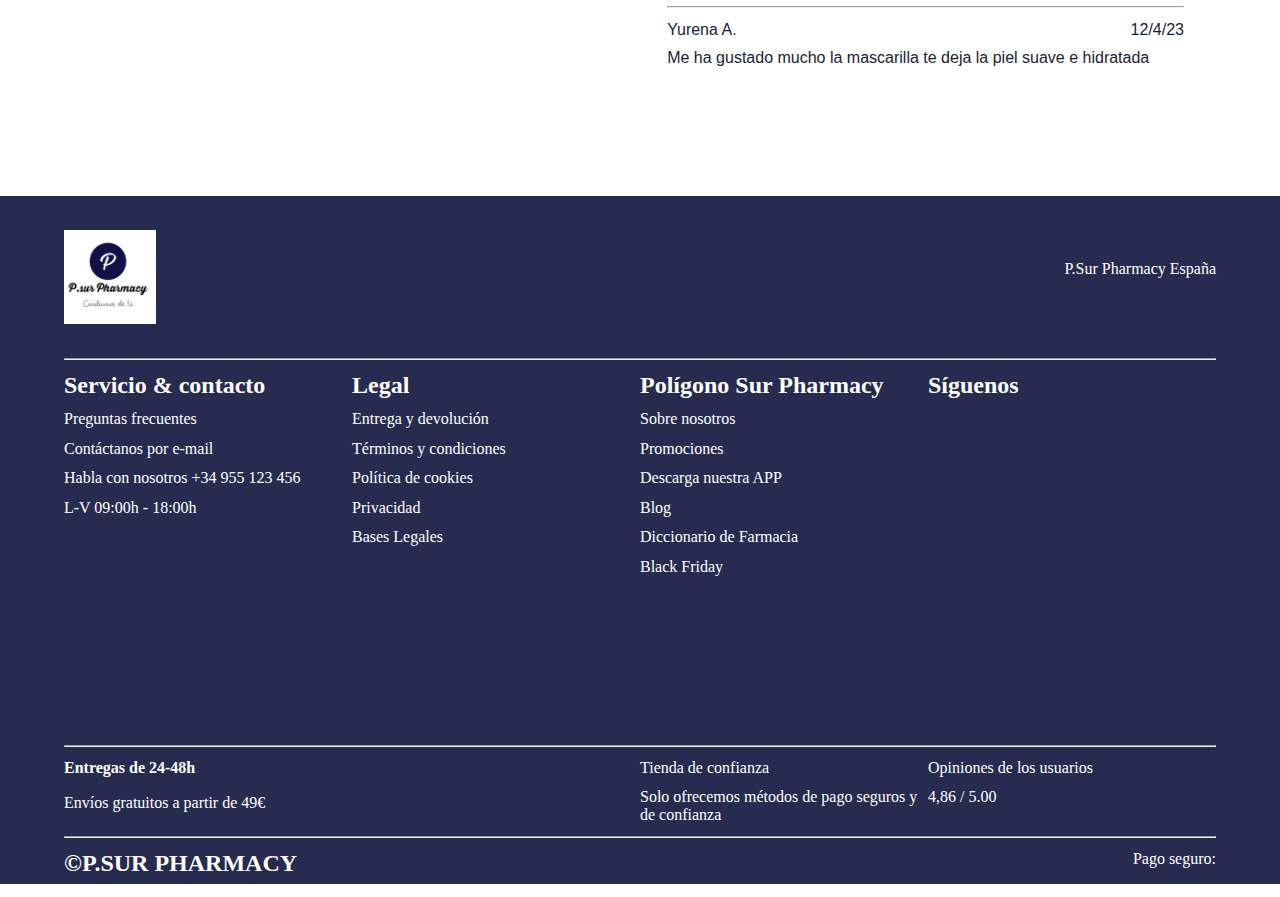
<file: proyecto html+css/p-mascarilla.html>
<!DOCTYPE html>
<html lang="en">
<head>
    <meta charset="UTF-8">
    <meta name="viewport" content="width=device-width, initial-scale=1.0">
    <title>Atida Mascarilla Facial Vitamina C 1 ud | P.Sur Pharmacy</title>
    <link rel="stylesheet" href="proyectofarmacia.css">
    <link rel="stylesheet" href="https://cdnjs.cloudflare.com/ajax/libs/font-awesome/6.4.2/css/all.min.css" integrity="sha512-z3gLpd7yknf1YoNbCzqRKc4qyor8gaKU1qmn+CShxbuBusANI9QpRohGBreCFkKxLhei6S9CQXFEbbKuqLg0DA==" crossorigin="anonymous" referrerpolicy="no-referrer"/>
</head>
<body>

    <div class="container-menu">
        <div class="header">
            <div class="logo">
                <a href="index.html"><img src="Logo.jpg" alt="logotipo web"/></a>
            </div>
            <div class="menu-expansible">
                <ul>
                    <!-- Elemento del menú "Categorías" con un submenu-->
                    <li><a href="#">Categorías <i class="fa-solid fa-chevron-down"></i></a>
                        <ul class="submenu">
                            <!-- Elementos del submenú de "Categorías" -->
                            <li><a href="#">Productos de belleza</a></li>
                            <li><a href="#">Productos de cuidado personal</a></li>
                            <li><a href="#">Productos para bebé y mamá</a></li>
                            <li><a href="#">Complejos vitamínicos</a></li>
                            <li><a href="#">Herbolario online</a></li>
                            <li><a href="#">Productos dietéticos</a></li>
                        </ul>
                    </li>
                    <!-- Elemento del menú "Promociones" -->
                    <li><a href="#">Promociones</a></li>
                    <!-- Elemento del menú "Packs Ahorro" -->
                    <li><a href="#">Packs Ahorro</a></li>
                    <!-- Elemento del menú "Novedades" -->
                    <li><a href="#">Novedades</a></li>
                    <!-- Elemento del menú "Marcas" -->
                    <li><a href="#">Marcas</a></li>
        
                    <li class="login"><a href="#"><i class="fa-regular fa-user"></i> Cuenta </a>
                        <ul class="submenulogin">
                            <!-- Elementos del submenú "LOGIN" -->
                            <li><i class="fa-solid fa-user"></i> </li>
                            <li><input type="text" name="" id="usuario" placeholder="Usuario"></li>
                            <li><i class="fa-solid fa-lock"></i> </li>
                            <li><input type="password" name="" id="contraseña" placeholder="********"></li>
                            <li><a href=""><button>Acceder</button></a></li>
                            <li><h4>¿Nuevo cliente?</h4></li>
                            <li><p>Crea una cuenta en segundos.</p></li>
                            <li><a href="signup.html"><button>Crear Cuenta</button></a></li>
                            <li><p id="ó"><b> O usar </b></p></li>
                            <li><p id="parrafo-google-apple">
                                    <div class="google-apple">
                                        <button><i class="fa-brands fa-google fa-2xl"></i></button>
                                        <button><i class="fa-brands fa-apple fa-2xl"></i></button>
                                    </div>
                                </p>
                            </li>
                        </ul>
                    </li>
                </ul>
            </div>
        </div>
    </div>


        
    <div class="prod-contenedor">
        <div class="prod-iraltone"> <!--Grid 4 filas x 2 columnas

                                        titulo titulo   
                                        imagen compra
                                        imagen compra
                                        detalles opiniones           -->
            <div class="titulo">
                <h1>Atida Mascarilla Facial Vitamina C 1 ud</h1>
                <p><a href="">Atida</a> - 1 uds</p>
            </div>

            <div class="imagen">
                <img id="img1m" src="p-mascarilla.webp" alt="">
                <img id="img2m" src="p-mascarilla2.webp" alt="">
                <img id="img3" src="p-mascarilla3.webp" alt="">
                <img id="img4" src="p-mascarilla4.webp" alt="">
            </div>

            <div class="compra">
                <div class="precio">
                    <h2>1,99 €</h2>
                    <h4>1.99 € / 1 ud</h4>
                </div>

                <div class="cantidad">
                    <h4>Disponible</h4>
                    
                        <label for="precio"><h4>Cantidad: </h4></label>
                        <input type="number" name="cantidad" min="1" max="20"
                        step="1"
                        value="1" />
                        <button><i class="fa-solid fa-basket-shopping" style="color: white;"></i> Añadir al carrito</button>
                    
                </div>

                <div class="psur-cash">
                    <h4><i class="fa-solid fa-truck-fast"></i> Entrega estimada Lunes</h4>
                    <div class="cash">
                        <p><i class="fa-solid fa-coins"></i> <b>Gana +0,10 € en PSur Cash</b></p>
                        <p>Acumula PSur Cash en tu monedero MyPSur.</p>
                    </div>
                </div>

                <div class="envio">
                    <div class="envio-detalle">
                        <p><i class="fa-solid fa-box" style="color:rgba(48, 124, 126, 0.938);"></i> <b>Envío gratis</b> a partir de 49 €</p>
                        <p><i class="fa-solid fa-coins" style="color: rgba(48, 124, 126, 0.938);"></i> Acumula puntos en cada compra</p>
                        <p><i class="fa-solid fa-lock" style="color:rgba(48, 124, 126, 0.938);"></i> Pago 100% <b>seguro</b></p>
                        <div class="tarjetas">
                            <p><i class="fa-brands fa-cc-visa fa-2xl"></i> <i class="fa-brands fa-cc-mastercard fa-2xl"></i> <i class="fa-brands fa-cc-amex fa-2xl"></i> <i class="fa-brands fa-cc-paypal fa-2xl"></i></p>
                        </div>
                    </div>
                </div>
            </div>

            <div class="detalles">
                <div class="detalles-contenido">
                    <h2>Detalles de producto</h2>
                    <h4><i class="fa-solid fa-file-lines"></i> Descripción</h4>
                    <p><b>Atida Mascarilla Facial Vitamina C 1 ud</b></p>
                    <p>Completa tu rutina de cuidado de la piel con la <b>mascarilla facial con Vitamina C</b> de Atida. </p>
                    <p>Con ingredientes concentrados entre los que destacan:</p>
                    <p>- Vitamina C, uno de los antioxidantes más potentes para proteger la piel del envejecimiento prematuro.</p>
                    <p>- Extracto de Pomelo, refuerza el contenido en vitaminas de la fórmula, ayudando a unificar el tono para una piel más radiante.</p>
                    <p><b>Consejo técnico</b></p>
                    <p>1 unidad - 16 ml. No aplicar sobre la piel irritada o dañada. Evitar el contacto con los ojos.</p>
                </div>
            </div>



            <div class="opiniones-prod">
                <h3>Opiniones</h3>
                <h3>4.7</h3>
                <h3><i class="fa-solid fa-star" style="color: yellow;"></i><i class="fa-solid fa-star" style="color: yellow;"></i><i class="fa-solid fa-star" style="color: yellow;"></i><i class="fa-solid fa-star" style="color: yellow;"></i><i class="fa-solid fa-star" style="color: yellow;"></i></h3>
                <h5>(6 Opiniones)</h5>
                <button>Tu opinión es importante para nosotros</button>
                <hr/>
                <div class="usuario-fecha">
                    <p><i class="fa-solid fa-star" style="color: yellow;"></i> <i class="fa-solid fa-star" style="color: yellow;"></i> <i class="fa-solid fa-star" style="color: yellow;"></i> <i class="fa-solid fa-star" style="color: yellow;"></i> <i class="fa-solid fa-star" style="color: yellow;"></i> Vicenta F.</p>
                    <p>21/6/23</p>
                </div>
                <p>Una maravilla.</p>
                <hr/>
                <div class="usuario-fecha">
                    <p><i class="fa-solid fa-star" style="color: yellow;"></i> <i class="fa-solid fa-star" style="color: yellow;"></i> <i class="fa-solid fa-star" style="color: yellow;"></i> <i class="fa-solid fa-star" style="color: yellow;"></i> <i class="fa-solid fa-star" style="color: yellow;"></i> Paola J.</p>
                    <p>10/6/23</p>
                </div>
                <p>Me ha encantado está mascarilla, te deja la piel del rostro muy hidratada con un efecto de luminosidad. Incluiría este producto en mis próximas compras.</p>
                <hr/>
                <div class="usuario-fecha">
                    <p><i class="fa-solid fa-star" style="color: yellow;"></i> <i class="fa-solid fa-star" style="color: yellow;"></i> <i class="fa-solid fa-star" style="color: yellow;"></i> <i class="fa-solid fa-star" style="color: yellow;"></i> <i class="fa-solid fa-star" style="color: yellow;"></i> Ana A.</p>
                    <p>16/4/23</p>
                </div>
                <p>Hidrata muy bien. Me gusta</p>
                <hr/>
                <div class="usuario-fecha">
                    <p><i class="fa-solid fa-star" style="color: yellow;"></i> <i class="fa-solid fa-star" style="color: yellow;"></i> <i class="fa-solid fa-star" style="color: yellow;"></i> <i class="fa-solid fa-star" style="color: yellow;"></i> <i class="fa-solid fa-star" style="color: yellow;"></i> Yurena A.</p>
                    <p>12/4/23</p>
                </div>
                <p>Me ha gustado mucho la mascarilla te deja la piel suave e hidratada</p>

            </div>
        </div>
    </div>







    <div class="footer">
        <div class="contenedorpie">

            <div class="mifarma">
                <img src="Logo.jpg" alt="">
                <p>P.Sur Pharmacy España</p>
            </div>
            <div class="linea-top">
                <hr/>
            </div>
            

            <div class="servicio">
                <h2>Servicio & contacto</h2>
                <p><a href="">Preguntas frecuentes</a></p>
                <p><a href="">Contáctanos por e-mail</a></p>
                <p><a href="">Habla con nosotros +34 955 123 456</a></p>
                <p>L-V 09:00h - 18:00h</p>
                <iframe class="mapa" src="https://www.google.com/maps/embed?pb=!1m18!1m12!1m3!1d6342.763463510203!2d-5.980508029460926!3d37.357143493999416!2m3!1f0!2f0!3f0!3m2!1i1024!2i768!4f13.1!3m3!1m2!1s0xd126e6324845c63%3A0xec11c55d97d1a400!2sFarmacia!5e0!3m2!1ses!2ses!4v1700120217539!5m2!1ses!2ses" width="600" height="450" style="border:0;" allowfullscreen="" loading="lazy" referrerpolicy="no-referrer-when-downgrade"></iframe>
            </div>

            <div class="legal">
                <h2>Legal</h2>
                <p><a href="">Entrega y devolución</a></p>
                <p><a href="">Términos y condiciones</a></p>
                <p><a href="">Política de cookies</a></p>
                <p><a href="">Privacidad</a></p>
                <p><a href="">Bases Legales</a></p>
            </div>

            <div class="psur">
                <h2>Polígono Sur Pharmacy</h2>
                <p><a href="">Sobre nosotros</a></p>
                <p><a href="">Promociones</a></p>
                <p><a href="">Descarga nuestra APP</a></p>
                <p><a href="">Blog</a></p>
                <p><a href="">Diccionario de Farmacia</a></p>
                <p><a href="">Black Friday</a></p>
            </div>

            <div class="siguenos">
                <h2>Síguenos</h2>
                <p>
                <a href=""><i class="fa-brands fa-facebook fa-2xl"></i></a>
                <a href=""><i class="fa-brands fa-instagram fa-2xl"></i></a>
                <a href=""><i class="fa-brands fa-linkedin-in fa-2xl"></i></a>
                <a href=""><i class="fa-brands fa-pinterest fa-2xl"></i></a>
                </p>
                <p>
                <a href=""><i class="fa-brands fa-x-twitter fa-2xl"></i></a>
                <a href=""><i class="fa-brands fa-youtube fa-2xl"></i></a>
                <a href=""><i class="fa-brands fa-tiktok fa-2xl"></i></a>
                </p>
            </div>

            <div class="linea-medium">
                <hr/>
            </div>
            
            <div class="entregas">
                <h4><i class="fa-solid fa-truck-fast "></i> Entregas de 24-48h</h4>
                <p>Envíos gratuitos a partir de 49€</p>
                <p><i class="fa-brands fa-fedex fa-2xl"></i></p>
                <p><i class="fa-brands fa-dhl fa-2xl"></i></p>
                
            </div>

            <div class="confianza">
                <p><i class="fa-regular fa-circle-check"></i> Tienda de confianza</p>
                <p>Solo ofrecemos métodos de pago seguros y de confianza</p>
            </div>
            
            
            <div class="opiniones">
                <p>Opiniones de los usuarios</p>
                <p><i class="fa-brands fa-google fa-xl"></i> 4,86 / 5.00</p>
            </div>

            <div class="linea-bottom">
                <hr/>
            </div>

            <div class="pago">
                <h2>&copy;P.SUR PHARMACY</h2>
                <p><i class="fa-solid fa-lock"></i> Pago seguro: <i class="fa-brands fa-cc-visa fa-2xl"></i> <i class="fa-brands fa-cc-mastercard fa-2xl"></i> <i class="fa-brands fa-cc-amex fa-2xl"></i> <i class="fa-brands fa-cc-paypal fa-2xl"></i></p>
            </div>
        </div>
    </div>

</body>
</html>
</file>
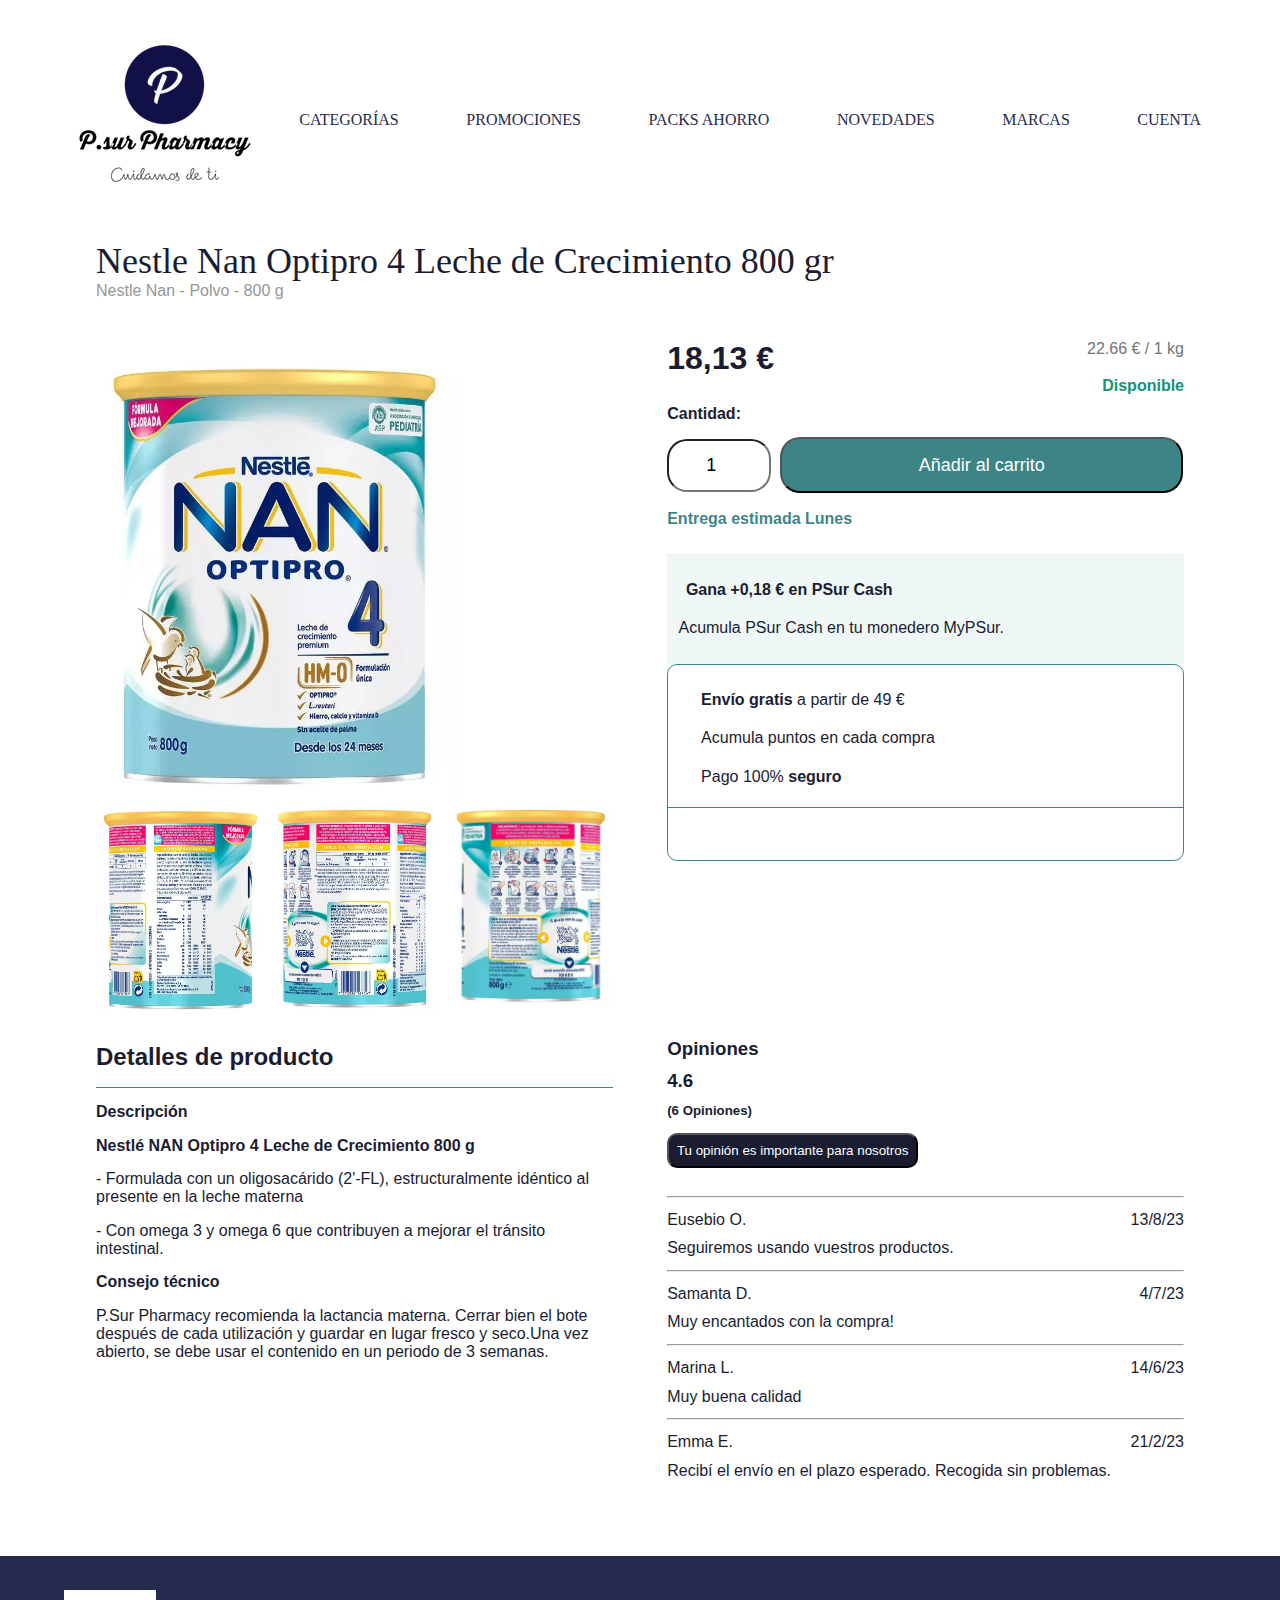
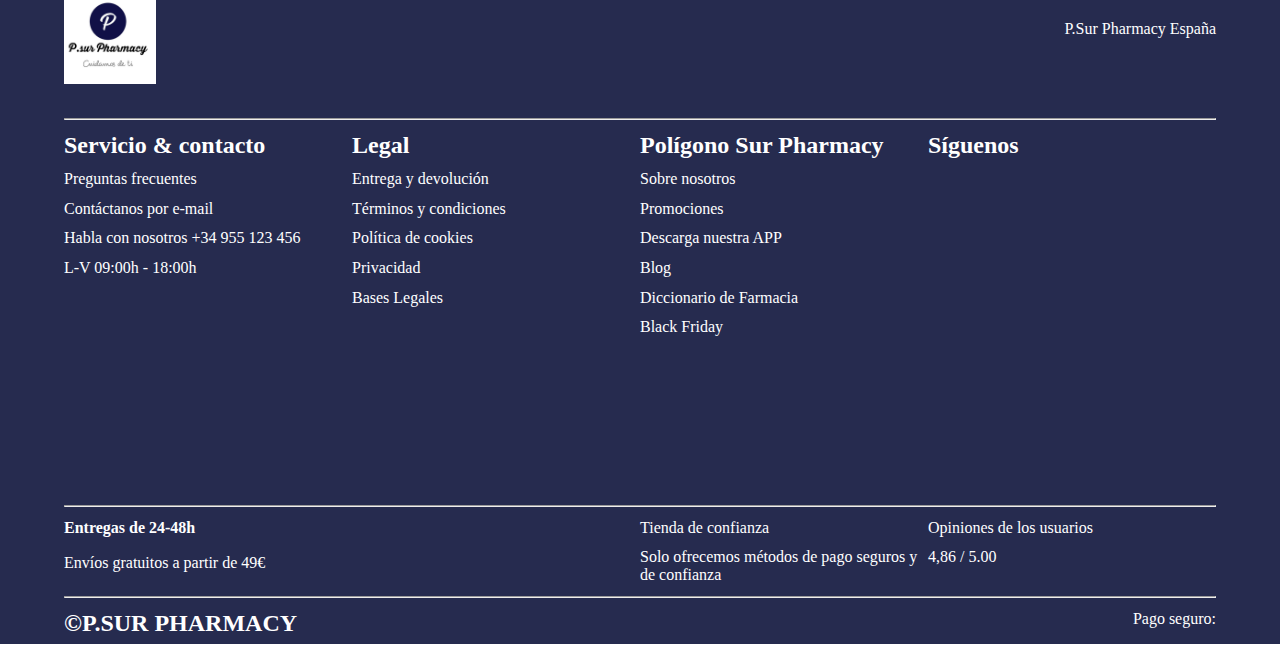
<file: proyecto html+css/p-nestle.html>
<!DOCTYPE html>
<html lang="en">
<head>
    <meta charset="UTF-8">
    <meta name="viewport" content="width=device-width, initial-scale=1.0">
    <title>Nestle Nan Optipro 4 Leche de Crecimiento 800 gr | P.Sur Pharmacy</title>
    <link rel="stylesheet" href="proyectofarmacia.css">
    <link rel="stylesheet" href="https://cdnjs.cloudflare.com/ajax/libs/font-awesome/6.4.2/css/all.min.css" integrity="sha512-z3gLpd7yknf1YoNbCzqRKc4qyor8gaKU1qmn+CShxbuBusANI9QpRohGBreCFkKxLhei6S9CQXFEbbKuqLg0DA==" crossorigin="anonymous" referrerpolicy="no-referrer"/>
</head>
<body>

    <div class="container-menu">
        <div class="header">
            <div class="logo">
                <a href="index.html"><img src="Logo.jpg" alt="logotipo web"/></a>
            </div>
            <div class="menu-expansible">
                <ul>
                    <!-- Elemento del menú "Categorías" con un submenu-->
                    <li><a href="#">Categorías <i class="fa-solid fa-chevron-down"></i></a>
                        <ul class="submenu">
                            <!-- Elementos del submenú de "Categorías" -->
                            <li><a href="#">Productos de belleza</a></li>
                            <li><a href="#">Productos de cuidado personal</a></li>
                            <li><a href="#">Productos para bebé y mamá</a></li>
                            <li><a href="#">Complejos vitamínicos</a></li>
                            <li><a href="#">Herbolario online</a></li>
                            <li><a href="#">Productos dietéticos</a></li>
                        </ul>
                    </li>
                    <!-- Elemento del menú "Promociones" -->
                    <li><a href="#">Promociones</a></li>
                    <!-- Elemento del menú "Packs Ahorro" -->
                    <li><a href="#">Packs Ahorro</a></li>
                    <!-- Elemento del menú "Novedades" -->
                    <li><a href="#">Novedades</a></li>
                    <!-- Elemento del menú "Marcas" -->
                    <li><a href="#">Marcas</a></li>
        
                    <li class="login"><a href="#"><i class="fa-regular fa-user"></i> Cuenta </a>
                        <ul class="submenulogin">
                            <!-- Elementos del submenú "LOGIN" -->
                            <li><i class="fa-solid fa-user"></i> </li>
                            <li><input type="text" name="" id="usuario" placeholder="Usuario"></li>
                            <li><i class="fa-solid fa-lock"></i> </li>
                            <li><input type="password" name="" id="contraseña" placeholder="********"></li>
                            <li><a href=""><button>Acceder</button></a></li>
                            <li><h4>¿Nuevo cliente?</h4></li>
                            <li><p>Crea una cuenta en segundos.</p></li>
                            <li><a href="signup.html"><button>Crear Cuenta</button></a></li>
                            <li><p id="ó"><b> O usar </b></p></li>
                            <li><p id="parrafo-google-apple">
                                    <div class="google-apple">
                                        <button><i class="fa-brands fa-google fa-2xl"></i></button>
                                        <button><i class="fa-brands fa-apple fa-2xl"></i></button>
                                    </div>
                                </p>
                            </li>
                        </ul>
                    </li>
                </ul>
            </div>
        </div>
    </div>


        
    <div class="prod-contenedor">
        <div class="prod-iraltone"> <!--Grid 4 filas x 2 columnas

                                        titulo titulo   
                                        imagen compra
                                        imagen compra
                                        detalles opiniones          -->
            <div class="titulo">
                <h1>Nestle Nan Optipro 4 Leche de Crecimiento 800 gr</h1>
                <p><a href="">Nestle Nan</a> - Polvo - 800 g</p>
            </div>

            <div class="imagen">
                <img id="img1m" src="p-nestle.webp" alt="">
                <img id="img2" src="p-nestle2.webp" alt="">
                <img id="img3" src="p-nestle3.webp" alt="">
                <img id="img4" src="p-nestle4.webp" alt="">
            </div>

            <div class="compra">
                <div class="precio">
                    <h2>18,13 €</h2>
                    <h4>22.66 € / 1 kg</h4>
                </div>

                <div class="cantidad">
                    <h4>Disponible</h4>
                    
                        <label for="cantidad"><h4>Cantidad: </h4></label>
                        <input type="number" name="cantidad" min="1" max="20"
                        step="1"
                        value="1" />
                        <button><i class="fa-solid fa-basket-shopping" style="color: white;"></i> Añadir al carrito</button>
                    
                </div>

                <div class="psur-cash">
                    <h4><i class="fa-solid fa-truck-fast"></i> Entrega estimada Lunes</h4>
                    <div class="cash">
                        <p><i class="fa-solid fa-coins"></i> <b>Gana +0,18 € en PSur Cash</b></p>
                        <p>Acumula PSur Cash en tu monedero MyPSur.</p>
                    </div>
                </div>

                <div class="envio">
                    <div class="envio-detalle">
                        <p><i class="fa-solid fa-box" style="color:rgba(48, 124, 126, 0.938);"></i> <b>Envío gratis</b> a partir de 49 €</p>
                        <p><i class="fa-solid fa-coins" style="color: rgba(48, 124, 126, 0.938);"></i> Acumula puntos en cada compra</p>
                        <p><i class="fa-solid fa-lock" style="color:rgba(48, 124, 126, 0.938);"></i> Pago 100% <b>seguro</b></p>
                        <div class="tarjetas">
                            <p><i class="fa-brands fa-cc-visa fa-2xl"></i> <i class="fa-brands fa-cc-mastercard fa-2xl"></i> <i class="fa-brands fa-cc-amex fa-2xl"></i> <i class="fa-brands fa-cc-paypal fa-2xl"></i></p>
                        </div>
                    </div>
                </div>
            </div>

            <div class="detalles">
                <div class="detalles-contenido">
                    <h2>Detalles de producto</h2>
                    <h4><i class="fa-solid fa-file-lines"></i> Descripción</h4>
                    <p><b>Nestlé NAN Optipro 4 Leche de Crecimiento 800 g</b></p>
                    <p>- Formulada con un oligosacárido (2'-FL), estructuralmente idéntico al presente en la leche materna</p>
                    <p>- Con omega 3 y omega 6 que contribuyen a mejorar el tránsito intestinal.</p>
                    <p><b>Consejo técnico</b></p>
                    <p>P.Sur Pharmacy recomienda la lactancia materna. Cerrar bien el bote después de cada utilización y guardar en lugar fresco y seco.Una vez abierto, se debe usar el contenido en un periodo de 3 semanas.</p>
                </div>
            </div>



            <div class="opiniones-prod">
                <h3>Opiniones</h3>
                <h3>4.6</h3>
                <h3><i class="fa-solid fa-star" style="color: yellow;"></i><i class="fa-solid fa-star" style="color: yellow;"></i><i class="fa-solid fa-star" style="color: yellow;"></i><i class="fa-solid fa-star" style="color: yellow;"></i><i class="fa-solid fa-star" style="color: yellow;"></i></h3>
                <h5>(6 Opiniones)</h5>
                <button>Tu opinión es importante para nosotros</button>
                <hr/>
                <div class="usuario-fecha">
                    <p><i class="fa-solid fa-star" style="color: yellow;"></i> <i class="fa-solid fa-star" style="color: yellow;"></i> <i class="fa-solid fa-star" style="color: yellow;"></i> <i class="fa-solid fa-star" style="color: yellow;"></i> <i class="fa-solid fa-star" style="color: yellow;"></i> Eusebio O.</p>
                    <p>13/8/23</p>
                </div>
                <p>Seguiremos usando vuestros productos.</p>
                <hr/>
                <div class="usuario-fecha">
                    <p><i class="fa-solid fa-star" style="color: yellow;"></i> <i class="fa-solid fa-star" style="color: yellow;"></i> <i class="fa-solid fa-star" style="color: yellow;"></i> <i class="fa-solid fa-star" style="color: yellow;"></i> <i class="fa-solid fa-star" style="color: yellow;"></i> Samanta D.</p>
                    <p>4/7/23</p>
                </div>
                <p>Muy encantados con la compra!</p>
                <hr/>
                <div class="usuario-fecha">
                    <p><i class="fa-solid fa-star" style="color: yellow;"></i> <i class="fa-solid fa-star" style="color: yellow;"></i> <i class="fa-solid fa-star" style="color: yellow;"></i> <i class="fa-solid fa-star" style="color: yellow;"></i> <i class="fa-solid fa-star" style="color: yellow;"></i> Marina L.</p>
                    <p>14/6/23</p>
                </div>
                <p>Muy buena calidad</p>
                <hr/>
                <div class="usuario-fecha">
                    <p><i class="fa-solid fa-star" style="color: yellow;"></i> <i class="fa-solid fa-star" style="color: yellow;"></i> <i class="fa-solid fa-star" style="color: yellow;"></i> <i class="fa-solid fa-star" style="color: yellow;"></i> <i class="fa-solid fa-star" style="color: yellow;"></i> Emma E.</p>
                    <p>21/2/23</p>
                </div>
                <p>Recibí el envío en el plazo esperado. Recogida sin problemas.</p>

            </div>
        </div>
    </div>







    <div class="footer">
        <div class="contenedorpie">

            <div class="mifarma">
                <img src="Logo.jpg" alt="">
                <p>P.Sur Pharmacy España</p>
            </div>
            <div class="linea-top">
                <hr/>
            </div>
            

            <div class="servicio">
                <h2>Servicio & contacto</h2>
                <p><a href="">Preguntas frecuentes</a></p>
                <p><a href="">Contáctanos por e-mail</a></p>
                <p><a href="">Habla con nosotros +34 955 123 456</a></p>
                <p>L-V 09:00h - 18:00h</p>
                <iframe class="mapa" src="https://www.google.com/maps/embed?pb=!1m18!1m12!1m3!1d6342.763463510203!2d-5.980508029460926!3d37.357143493999416!2m3!1f0!2f0!3f0!3m2!1i1024!2i768!4f13.1!3m3!1m2!1s0xd126e6324845c63%3A0xec11c55d97d1a400!2sFarmacia!5e0!3m2!1ses!2ses!4v1700120217539!5m2!1ses!2ses" width="600" height="450" style="border:0;" allowfullscreen="" loading="lazy" referrerpolicy="no-referrer-when-downgrade"></iframe>
            </div>

            <div class="legal">
                <h2>Legal</h2>
                <p><a href="">Entrega y devolución</a></p>
                <p><a href="">Términos y condiciones</a></p>
                <p><a href="">Política de cookies</a></p>
                <p><a href="">Privacidad</a></p>
                <p><a href="">Bases Legales</a></p>
            </div>

            <div class="psur">
                <h2>Polígono Sur Pharmacy</h2>
                <p><a href="">Sobre nosotros</a></p>
                <p><a href="">Promociones</a></p>
                <p><a href="">Descarga nuestra APP</a></p>
                <p><a href="">Blog</a></p>
                <p><a href="">Diccionario de Farmacia</a></p>
                <p><a href="">Black Friday</a></p>
            </div>

            <div class="siguenos">
                <h2>Síguenos</h2>
                <p>
                <a href=""><i class="fa-brands fa-facebook fa-2xl"></i></a>
                <a href=""><i class="fa-brands fa-instagram fa-2xl"></i></a>
                <a href=""><i class="fa-brands fa-linkedin-in fa-2xl"></i></a>
                <a href=""><i class="fa-brands fa-pinterest fa-2xl"></i></a>
                </p>
                <p>
                <a href=""><i class="fa-brands fa-x-twitter fa-2xl"></i></a>
                <a href=""><i class="fa-brands fa-youtube fa-2xl"></i></a>
                <a href=""><i class="fa-brands fa-tiktok fa-2xl"></i></a>
                </p>
            </div>

            <div class="linea-medium">
                <hr/>
            </div>
            
            <div class="entregas">
                <h4><i class="fa-solid fa-truck-fast "></i> Entregas de 24-48h</h4>
                <p>Envíos gratuitos a partir de 49€</p>
                <p><i class="fa-brands fa-fedex fa-2xl"></i></p>
                <p><i class="fa-brands fa-dhl fa-2xl"></i></p>
                
            </div>

            <div class="confianza">
                <p><i class="fa-regular fa-circle-check"></i> Tienda de confianza</p>
                <p>Solo ofrecemos métodos de pago seguros y de confianza</p>
            </div>
            
            
            <div class="opiniones">
                <p>Opiniones de los usuarios</p>
                <p><i class="fa-brands fa-google fa-xl"></i> 4,86 / 5.00</p>
            </div>

            <div class="linea-bottom">
                <hr/>
            </div>

            <div class="pago">
                <h2>&copy;P.SUR PHARMACY</h2>
                <p><i class="fa-solid fa-lock"></i> Pago seguro: <i class="fa-brands fa-cc-visa fa-2xl"></i> <i class="fa-brands fa-cc-mastercard fa-2xl"></i> <i class="fa-brands fa-cc-amex fa-2xl"></i> <i class="fa-brands fa-cc-paypal fa-2xl"></i></p>
            </div>
        </div>
    </div>

</body>
</html>
</file>
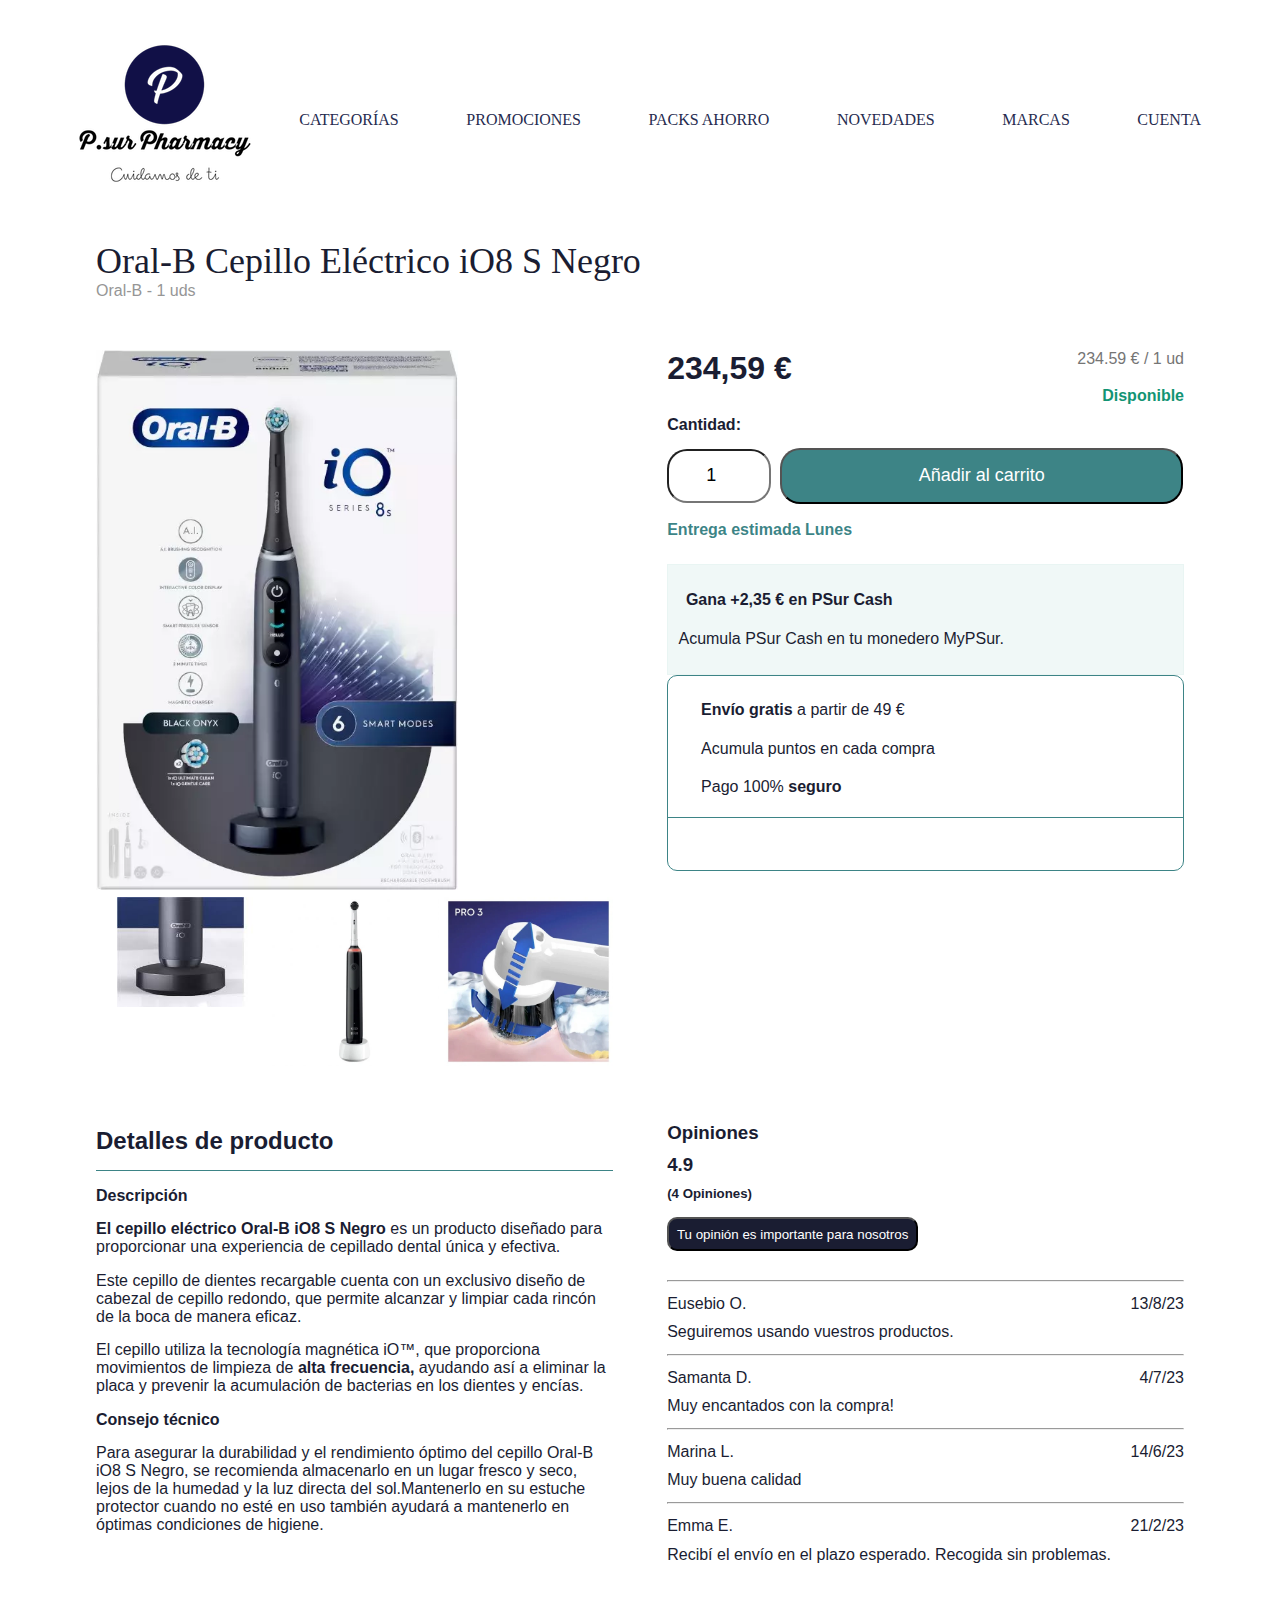
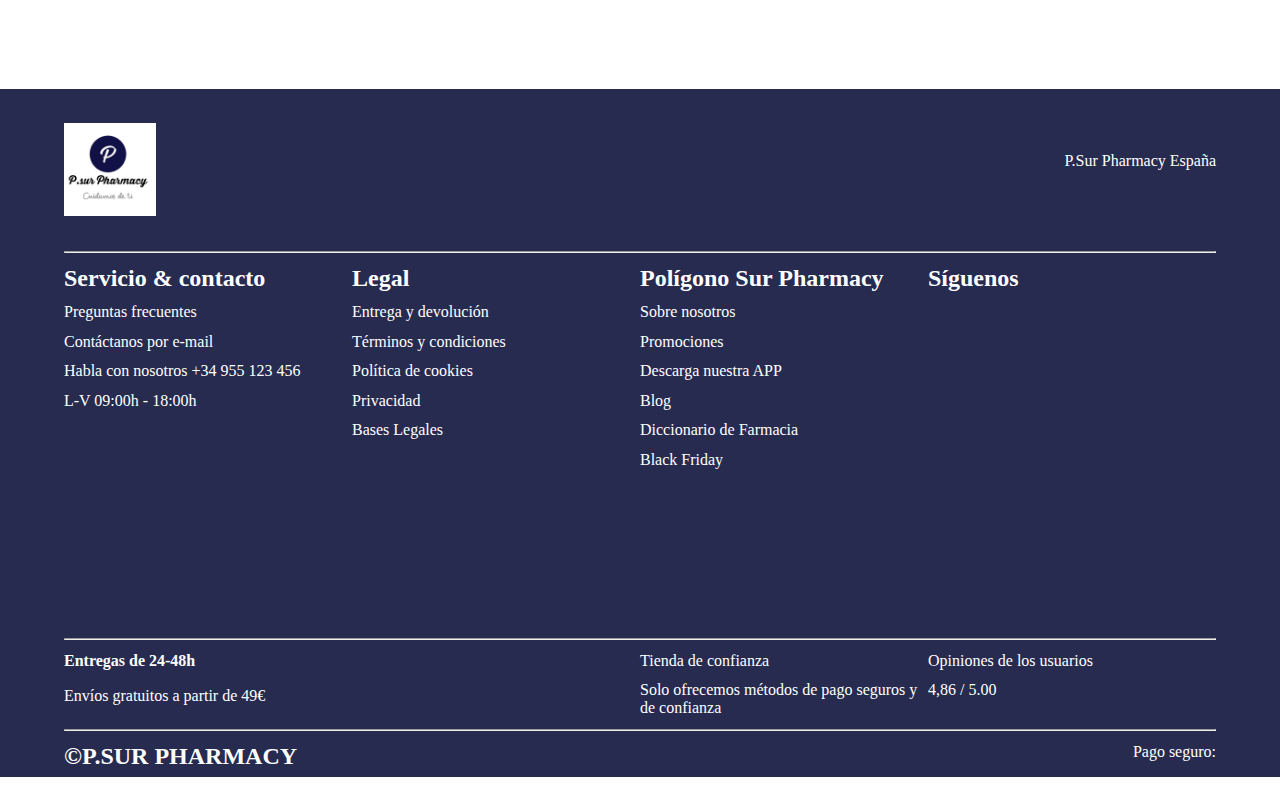
<file: proyecto html+css/p-oralb.html>
<!DOCTYPE html>
<html lang="en">
<head>
    <meta charset="UTF-8">
    <meta name="viewport" content="width=device-width, initial-scale=1.0">
    <title>Oral-B Cepillo Eléctrico iO8 S Negro | P.Sur Pharmacy</title>
    <link rel="stylesheet" href="proyectofarmacia.css">
    <link rel="stylesheet" href="https://cdnjs.cloudflare.com/ajax/libs/font-awesome/6.4.2/css/all.min.css" integrity="sha512-z3gLpd7yknf1YoNbCzqRKc4qyor8gaKU1qmn+CShxbuBusANI9QpRohGBreCFkKxLhei6S9CQXFEbbKuqLg0DA==" crossorigin="anonymous" referrerpolicy="no-referrer"/>
</head>
<body>

    <div class="container-menu">
        <div class="header">
            <div class="logo">
                <a href="index.html"><img src="Logo.jpg" alt="logotipo web"/></a>
            </div>
            <div class="menu-expansible">
                <ul>
                    <!-- Elemento del menú "Categorías" con un submenu-->
                    <li><a href="#">Categorías <i class="fa-solid fa-chevron-down"></i></a>
                        <ul class="submenu">
                            <!-- Elementos del submenú de "Categorías" -->
                            <li><a href="#">Productos de belleza</a></li>
                            <li><a href="#">Productos de cuidado personal</a></li>
                            <li><a href="#">Productos para bebé y mamá</a></li>
                            <li><a href="#">Complejos vitamínicos</a></li>
                            <li><a href="#">Herbolario online</a></li>
                            <li><a href="#">Productos dietéticos</a></li>
                        </ul>
                    </li>
                    <!-- Elemento del menú "Promociones" -->
                    <li><a href="#">Promociones</a></li>
                    <!-- Elemento del menú "Packs Ahorro" -->
                    <li><a href="#">Packs Ahorro</a></li>
                    <!-- Elemento del menú "Novedades" -->
                    <li><a href="#">Novedades</a></li>
                    <!-- Elemento del menú "Marcas" -->
                    <li><a href="#">Marcas</a></li>
        
                    <li class="login"><a href="#"><i class="fa-regular fa-user"></i> Cuenta </a>
                        <ul class="submenulogin">
                            <!-- Elementos del submenú "LOGIN" -->
                            <li><i class="fa-solid fa-user"></i> </li>
                            <li><input type="text" name="" id="usuario" placeholder="Usuario"></li>
                            <li><i class="fa-solid fa-lock"></i> </li>
                            <li><input type="password" name="" id="contraseña" placeholder="********"></li>
                            <li><a href=""><button>Acceder</button></a></li>
                            <li><h4>¿Nuevo cliente?</h4></li>
                            <li><p>Crea una cuenta en segundos.</p></li>
                            <li><a href="signup.html"><button>Crear Cuenta</button></a></li>
                            <li><p id="ó"><b> O usar </b></p></li>
                            <li><p id="parrafo-google-apple">
                                    <div class="google-apple">
                                        <button><i class="fa-brands fa-google fa-2xl"></i></button>
                                        <button><i class="fa-brands fa-apple fa-2xl"></i></button>
                                    </div>
                                </p>
                            </li>
                        </ul>
                    </li>
                </ul>
            </div>
        </div>
    </div>


        
    <div class="prod-contenedor">
        <div class="prod-iraltone"> <!--Grid 4 filas x 2 columnas

                                        titulo titulo   
                                        imagen compra
                                        imagen compra
                                        detalles opiniones          -->
            <div class="titulo">
                <h1>Oral-B Cepillo Eléctrico iO8 S Negro</h1>
                <p><a href="">Oral-B</a> - 1 uds</p>
            </div>

            <div class="imagen">
                <img id="img1m" src="p-oralb.webp" alt="">
                <img id="img2m" src="p-oralb2.jpeg" alt="">
                <img id="img3" src="p-oralb3.webp" alt="">
                <img id="img4" src="p-oralb4.webp" alt="">
            </div>

            <div class="compra">
                <div class="precio">
                    <h2>234,59 €</h2>
                    <h4>234.59 € / 1 ud</h4>
                </div>

                <div class="cantidad">
                    <h4>Disponible</h4>
                    
                        <label for="precio"><h4>Cantidad: </h4></label>
                        <input type="number" name="cantidad" min="1" max="20"
                        step="1"
                        value="1" />
                        <button><i class="fa-solid fa-basket-shopping" style="color: white;"></i> Añadir al carrito</button>
                    
                </div>

                <div class="psur-cash">
                    <h4><i class="fa-solid fa-truck-fast"></i> Entrega estimada Lunes</h4>
                    <div class="cash">
                        <p><i class="fa-solid fa-coins"></i> <b>Gana +2,35 € en PSur Cash</b></p>
                        <p>Acumula PSur Cash en tu monedero MyPSur.</p>
                    </div>
                </div>

                <div class="envio">
                    <div class="envio-detalle">
                        <p><i class="fa-solid fa-box" style="color:rgba(48, 124, 126, 0.938);"></i> <b>Envío gratis</b> a partir de 49 €</p>
                        <p><i class="fa-solid fa-coins" style="color: rgba(48, 124, 126, 0.938);"></i> Acumula puntos en cada compra</p>
                        <p><i class="fa-solid fa-lock" style="color:rgba(48, 124, 126, 0.938);"></i> Pago 100% <b>seguro</b></p>
                        <div class="tarjetas">
                            <p><i class="fa-brands fa-cc-visa fa-2xl"></i> <i class="fa-brands fa-cc-mastercard fa-2xl"></i> <i class="fa-brands fa-cc-amex fa-2xl"></i> <i class="fa-brands fa-cc-paypal fa-2xl"></i></p>
                        </div>
                    </div>
                </div>
            </div>

            <div class="detalles">
                <div class="detalles-contenido">
                    <h2>Detalles de producto</h2>
                    <h4><i class="fa-solid fa-file-lines"></i> Descripción</h4>
                    <p><b>El cepillo eléctrico Oral-B iO8 S Negro</b> es un producto diseñado para proporcionar una experiencia de cepillado dental única y efectiva.</p>
                    <p>Este cepillo de dientes recargable cuenta con un exclusivo diseño de cabezal de cepillo redondo, que permite alcanzar y limpiar cada rincón de la boca de manera eficaz.</p>
                    <p>El cepillo utiliza la tecnología magnética iO™, que proporciona movimientos de limpieza de <b>alta frecuencia,</b> ayudando así a eliminar la placa y prevenir la acumulación de bacterias en los dientes y encías.</p>
                    <p><b>Consejo técnico</b></p>
                    <p>Para asegurar la durabilidad y el rendimiento óptimo del cepillo Oral-B iO8 S Negro, se recomienda almacenarlo en un lugar fresco y seco, lejos de la humedad y la luz directa del sol.Mantenerlo en su estuche protector cuando no esté en uso también ayudará a mantenerlo en óptimas condiciones de higiene.</b></p>
                </div>
            </div>



            <div class="opiniones-prod">
                <h3>Opiniones</h3>
                <h3>4.9</h3>
                <h3><i class="fa-solid fa-star" style="color: yellow;"></i><i class="fa-solid fa-star" style="color: yellow;"></i><i class="fa-solid fa-star" style="color: yellow;"></i><i class="fa-solid fa-star" style="color: yellow;"></i><i class="fa-solid fa-star" style="color: yellow;"></i></h3>
                <h5>(4 Opiniones)</h5>
                <button>Tu opinión es importante para nosotros</button>
                <hr/>
                <div class="usuario-fecha">
                    <p><i class="fa-solid fa-star" style="color: yellow;"></i> <i class="fa-solid fa-star" style="color: yellow;"></i> <i class="fa-solid fa-star" style="color: yellow;"></i> <i class="fa-solid fa-star" style="color: yellow;"></i> <i class="fa-solid fa-star" style="color: yellow;"></i> Eusebio O.</p>
                    <p>13/8/23</p>
                </div>
                <p>Seguiremos usando vuestros productos.</p>
                <hr/>
                <div class="usuario-fecha">
                    <p><i class="fa-solid fa-star" style="color: yellow;"></i> <i class="fa-solid fa-star" style="color: yellow;"></i> <i class="fa-solid fa-star" style="color: yellow;"></i> <i class="fa-solid fa-star" style="color: yellow;"></i> <i class="fa-solid fa-star" style="color: yellow;"></i> Samanta D.</p>
                    <p>4/7/23</p>
                </div>
                <p>Muy encantados con la compra!</p>
                <hr/>
                <div class="usuario-fecha">
                    <p><i class="fa-solid fa-star" style="color: yellow;"></i> <i class="fa-solid fa-star" style="color: yellow;"></i> <i class="fa-solid fa-star" style="color: yellow;"></i> <i class="fa-solid fa-star" style="color: yellow;"></i> <i class="fa-solid fa-star" style="color: yellow;"></i> Marina L.</p>
                    <p>14/6/23</p>
                </div>
                <p>Muy buena calidad</p>
                <hr/>
                <div class="usuario-fecha">
                    <p><i class="fa-solid fa-star" style="color: yellow;"></i> <i class="fa-solid fa-star" style="color: yellow;"></i> <i class="fa-solid fa-star" style="color: yellow;"></i> <i class="fa-solid fa-star" style="color: yellow;"></i> <i class="fa-solid fa-star" style="color: yellow;"></i> Emma E.</p>
                    <p>21/2/23</p>
                </div>
                <p>Recibí el envío en el plazo esperado. Recogida sin problemas.</p>

            </div>
        </div>
    </div>







    <div class="footer">
        <div class="contenedorpie">

            <div class="mifarma">
                <img src="Logo.jpg" alt="">
                <p>P.Sur Pharmacy España</p>
            </div>
            <div class="linea-top">
                <hr/>
            </div>
            

            <div class="servicio">
                <h2>Servicio & contacto</h2>
                <p><a href="">Preguntas frecuentes</a></p>
                <p><a href="">Contáctanos por e-mail</a></p>
                <p><a href="">Habla con nosotros +34 955 123 456</a></p>
                <p>L-V 09:00h - 18:00h</p>
                <iframe class="mapa" src="https://www.google.com/maps/embed?pb=!1m18!1m12!1m3!1d6342.763463510203!2d-5.980508029460926!3d37.357143493999416!2m3!1f0!2f0!3f0!3m2!1i1024!2i768!4f13.1!3m3!1m2!1s0xd126e6324845c63%3A0xec11c55d97d1a400!2sFarmacia!5e0!3m2!1ses!2ses!4v1700120217539!5m2!1ses!2ses" width="600" height="450" style="border:0;" allowfullscreen="" loading="lazy" referrerpolicy="no-referrer-when-downgrade"></iframe>
            </div>

            <div class="legal">
                <h2>Legal</h2>
                <p><a href="">Entrega y devolución</a></p>
                <p><a href="">Términos y condiciones</a></p>
                <p><a href="">Política de cookies</a></p>
                <p><a href="">Privacidad</a></p>
                <p><a href="">Bases Legales</a></p>
            </div>

            <div class="psur">
                <h2>Polígono Sur Pharmacy</h2>
                <p><a href="">Sobre nosotros</a></p>
                <p><a href="">Promociones</a></p>
                <p><a href="">Descarga nuestra APP</a></p>
                <p><a href="">Blog</a></p>
                <p><a href="">Diccionario de Farmacia</a></p>
                <p><a href="">Black Friday</a></p>
            </div>

            <div class="siguenos">
                <h2>Síguenos</h2>
                <p>
                <a href=""><i class="fa-brands fa-facebook fa-2xl"></i></a>
                <a href=""><i class="fa-brands fa-instagram fa-2xl"></i></a>
                <a href=""><i class="fa-brands fa-linkedin-in fa-2xl"></i></a>
                <a href=""><i class="fa-brands fa-pinterest fa-2xl"></i></a>
                </p>
                <p>
                <a href=""><i class="fa-brands fa-x-twitter fa-2xl"></i></a>
                <a href=""><i class="fa-brands fa-youtube fa-2xl"></i></a>
                <a href=""><i class="fa-brands fa-tiktok fa-2xl"></i></a>
                </p>
            </div>

            <div class="linea-medium">
                <hr/>
            </div>
            
            <div class="entregas">
                <h4><i class="fa-solid fa-truck-fast "></i> Entregas de 24-48h</h4>
                <p>Envíos gratuitos a partir de 49€</p>
                <p><i class="fa-brands fa-fedex fa-2xl"></i></p>
                <p><i class="fa-brands fa-dhl fa-2xl"></i></p>
                
            </div>

            <div class="confianza">
                <p><i class="fa-regular fa-circle-check"></i> Tienda de confianza</p>
                <p>Solo ofrecemos métodos de pago seguros y de confianza</p>
            </div>
            
            
            <div class="opiniones">
                <p>Opiniones de los usuarios</p>
                <p><i class="fa-brands fa-google fa-xl"></i> 4,86 / 5.00</p>
            </div>

            <div class="linea-bottom">
                <hr/>
            </div>

            <div class="pago">
                <h2>&copy;P.SUR PHARMACY</h2>
                <p><i class="fa-solid fa-lock"></i> Pago seguro: <i class="fa-brands fa-cc-visa fa-2xl"></i> <i class="fa-brands fa-cc-mastercard fa-2xl"></i> <i class="fa-brands fa-cc-amex fa-2xl"></i> <i class="fa-brands fa-cc-paypal fa-2xl"></i></p>
            </div>
        </div>
    </div>

</body>
</html>
</file>
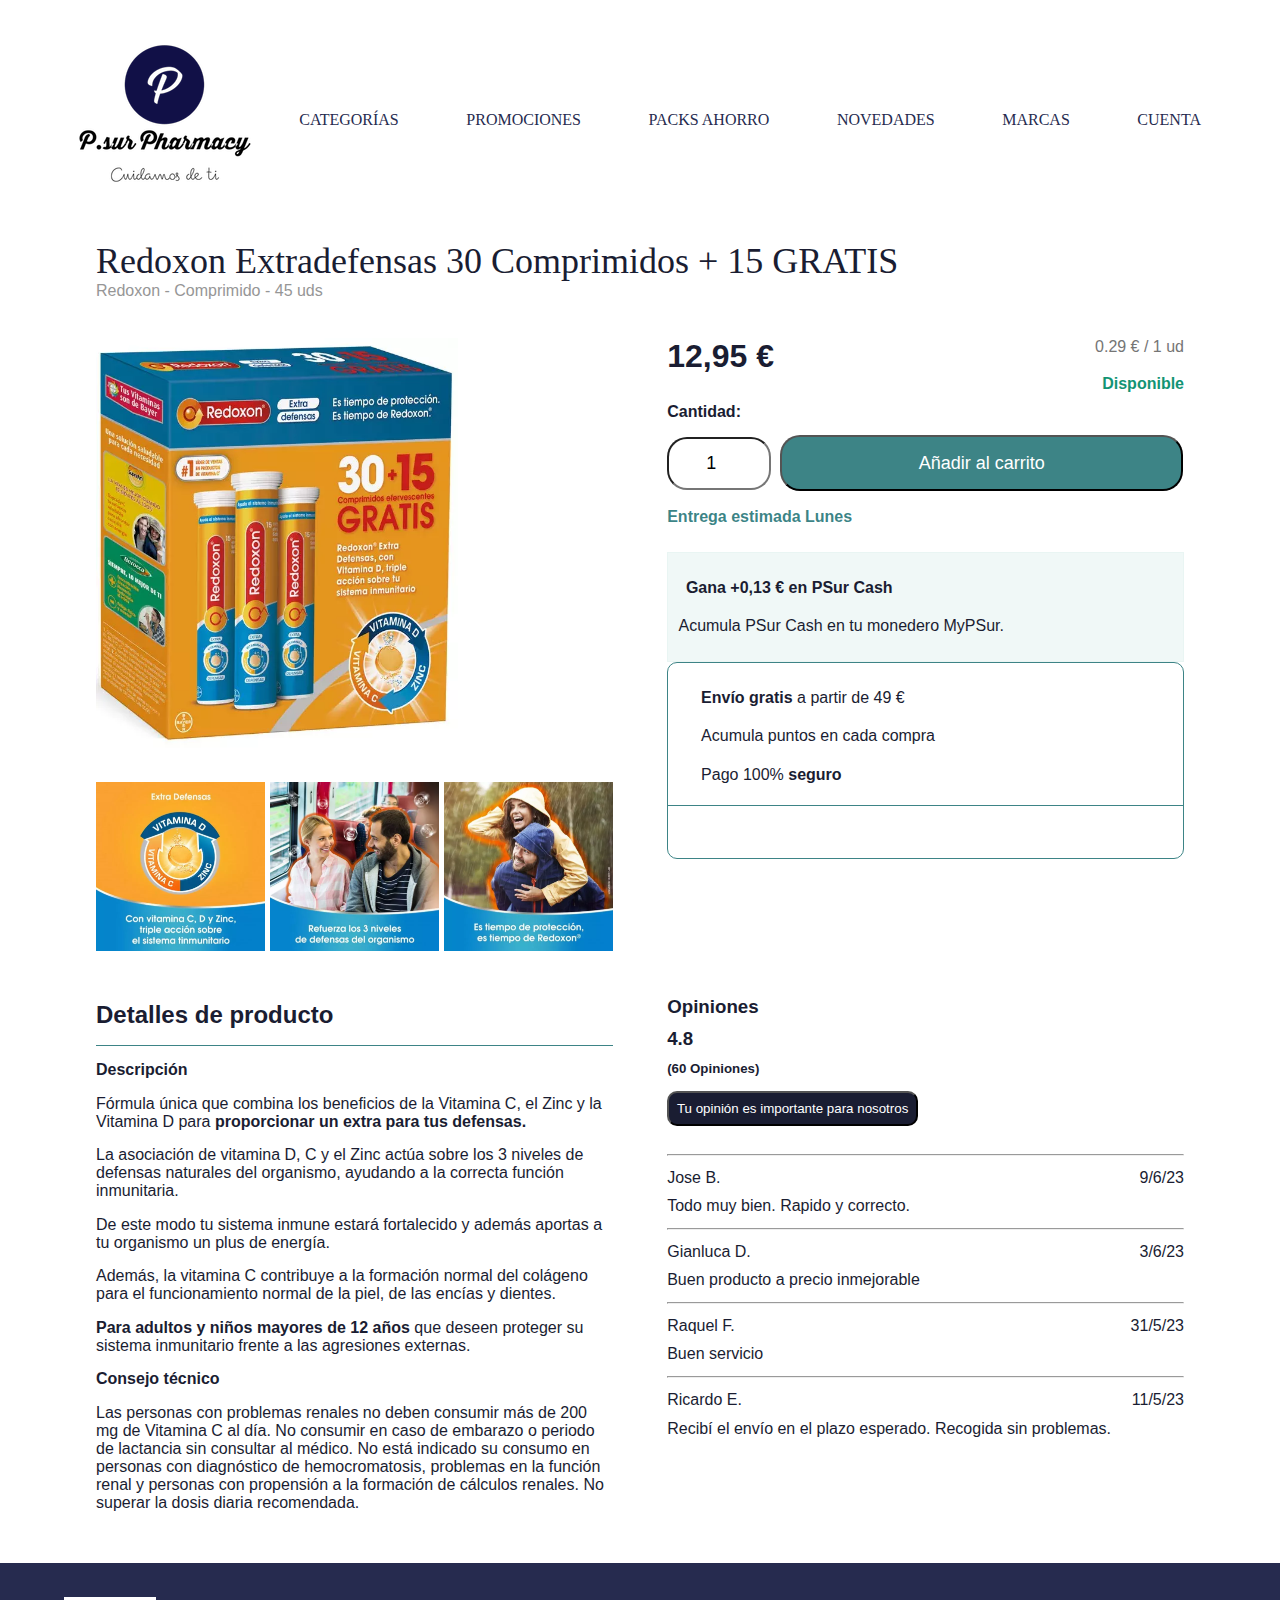
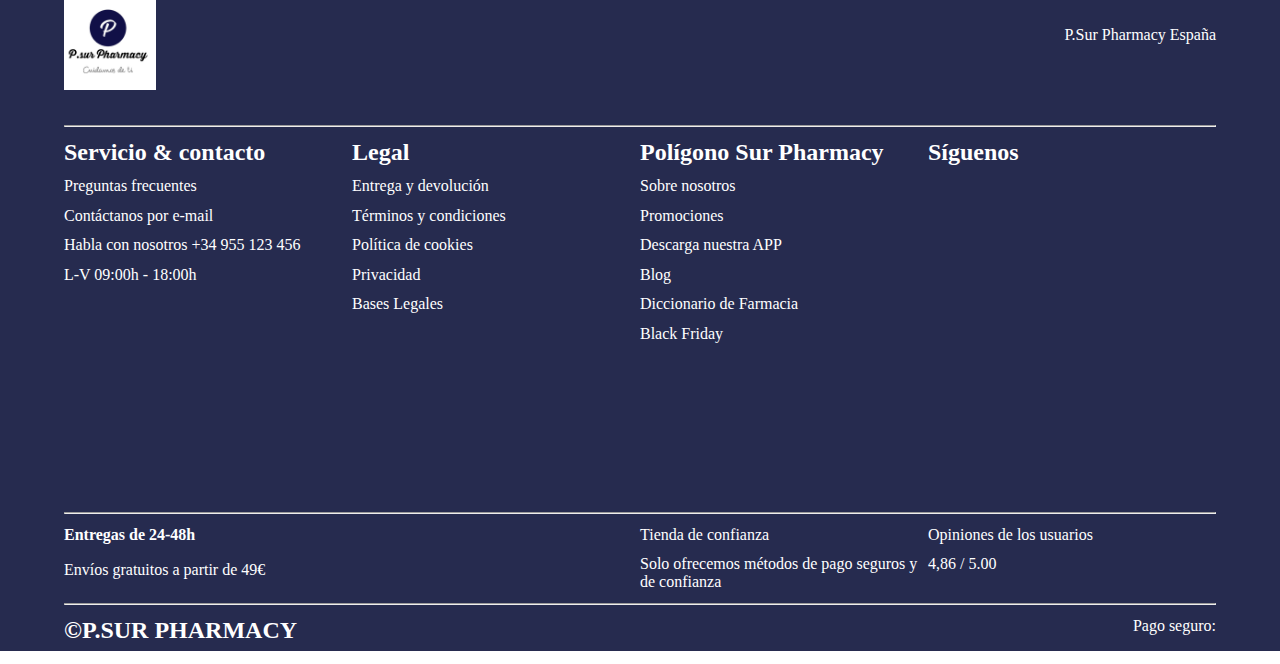
<file: proyecto html+css/p-redoxon.html>
<!DOCTYPE html>
<html lang="en">
<head>
    <meta charset="UTF-8">
    <meta name="viewport" content="width=device-width, initial-scale=1.0">
    <title>Redoxon Extradefensas 3x1 comprimidos | P.Sur Pharmacy</title>
    <link rel="stylesheet" href="proyectofarmacia.css">
    <link rel="stylesheet" href="https://cdnjs.cloudflare.com/ajax/libs/font-awesome/6.4.2/css/all.min.css" integrity="sha512-z3gLpd7yknf1YoNbCzqRKc4qyor8gaKU1qmn+CShxbuBusANI9QpRohGBreCFkKxLhei6S9CQXFEbbKuqLg0DA==" crossorigin="anonymous" referrerpolicy="no-referrer"/>
</head>
<body>

    <div class="container-menu">
        <div class="header">
            <div class="logo">
                <a href="index.html"><img src="Logo.jpg" alt="logotipo web"/></a>
            </div>
            <div class="menu-expansible">
                <ul>
                    <!-- Elemento del menú "Categorías" con un submenu-->
                    <li><a href="#">Categorías <i class="fa-solid fa-chevron-down"></i></a>
                        <ul class="submenu">
                            <!-- Elementos del submenú de "Categorías" -->
                            <li><a href="#">Productos de belleza</a></li>
                            <li><a href="#">Productos de cuidado personal</a></li>
                            <li><a href="#">Productos para bebé y mamá</a></li>
                            <li><a href="#">Complejos vitamínicos</a></li>
                            <li><a href="#">Herbolario online</a></li>
                            <li><a href="#">Productos dietéticos</a></li>
                        </ul>
                    </li>
                    <!-- Elemento del menú "Promociones" -->
                    <li><a href="#">Promociones</a></li>
                    <!-- Elemento del menú "Packs Ahorro" -->
                    <li><a href="#">Packs Ahorro</a></li>
                    <!-- Elemento del menú "Novedades" -->
                    <li><a href="#">Novedades</a></li>
                    <!-- Elemento del menú "Marcas" -->
                    <li><a href="#">Marcas</a></li>
        
                    <li class="login"><a href="#"><i class="fa-regular fa-user"></i> Cuenta </a>
                        <ul class="submenulogin">
                            <!-- Elementos del submenú "LOGIN" -->
                            <li><i class="fa-solid fa-user"></i> </li>
                            <li><input type="text" name="" id="usuario" placeholder="Usuario"></li>
                            <li><i class="fa-solid fa-lock"></i> </li>
                            <li><input type="password" name="" id="contraseña" placeholder="********"></li>
                            <li><a href=""><button>Acceder</button></a></li>
                            <li><h4>¿Nuevo cliente?</h4></li>
                            <li><p>Crea una cuenta en segundos.</p></li>
                            <li><a href="signup.html"><button>Crear Cuenta</button></a></li>
                            <li><p id="ó"><b> O usar </b></p></li>
                            <li><p id="parrafo-google-apple">
                                    <div class="google-apple">
                                        <button><i class="fa-brands fa-google fa-2xl"></i></button>
                                        <button><i class="fa-brands fa-apple fa-2xl"></i></button>
                                    </div>
                                </p>
                            </li>
                        </ul>
                    </li>
                </ul>
            </div>
        </div>
    </div>


        
    <div class="prod-contenedor">
        <div class="prod-iraltone"> <!--Grid 4 filas x 2 columnas

                                        titulo titulo   
                                        imagen compra
                                        imagen compra
                                        detalles opiniones           -->
            <div class="titulo">
                <h1>Redoxon Extradefensas 30 Comprimidos + 15 GRATIS</h1>
                <p><a href="">Redoxon</a> - Comprimido - 45 uds</p>
            </div>

            <div class="imagen">
                <img id="img1m" src="p-redoxon.webp" alt="">
                <img id="img2" src="p-redoxon2.webp" alt="">
                <img id="img3" src="p-redoxon3.webp" alt="">
                <img id="img4" src="p-redoxon4.webp" alt="">
            </div>

            <div class="compra">
                <div class="precio">
                    <h2>12,95 €</h2>
                    <h4>0.29 € / 1 ud</h4>
                </div>

                <div class="cantidad">
                    <h4>Disponible</h4>
                    
                        <label for="precio"><h4>Cantidad: </h4></label>
                        <input type="number" name="cantidad" min="1" max="20"
                        step="1"
                        value="1" />
                        <button><i class="fa-solid fa-basket-shopping" style="color: white;"></i> Añadir al carrito</button>
                    
                </div>

                <div class="psur-cash">
                    <h4><i class="fa-solid fa-truck-fast"></i> Entrega estimada Lunes</h4>
                    <div class="cash">
                        <p><i class="fa-solid fa-coins"></i> <b>Gana +0,13 € en PSur Cash</b></p>
                        <p>Acumula PSur Cash en tu monedero MyPSur.</p>
                    </div>
                </div>

                <div class="envio">
                    <div class="envio-detalle">
                        <p><i class="fa-solid fa-box" style="color:rgba(48, 124, 126, 0.938);"></i> <b>Envío gratis</b> a partir de 49 €</p>
                        <p><i class="fa-solid fa-coins" style="color: rgba(48, 124, 126, 0.938);"></i> Acumula puntos en cada compra</p>
                        <p><i class="fa-solid fa-lock" style="color:rgba(48, 124, 126, 0.938);"></i> Pago 100% <b>seguro</b></p>
                        <div class="tarjetas">
                            <p><i class="fa-brands fa-cc-visa fa-2xl"></i> <i class="fa-brands fa-cc-mastercard fa-2xl"></i> <i class="fa-brands fa-cc-amex fa-2xl"></i> <i class="fa-brands fa-cc-paypal fa-2xl"></i></p>
                        </div>
                    </div>
                </div>
            </div>

            <div class="detalles">
                <div class="detalles-contenido">
                    <h2>Detalles de producto</h2>
                    <h4><i class="fa-solid fa-file-lines"></i> Descripción</h4>
                    <p>Fórmula única que combina los beneficios de la Vitamina C, el Zinc y la Vitamina D para <b>proporcionar un extra para tus defensas.</b></p>
                    <p>La asociación de vitamina D, C y el Zinc actúa sobre los 3 niveles de defensas naturales del organismo, ayudando a la correcta función inmunitaria.</p>
                    <p>De este modo tu sistema inmune estará fortalecido y además aportas a tu organismo un plus de energía.</p>
                    <p>Además, la vitamina C contribuye a la formación normal del colágeno para el funcionamiento normal de la piel, de las encías y dientes.</p>
                    <p><b>Para adultos y niños mayores de 12 años</b> que deseen proteger su sistema inmunitario frente a las agresiones externas.</p>
                    <p><b>Consejo técnico</b></p>
                    <p>Las personas con problemas renales no deben consumir más de 200 mg de Vitamina C al día. No consumir en caso de embarazo o periodo de lactancia sin consultar al médico. No está indicado su consumo en personas con diagnóstico de hemocromatosis, problemas en la función renal y personas con propensión a la formación de cálculos renales. No superar la dosis diaria recomendada.</p>
                </div>
            </div>



            <div class="opiniones-prod">
                <h3>Opiniones</h3>
                <h3>4.8</h3>
                <h3><i class="fa-solid fa-star" style="color: yellow;"></i><i class="fa-solid fa-star" style="color: yellow;"></i><i class="fa-solid fa-star" style="color: yellow;"></i><i class="fa-solid fa-star" style="color: yellow;"></i><i class="fa-solid fa-star" style="color: yellow;"></i></h3>
                <h5>(60 Opiniones)</h5>
                <button>Tu opinión es importante para nosotros</button>
                <hr/>
                <div class="usuario-fecha">
                    <p><i class="fa-solid fa-star" style="color: yellow;"></i> <i class="fa-solid fa-star" style="color: yellow;"></i> <i class="fa-solid fa-star" style="color: yellow;"></i> <i class="fa-solid fa-star" style="color: yellow;"></i> <i class="fa-solid fa-star" style="color: yellow;"></i> Jose B.</p>
                    <p>9/6/23</p>
                </div>
                <p>Todo muy bien. Rapido y correcto.</p>
                <hr/>
                <div class="usuario-fecha">
                    <p><i class="fa-solid fa-star" style="color: yellow;"></i> <i class="fa-solid fa-star" style="color: yellow;"></i> <i class="fa-solid fa-star" style="color: yellow;"></i> <i class="fa-solid fa-star" style="color: yellow;"></i> <i class="fa-solid fa-star" style="color: yellow;"></i> Gianluca D.</p>
                    <p>3/6/23</p>
                </div>
                <p>Buen producto a precio inmejorable</p>
                <hr/>
                <div class="usuario-fecha">
                    <p><i class="fa-solid fa-star" style="color: yellow;"></i> <i class="fa-solid fa-star" style="color: yellow;"></i> <i class="fa-solid fa-star" style="color: yellow;"></i> <i class="fa-solid fa-star" style="color: yellow;"></i> <i class="fa-solid fa-star" style="color: yellow;"></i> Raquel F.</p>
                    <p>31/5/23</p>
                </div>
                <p>Buen servicio</p>
                <hr/>
                <div class="usuario-fecha">
                    <p><i class="fa-solid fa-star" style="color: yellow;"></i> <i class="fa-solid fa-star" style="color: yellow;"></i> <i class="fa-solid fa-star" style="color: yellow;"></i> <i class="fa-solid fa-star" style="color: yellow;"></i> <i class="fa-solid fa-star" style="color: yellow;"></i> Ricardo E.</p>
                    <p>11/5/23</p>
                </div>
                <p>Recibí el envío en el plazo esperado. Recogida sin problemas.</p>

            </div>
        </div>
    </div>







    <div class="footer">
        <div class="contenedorpie">

            <div class="mifarma">
                <img src="Logo.jpg" alt="">
                <p>P.Sur Pharmacy España</p>
            </div>
            <div class="linea-top">
                <hr/>
            </div>
            

            <div class="servicio">
                <h2>Servicio & contacto</h2>
                <p><a href="">Preguntas frecuentes</a></p>
                <p><a href="">Contáctanos por e-mail</a></p>
                <p><a href="">Habla con nosotros +34 955 123 456</a></p>
                <p>L-V 09:00h - 18:00h</p>
                <iframe class="mapa" src="https://www.google.com/maps/embed?pb=!1m18!1m12!1m3!1d6342.763463510203!2d-5.980508029460926!3d37.357143493999416!2m3!1f0!2f0!3f0!3m2!1i1024!2i768!4f13.1!3m3!1m2!1s0xd126e6324845c63%3A0xec11c55d97d1a400!2sFarmacia!5e0!3m2!1ses!2ses!4v1700120217539!5m2!1ses!2ses" width="600" height="450" style="border:0;" allowfullscreen="" loading="lazy" referrerpolicy="no-referrer-when-downgrade"></iframe>
            </div>

            <div class="legal">
                <h2>Legal</h2>
                <p><a href="">Entrega y devolución</a></p>
                <p><a href="">Términos y condiciones</a></p>
                <p><a href="">Política de cookies</a></p>
                <p><a href="">Privacidad</a></p>
                <p><a href="">Bases Legales</a></p>
            </div>

            <div class="psur">
                <h2>Polígono Sur Pharmacy</h2>
                <p><a href="">Sobre nosotros</a></p>
                <p><a href="">Promociones</a></p>
                <p><a href="">Descarga nuestra APP</a></p>
                <p><a href="">Blog</a></p>
                <p><a href="">Diccionario de Farmacia</a></p>
                <p><a href="">Black Friday</a></p>
            </div>

            <div class="siguenos">
                <h2>Síguenos</h2>
                <p>
                <a href=""><i class="fa-brands fa-facebook fa-2xl"></i></a>
                <a href=""><i class="fa-brands fa-instagram fa-2xl"></i></a>
                <a href=""><i class="fa-brands fa-linkedin-in fa-2xl"></i></a>
                <a href=""><i class="fa-brands fa-pinterest fa-2xl"></i></a>
                </p>
                <p>
                <a href=""><i class="fa-brands fa-x-twitter fa-2xl"></i></a>
                <a href=""><i class="fa-brands fa-youtube fa-2xl"></i></a>
                <a href=""><i class="fa-brands fa-tiktok fa-2xl"></i></a>
                </p>
            </div>

            <div class="linea-medium">
                <hr/>
            </div>
            
            <div class="entregas">
                <h4><i class="fa-solid fa-truck-fast "></i> Entregas de 24-48h</h4>
                <p>Envíos gratuitos a partir de 49€</p>
                <p><i class="fa-brands fa-fedex fa-2xl"></i></p>
                <p><i class="fa-brands fa-dhl fa-2xl"></i></p>
                
            </div>

            <div class="confianza">
                <p><i class="fa-regular fa-circle-check"></i> Tienda de confianza</p>
                <p>Solo ofrecemos métodos de pago seguros y de confianza</p>
            </div>
            
            
            <div class="opiniones">
                <p>Opiniones de los usuarios</p>
                <p><i class="fa-brands fa-google fa-xl"></i> 4,86 / 5.00</p>
            </div>

            <div class="linea-bottom">
                <hr/>
            </div>

            <div class="pago">
                <h2>&copy;P.SUR PHARMACY</h2>
                <p><i class="fa-solid fa-lock"></i> Pago seguro: <i class="fa-brands fa-cc-visa fa-2xl"></i> <i class="fa-brands fa-cc-mastercard fa-2xl"></i> <i class="fa-brands fa-cc-amex fa-2xl"></i> <i class="fa-brands fa-cc-paypal fa-2xl"></i></p>
            </div>
        </div>
    </div>

</body>
</html>
</file>
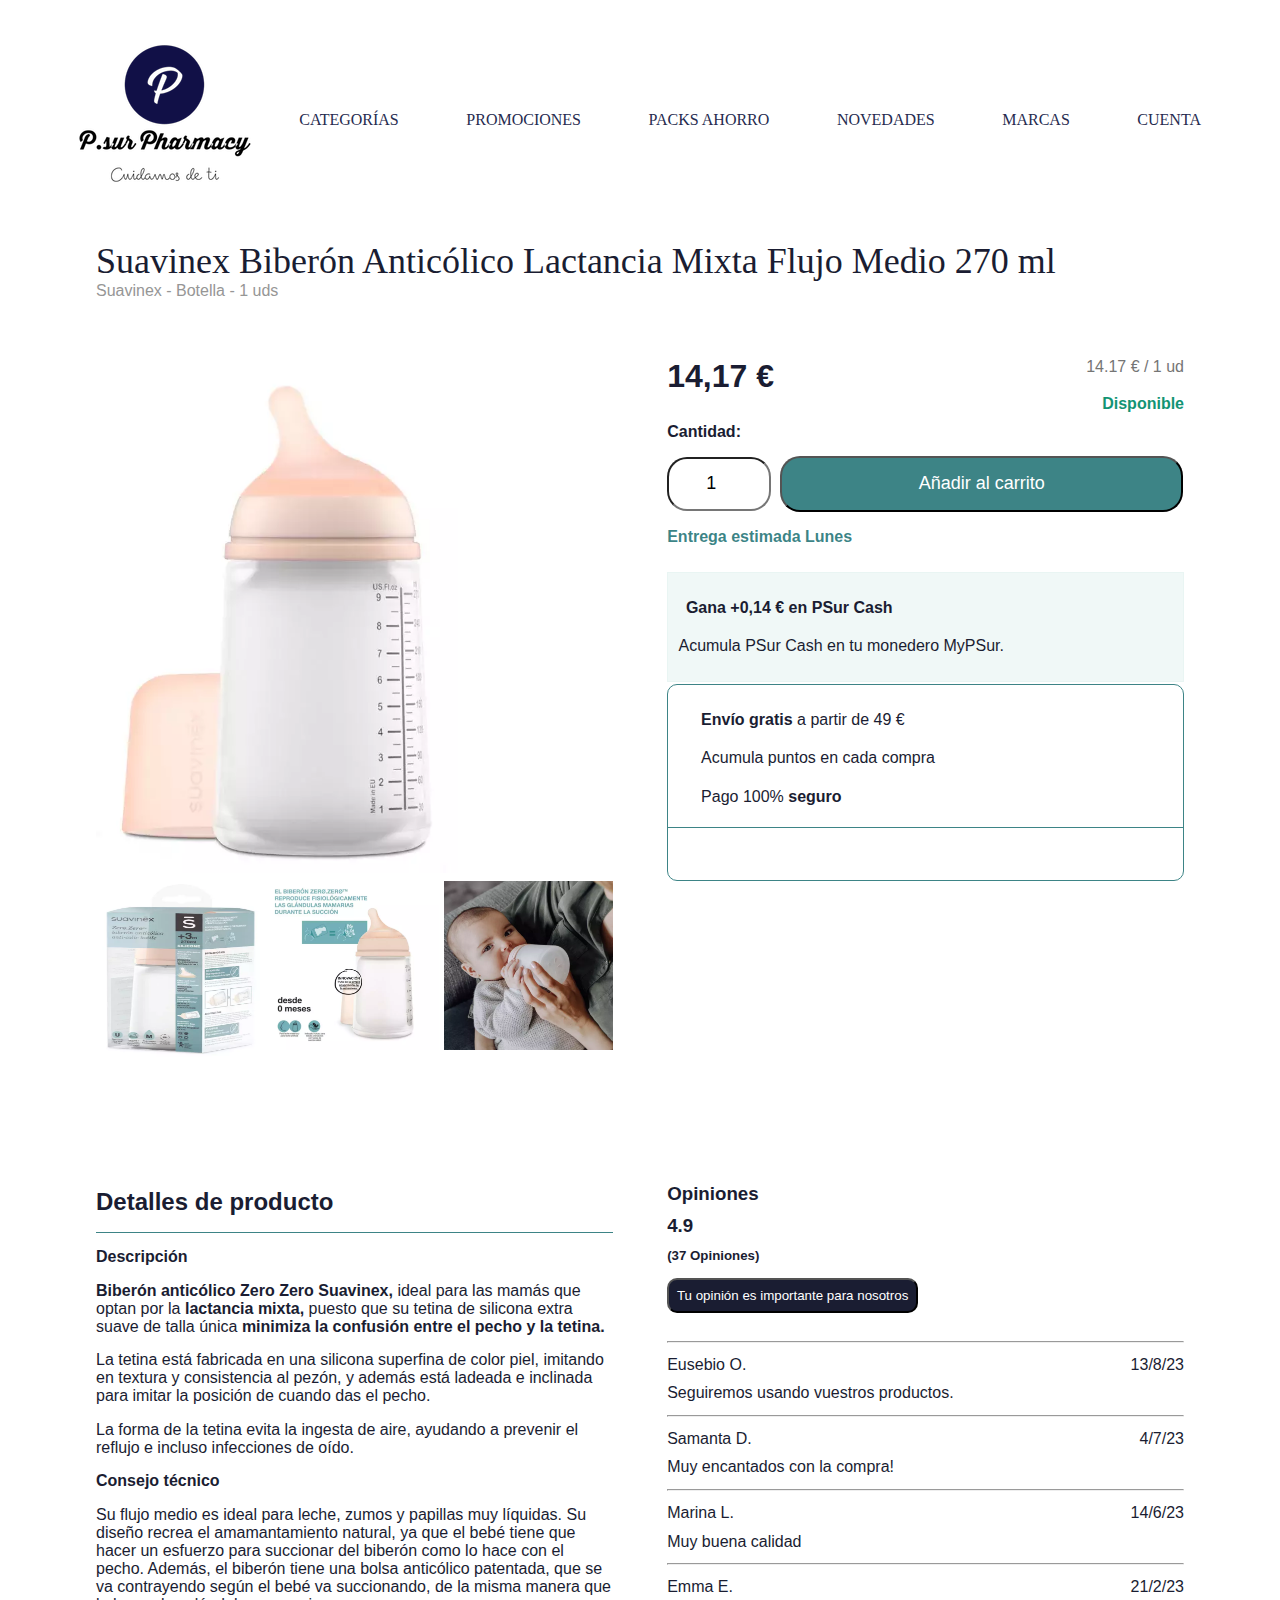
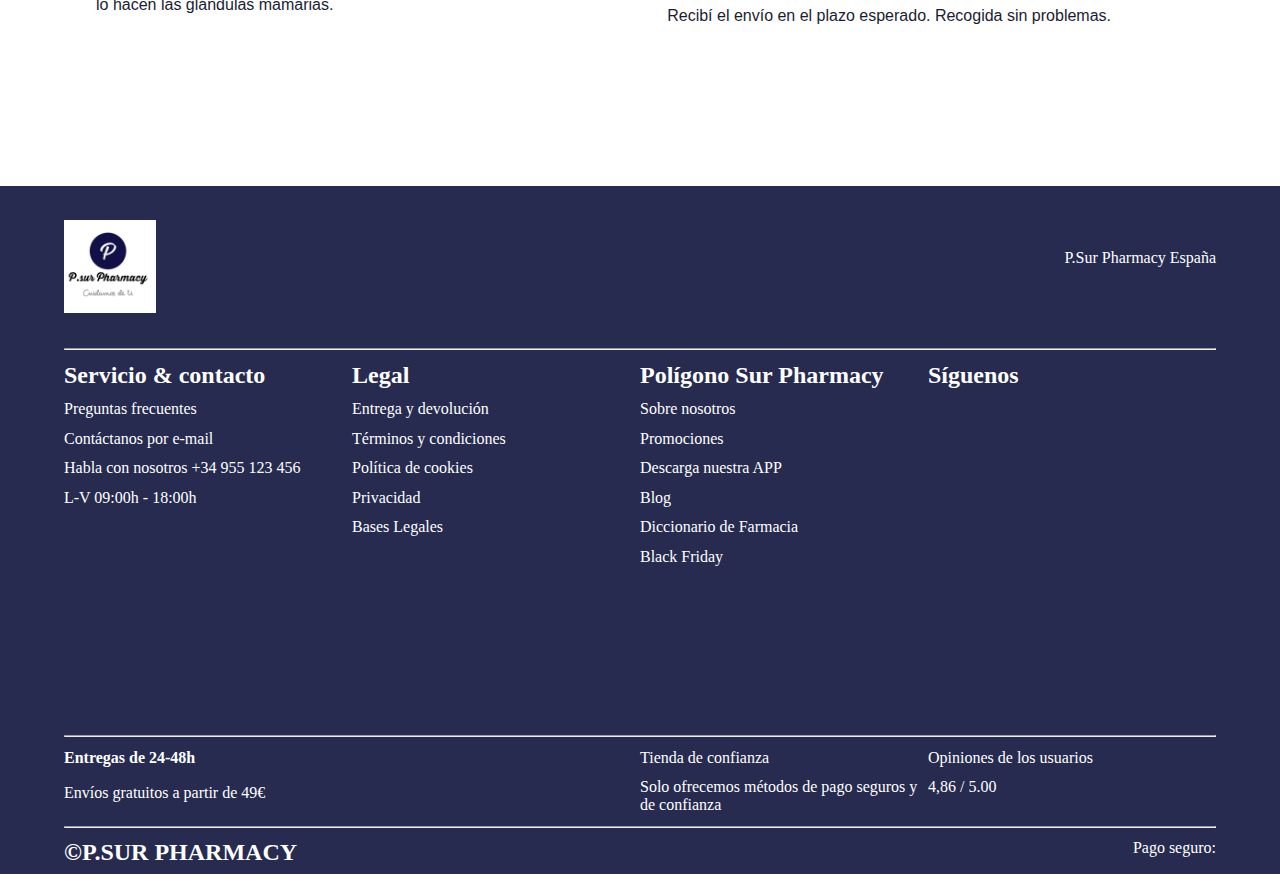
<file: proyecto html+css/p-suavinex.html>
<!DOCTYPE html>
<html lang="en">
<head>
    <meta charset="UTF-8">
    <meta name="viewport" content="width=device-width, initial-scale=1.0">
    <title>Suavinex Biberón Anticólico Lactancia Mixta Flujo Medio 270 ml | P.Sur Pharmacy</title>
    <link rel="stylesheet" href="proyectofarmacia.css">
    <link rel="stylesheet" href="https://cdnjs.cloudflare.com/ajax/libs/font-awesome/6.4.2/css/all.min.css" integrity="sha512-z3gLpd7yknf1YoNbCzqRKc4qyor8gaKU1qmn+CShxbuBusANI9QpRohGBreCFkKxLhei6S9CQXFEbbKuqLg0DA==" crossorigin="anonymous" referrerpolicy="no-referrer"/>
</head>
<body>

    <div class="container-menu">
        <div class="header">
            <div class="logo">
                <a href="index.html"><img src="Logo.jpg" alt="logotipo web"/></a>
            </div>
            <div class="menu-expansible">
                <ul>
                    <!-- Elemento del menú "Categorías" con un submenu-->
                    <li><a href="#">Categorías <i class="fa-solid fa-chevron-down"></i></a>
                        <ul class="submenu">
                            <!-- Elementos del submenú de "Categorías" -->
                            <li><a href="#">Productos de belleza</a></li>
                            <li><a href="#">Productos de cuidado personal</a></li>
                            <li><a href="#">Productos para bebé y mamá</a></li>
                            <li><a href="#">Complejos vitamínicos</a></li>
                            <li><a href="#">Herbolario online</a></li>
                            <li><a href="#">Productos dietéticos</a></li>
                        </ul>
                    </li>
                    <!-- Elemento del menú "Promociones" -->
                    <li><a href="#">Promociones</a></li>
                    <!-- Elemento del menú "Packs Ahorro" -->
                    <li><a href="#">Packs Ahorro</a></li>
                    <!-- Elemento del menú "Novedades" -->
                    <li><a href="#">Novedades</a></li>
                    <!-- Elemento del menú "Marcas" -->
                    <li><a href="#">Marcas</a></li>
        
                    <li class="login"><a href="#"><i class="fa-regular fa-user"></i> Cuenta </a>
                        <ul class="submenulogin">
                            <!-- Elementos del submenú "LOGIN" -->
                            <li><i class="fa-solid fa-user"></i> </li>
                            <li><input type="text" name="" id="usuario" placeholder="Usuario"></li>
                            <li><i class="fa-solid fa-lock"></i> </li>
                            <li><input type="password" name="" id="contraseña" placeholder="********"></li>
                            <li><a href=""><button>Acceder</button></a></li>
                            <li><h4>¿Nuevo cliente?</h4></li>
                            <li><p>Crea una cuenta en segundos.</p></li>
                            <li><a href="signup.html"><button>Crear Cuenta</button></a></li>
                            <li><p id="ó"><b> O usar </b></p></li>
                            <li><p id="parrafo-google-apple">
                                    <div class="google-apple">
                                        <button><i class="fa-brands fa-google fa-2xl"></i></button>
                                        <button><i class="fa-brands fa-apple fa-2xl"></i></button>
                                    </div>
                                </p>
                            </li>
                        </ul>
                    </li>
                </ul>
            </div>
        </div>
    </div>


        
    <div class="prod-contenedor">
        <div class="prod-iraltone"> <!--Grid 4 filas x 2 columnas

                                        titulo titulo   
                                        imagen compra
                                        imagen compra
                                        detalles opiniones          -->
            <div class="titulo">
                <h1>Suavinex Biberón Anticólico Lactancia Mixta Flujo Medio 270 ml</h1>
                <p><a href="">Suavinex</a> - Botella - 1 uds</p>
            </div>

            <div class="imagen">
                <img id="img1m" src="p-suavinex.webp" alt="">
                <img id="img2s" src="p-suavinex2.webp" alt="">
                <img id="img3" src="p-suavinex3.webp" alt="">
                <img id="img4" src="p-suavinex4.webp" alt="">
            </div>

            <div class="compra">
                <div class="precio">
                    <h2>14,17 €</h2>
                    <h4>14.17 € / 1 ud</h4>
                </div>

                <div class="cantidad">
                    <h4>Disponible</h4>
                    
                        <label for="precio"><h4>Cantidad: </h4></label>
                        <input type="number" name="cantidad" min="1" max="20"
                        step="1"
                        value="1" />
                        <button><i class="fa-solid fa-basket-shopping" style="color: white;"></i> Añadir al carrito</button>
                    
                </div>

                <div class="psur-cash">
                    <h4><i class="fa-solid fa-truck-fast"></i> Entrega estimada Lunes</h4>
                    <div class="cash">
                        <p><i class="fa-solid fa-coins"></i> <b>Gana +0,14 € en PSur Cash</b></p>
                        <p>Acumula PSur Cash en tu monedero MyPSur.</p>
                    </div>
                </div>

                <div class="envio">
                    <div class="envio-detalle">
                        <p><i class="fa-solid fa-box" style="color:rgba(48, 124, 126, 0.938);"></i> <b>Envío gratis</b> a partir de 49 €</p>
                        <p><i class="fa-solid fa-coins" style="color: rgba(48, 124, 126, 0.938);"></i> Acumula puntos en cada compra</p>
                        <p><i class="fa-solid fa-lock" style="color:rgba(48, 124, 126, 0.938);"></i> Pago 100% <b>seguro</b></p>
                        <div class="tarjetas">
                            <p><i class="fa-brands fa-cc-visa fa-2xl"></i> <i class="fa-brands fa-cc-mastercard fa-2xl"></i> <i class="fa-brands fa-cc-amex fa-2xl"></i> <i class="fa-brands fa-cc-paypal fa-2xl"></i></p>
                        </div>
                    </div>
                </div>
            </div>

            <div class="detalles">
                <div class="detalles-contenido">
                    <h2>Detalles de producto</h2>
                    <h4><i class="fa-solid fa-file-lines"></i> Descripción</h4>
                    <p><b>Biberón anticólico Zero Zero Suavinex,</b> ideal para las mamás que optan por la <b>lactancia mixta,</b> puesto que su tetina de silicona extra suave de talla única <b>minimiza la confusión entre el pecho y la tetina.</b></p>
                    <p>La tetina está fabricada en una silicona superfina de color piel, imitando en textura y consistencia al pezón, y además está ladeada e inclinada para imitar la posición de cuando das el pecho.</p>
                    <p>La forma de la tetina evita la ingesta de aire, ayudando a prevenir el reflujo e incluso infecciones de oído.</p>
                    <p><b>Consejo técnico</b></p>
                    <p>Su flujo medio es ideal para leche, zumos y papillas muy líquidas. Su diseño recrea el amamantamiento natural, ya que el bebé tiene que hacer un esfuerzo para succionar del biberón como lo hace con el pecho. Además, el biberón tiene una bolsa anticólico patentada, que se va contrayendo según el bebé va succionando, de la misma manera que lo hacen las glándulas mamarias.</p>
                </div>
            </div>



            <div class="opiniones-prod">
                <h3>Opiniones</h3>
                <h3>4.9</h3>
                <h3><i class="fa-solid fa-star" style="color: yellow;"></i><i class="fa-solid fa-star" style="color: yellow;"></i><i class="fa-solid fa-star" style="color: yellow;"></i><i class="fa-solid fa-star" style="color: yellow;"></i><i class="fa-solid fa-star" style="color: yellow;"></i></h3>
                <h5>(37 Opiniones)</h5>
                <button>Tu opinión es importante para nosotros</button>
                <hr/>
                <div class="usuario-fecha">
                    <p><i class="fa-solid fa-star" style="color: yellow;"></i> <i class="fa-solid fa-star" style="color: yellow;"></i> <i class="fa-solid fa-star" style="color: yellow;"></i> <i class="fa-solid fa-star" style="color: yellow;"></i> <i class="fa-solid fa-star" style="color: yellow;"></i> Eusebio O.</p>
                    <p>13/8/23</p>
                </div>
                <p>Seguiremos usando vuestros productos.</p>
                <hr/>
                <div class="usuario-fecha">
                    <p><i class="fa-solid fa-star" style="color: yellow;"></i> <i class="fa-solid fa-star" style="color: yellow;"></i> <i class="fa-solid fa-star" style="color: yellow;"></i> <i class="fa-solid fa-star" style="color: yellow;"></i> <i class="fa-solid fa-star" style="color: yellow;"></i> Samanta D.</p>
                    <p>4/7/23</p>
                </div>
                <p>Muy encantados con la compra!</p>
                <hr/>
                <div class="usuario-fecha">
                    <p><i class="fa-solid fa-star" style="color: yellow;"></i> <i class="fa-solid fa-star" style="color: yellow;"></i> <i class="fa-solid fa-star" style="color: yellow;"></i> <i class="fa-solid fa-star" style="color: yellow;"></i> <i class="fa-solid fa-star" style="color: yellow;"></i> Marina L.</p>
                    <p>14/6/23</p>
                </div>
                <p>Muy buena calidad</p>
                <hr/>
                <div class="usuario-fecha">
                    <p><i class="fa-solid fa-star" style="color: yellow;"></i> <i class="fa-solid fa-star" style="color: yellow;"></i> <i class="fa-solid fa-star" style="color: yellow;"></i> <i class="fa-solid fa-star" style="color: yellow;"></i> <i class="fa-solid fa-star" style="color: yellow;"></i> Emma E.</p>
                    <p>21/2/23</p>
                </div>
                <p>Recibí el envío en el plazo esperado. Recogida sin problemas.</p>

            </div>
        </div>
    </div>







    <div class="footer">
        <div class="contenedorpie">

            <div class="mifarma">
                <img src="Logo.jpg" alt="">
                <p>P.Sur Pharmacy España</p>
            </div>
            <div class="linea-top">
                <hr/>
            </div>
            

            <div class="servicio">
                <h2>Servicio & contacto</h2>
                <p><a href="">Preguntas frecuentes</a></p>
                <p><a href="">Contáctanos por e-mail</a></p>
                <p><a href="">Habla con nosotros +34 955 123 456</a></p>
                <p>L-V 09:00h - 18:00h</p>
                <iframe class="mapa" src="https://www.google.com/maps/embed?pb=!1m18!1m12!1m3!1d6342.763463510203!2d-5.980508029460926!3d37.357143493999416!2m3!1f0!2f0!3f0!3m2!1i1024!2i768!4f13.1!3m3!1m2!1s0xd126e6324845c63%3A0xec11c55d97d1a400!2sFarmacia!5e0!3m2!1ses!2ses!4v1700120217539!5m2!1ses!2ses" width="600" height="450" style="border:0;" allowfullscreen="" loading="lazy" referrerpolicy="no-referrer-when-downgrade"></iframe>
            </div>

            <div class="legal">
                <h2>Legal</h2>
                <p><a href="">Entrega y devolución</a></p>
                <p><a href="">Términos y condiciones</a></p>
                <p><a href="">Política de cookies</a></p>
                <p><a href="">Privacidad</a></p>
                <p><a href="">Bases Legales</a></p>
            </div>

            <div class="psur">
                <h2>Polígono Sur Pharmacy</h2>
                <p><a href="">Sobre nosotros</a></p>
                <p><a href="">Promociones</a></p>
                <p><a href="">Descarga nuestra APP</a></p>
                <p><a href="">Blog</a></p>
                <p><a href="">Diccionario de Farmacia</a></p>
                <p><a href="">Black Friday</a></p>
            </div>

            <div class="siguenos">
                <h2>Síguenos</h2>
                <p>
                <a href=""><i class="fa-brands fa-facebook fa-2xl"></i></a>
                <a href=""><i class="fa-brands fa-instagram fa-2xl"></i></a>
                <a href=""><i class="fa-brands fa-linkedin-in fa-2xl"></i></a>
                <a href=""><i class="fa-brands fa-pinterest fa-2xl"></i></a>
                </p>
                <p>
                <a href=""><i class="fa-brands fa-x-twitter fa-2xl"></i></a>
                <a href=""><i class="fa-brands fa-youtube fa-2xl"></i></a>
                <a href=""><i class="fa-brands fa-tiktok fa-2xl"></i></a>
                </p>
            </div>

            <div class="linea-medium">
                <hr/>
            </div>
            
            <div class="entregas">
                <h4><i class="fa-solid fa-truck-fast "></i> Entregas de 24-48h</h4>
                <p>Envíos gratuitos a partir de 49€</p>
                <p><i class="fa-brands fa-fedex fa-2xl"></i></p>
                <p><i class="fa-brands fa-dhl fa-2xl"></i></p>
                
            </div>

            <div class="confianza">
                <p><i class="fa-regular fa-circle-check"></i> Tienda de confianza</p>
                <p>Solo ofrecemos métodos de pago seguros y de confianza</p>
            </div>
            
            
            <div class="opiniones">
                <p>Opiniones de los usuarios</p>
                <p><i class="fa-brands fa-google fa-xl"></i> 4,86 / 5.00</p>
            </div>

            <div class="linea-bottom">
                <hr/>
            </div>

            <div class="pago">
                <h2>&copy;P.SUR PHARMACY</h2>
                <p><i class="fa-solid fa-lock"></i> Pago seguro: <i class="fa-brands fa-cc-visa fa-2xl"></i> <i class="fa-brands fa-cc-mastercard fa-2xl"></i> <i class="fa-brands fa-cc-amex fa-2xl"></i> <i class="fa-brands fa-cc-paypal fa-2xl"></i></p>
            </div>
        </div>
    </div>

</body>
</html>
</file>
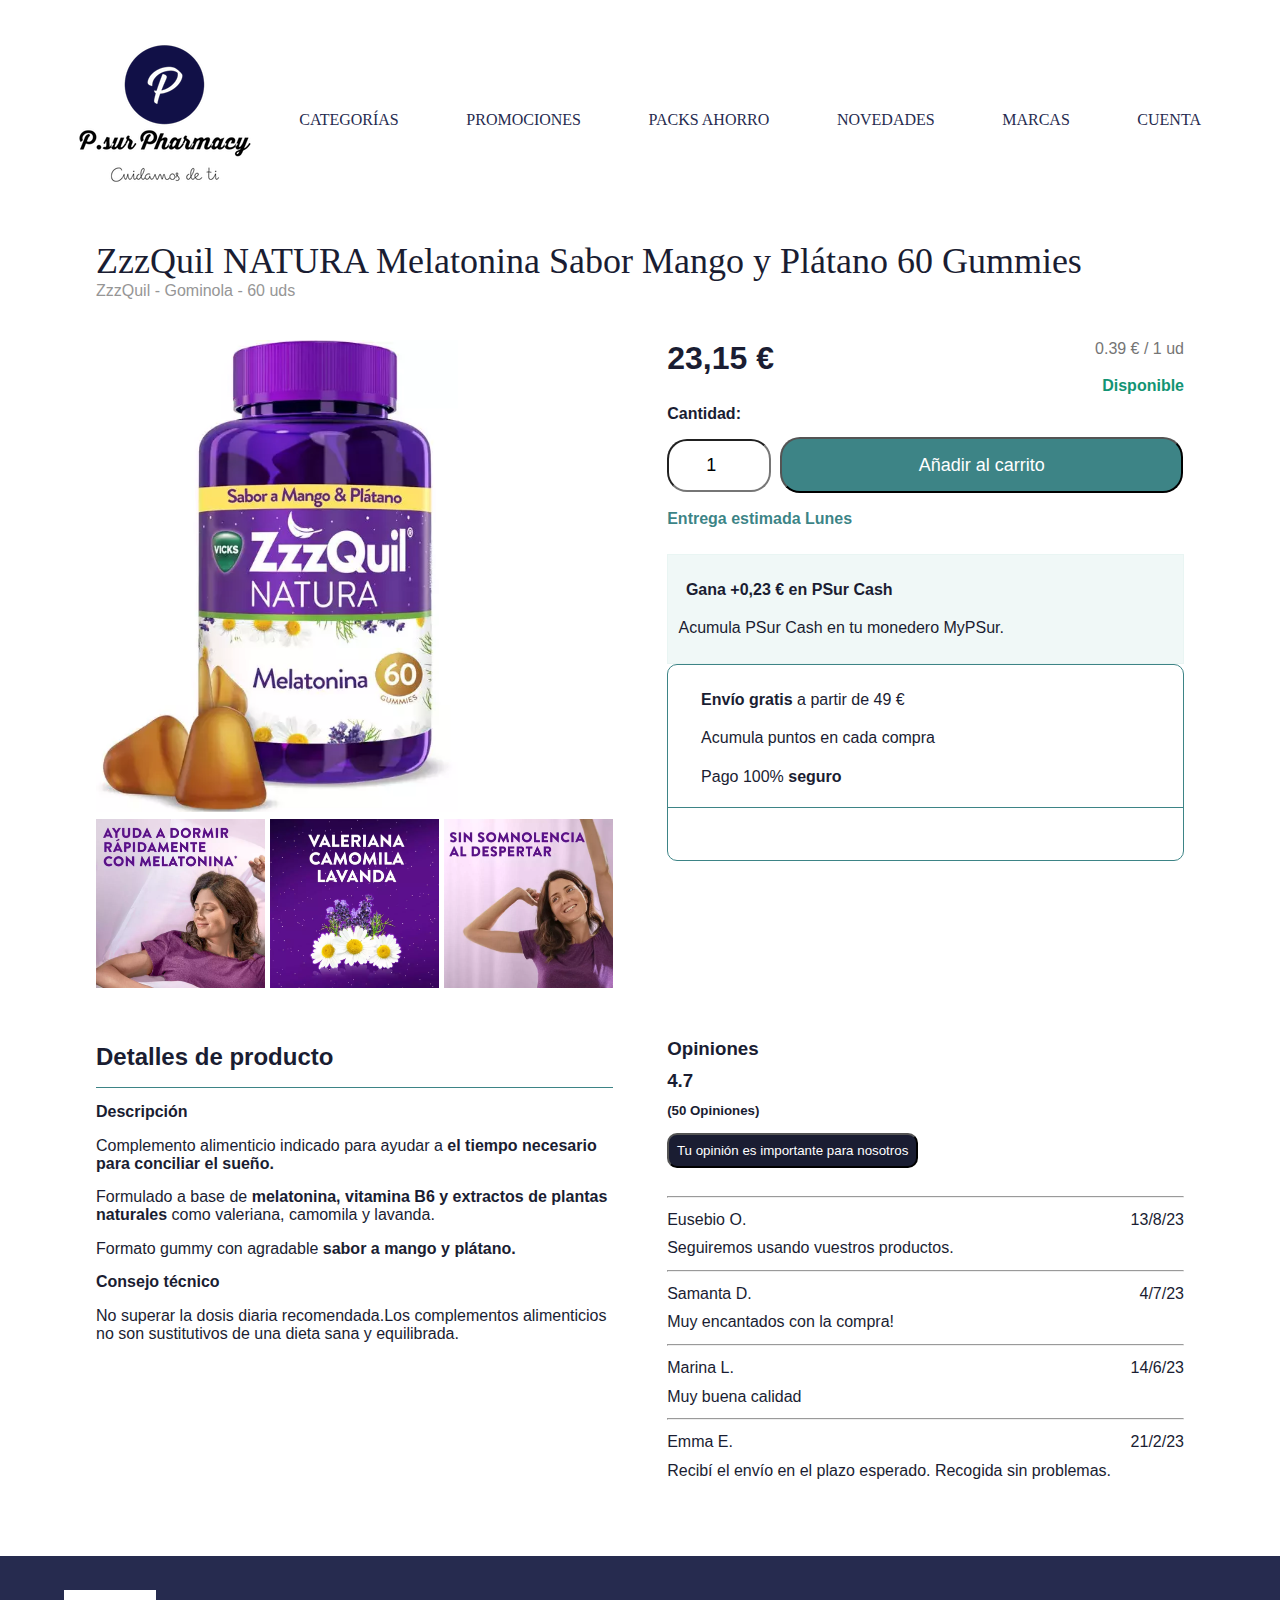
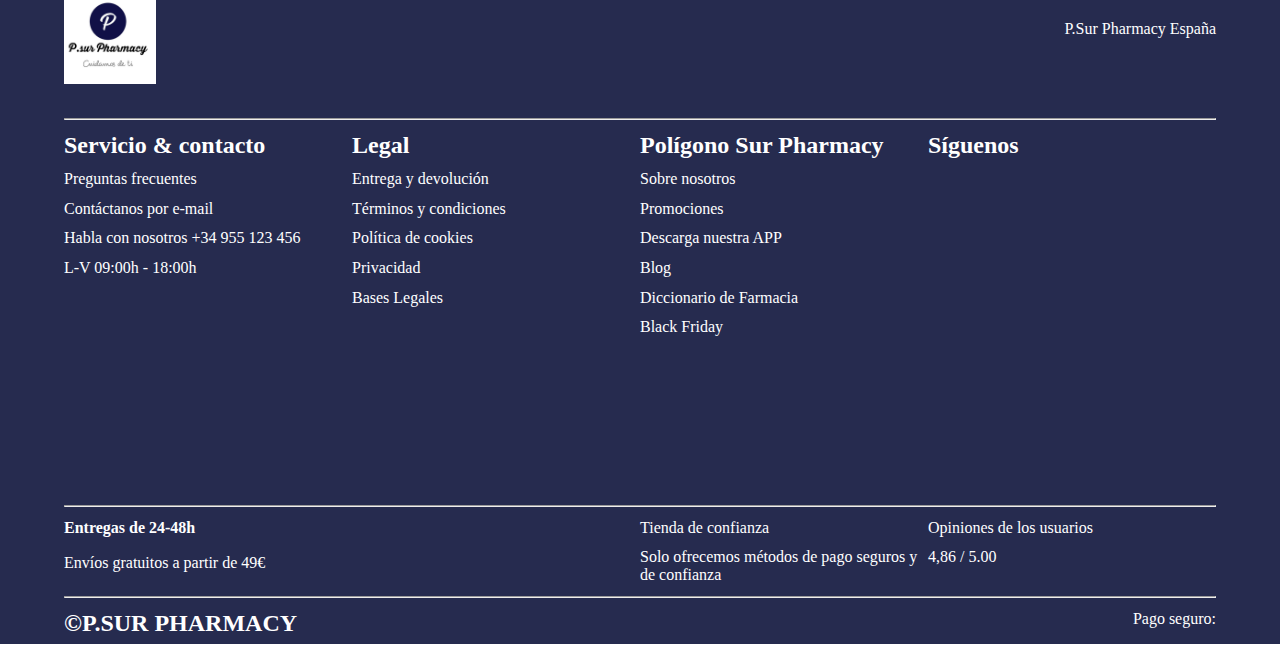
<file: proyecto html+css/p-zquil.html>
<!DOCTYPE html>
<html lang="en">
<head>
    <meta charset="UTF-8">
    <meta name="viewport" content="width=device-width, initial-scale=1.0">
    <title>ZzzQuil NATURA Melatonina Sabor Mango y Plátano 60 Gummies | P.Sur Pharmacy</title>
    <link rel="stylesheet" href="proyectofarmacia.css">
    <link rel="stylesheet" href="https://cdnjs.cloudflare.com/ajax/libs/font-awesome/6.4.2/css/all.min.css" integrity="sha512-z3gLpd7yknf1YoNbCzqRKc4qyor8gaKU1qmn+CShxbuBusANI9QpRohGBreCFkKxLhei6S9CQXFEbbKuqLg0DA==" crossorigin="anonymous" referrerpolicy="no-referrer"/>
</head>
<body>

    <div class="container-menu">
        <div class="header">
            <div class="logo">
                <a href="index.html"><img src="Logo.jpg" alt="logotipo web"/></a>
            </div>
            <div class="menu-expansible">
                <ul>
                    <!-- Elemento del menú "Categorías" con un submenu-->
                    <li><a href="#">Categorías <i class="fa-solid fa-chevron-down"></i></a>
                        <ul class="submenu">
                            <!-- Elementos del submenú de "Categorías" -->
                            <li><a href="#">Productos de belleza</a></li>
                            <li><a href="#">Productos de cuidado personal</a></li>
                            <li><a href="#">Productos para bebé y mamá</a></li>
                            <li><a href="#">Complejos vitamínicos</a></li>
                            <li><a href="#">Herbolario online</a></li>
                            <li><a href="#">Productos dietéticos</a></li>
                        </ul>
                    </li>
                    <!-- Elemento del menú "Promociones" -->
                    <li><a href="#">Promociones</a></li>
                    <!-- Elemento del menú "Packs Ahorro" -->
                    <li><a href="#">Packs Ahorro</a></li>
                    <!-- Elemento del menú "Novedades" -->
                    <li><a href="#">Novedades</a></li>
                    <!-- Elemento del menú "Marcas" -->
                    <li><a href="#">Marcas</a></li>
        
                    <li class="login"><a href="#"><i class="fa-regular fa-user"></i> Cuenta </a>
                        <ul class="submenulogin">
                            <!-- Elementos del submenú "LOGIN" -->
                            <li><i class="fa-solid fa-user"></i> </li>
                            <li><input type="text" name="" id="usuario" placeholder="Usuario"></li>
                            <li><i class="fa-solid fa-lock"></i> </li>
                            <li><input type="password" name="" id="contraseña" placeholder="********"></li>
                            <li><a href=""><button>Acceder</button></a></li>
                            <li><h4>¿Nuevo cliente?</h4></li>
                            <li><p>Crea una cuenta en segundos.</p></li>
                            <li><a href="signup.html"><button>Crear Cuenta</button></a></li>
                            <li><p id="ó"><b> O usar </b></p></li>
                            <li><p id="parrafo-google-apple">
                                    <div class="google-apple">
                                        <button><i class="fa-brands fa-google fa-2xl"></i></button>
                                        <button><i class="fa-brands fa-apple fa-2xl"></i></button>
                                    </div>
                                </p>
                            </li>
                        </ul>
                    </li>
                </ul>
            </div>
        </div>
    </div>


        
    <div class="prod-contenedor">
        <div class="prod-iraltone"> <!--Grid 4 filas x 2 columnas

                                        titulo titulo   
                                        imagen compra
                                        imagen compra
                                        detalles opiniones          -->
            <div class="titulo">
                <h1>ZzzQuil NATURA Melatonina Sabor Mango y Plátano 60 Gummies</h1>
                <p><a href="">ZzzQuil</a> - Gominola - 60 uds</p>
            </div>

            <div class="imagen">
                <img id="img1m" src="p-zquil.webp" alt="">
                <img id="img2" src="p-zquil2.webp" alt="">
                <img id="img3" src="p-zquil3.webp" alt="">
                <img id="img4" src="p-zquil4.webp" alt="">
            </div>

            <div class="compra">
                <div class="precio">
                    <h2>23,15 €</h2>
                    <h4>0.39 € / 1 ud</h4>
                </div>

                <div class="cantidad">
                    <h4>Disponible</h4>
                    
                        <label for="precio"><h4>Cantidad: </h4></label>
                        <input type="number" name="cantidad" min="1" max="20"
                        step="1"
                        value="1" />
                        <button><i class="fa-solid fa-basket-shopping" style="color: white;"></i> Añadir al carrito</button>
                    
                </div>

                <div class="psur-cash">
                    <h4><i class="fa-solid fa-truck-fast"></i> Entrega estimada Lunes</h4>
                    <div class="cash">
                        <p><i class="fa-solid fa-coins"></i> <b>Gana +0,23 € en PSur Cash</b></p>
                        <p>Acumula PSur Cash en tu monedero MyPSur.</p>
                    </div>
                </div>

                <div class="envio">
                    <div class="envio-detalle">
                        <p><i class="fa-solid fa-box" style="color:rgba(48, 124, 126, 0.938);"></i> <b>Envío gratis</b> a partir de 49 €</p>
                        <p><i class="fa-solid fa-coins" style="color: rgba(48, 124, 126, 0.938);"></i> Acumula puntos en cada compra</p>
                        <p><i class="fa-solid fa-lock" style="color:rgba(48, 124, 126, 0.938);"></i> Pago 100% <b>seguro</b></p>
                        <div class="tarjetas">
                            <p><i class="fa-brands fa-cc-visa fa-2xl"></i> <i class="fa-brands fa-cc-mastercard fa-2xl"></i> <i class="fa-brands fa-cc-amex fa-2xl"></i> <i class="fa-brands fa-cc-paypal fa-2xl"></i></p>
                        </div>
                    </div>
                </div>
            </div>

            <div class="detalles">
                <div class="detalles-contenido">
                    <h2>Detalles de producto</h2>
                    <h4><i class="fa-solid fa-file-lines"></i> Descripción</h4>
                    <p>Complemento alimenticio indicado para ayudar a <b>el tiempo necesario para conciliar el sueño.</b></p>
                    <p>Formulado a base de <b>melatonina, vitamina B6 y extractos de plantas naturales</b> como valeriana, camomila y lavanda.</p>
                    <p>Formato gummy con agradable <b>sabor a mango y plátano.</b></p>
                    <p><b>Consejo técnico</b></p>
                    <p>No superar la dosis diaria recomendada.Los complementos alimenticios no son sustitutivos de una dieta sana y equilibrada.</p>
                </div>
            </div>



            <div class="opiniones-prod">
                <h3>Opiniones</h3>
                <h3>4.7</h3>
                <h3><i class="fa-solid fa-star" style="color: yellow;"></i><i class="fa-solid fa-star" style="color: yellow;"></i><i class="fa-solid fa-star" style="color: yellow;"></i><i class="fa-solid fa-star" style="color: yellow;"></i><i class="fa-solid fa-star" style="color: yellow;"></i></h3>
                <h5>(50 Opiniones)</h5>
                <button>Tu opinión es importante para nosotros</button>
                <hr/>
                <div class="usuario-fecha">
                    <p><i class="fa-solid fa-star" style="color: yellow;"></i> <i class="fa-solid fa-star" style="color: yellow;"></i> <i class="fa-solid fa-star" style="color: yellow;"></i> <i class="fa-solid fa-star" style="color: yellow;"></i> <i class="fa-solid fa-star" style="color: yellow;"></i> Eusebio O.</p>
                    <p>13/8/23</p>
                </div>
                <p>Seguiremos usando vuestros productos.</p>
                <hr/>
                <div class="usuario-fecha">
                    <p><i class="fa-solid fa-star" style="color: yellow;"></i> <i class="fa-solid fa-star" style="color: yellow;"></i> <i class="fa-solid fa-star" style="color: yellow;"></i> <i class="fa-solid fa-star" style="color: yellow;"></i> <i class="fa-solid fa-star" style="color: yellow;"></i> Samanta D.</p>
                    <p>4/7/23</p>
                </div>
                <p>Muy encantados con la compra!</p>
                <hr/>
                <div class="usuario-fecha">
                    <p><i class="fa-solid fa-star" style="color: yellow;"></i> <i class="fa-solid fa-star" style="color: yellow;"></i> <i class="fa-solid fa-star" style="color: yellow;"></i> <i class="fa-solid fa-star" style="color: yellow;"></i> <i class="fa-solid fa-star" style="color: yellow;"></i> Marina L.</p>
                    <p>14/6/23</p>
                </div>
                <p>Muy buena calidad</p>
                <hr/>
                <div class="usuario-fecha">
                    <p><i class="fa-solid fa-star" style="color: yellow;"></i> <i class="fa-solid fa-star" style="color: yellow;"></i> <i class="fa-solid fa-star" style="color: yellow;"></i> <i class="fa-solid fa-star" style="color: yellow;"></i> <i class="fa-solid fa-star" style="color: yellow;"></i> Emma E.</p>
                    <p>21/2/23</p>
                </div>
                <p>Recibí el envío en el plazo esperado. Recogida sin problemas.</p>

            </div>
        </div>
    </div>







    <div class="footer">
        <div class="contenedorpie">

            <div class="mifarma">
                <img src="Logo.jpg" alt="">
                <p>P.Sur Pharmacy España</p>
            </div>
            <div class="linea-top">
                <hr/>
            </div>
            

            <div class="servicio">
                <h2>Servicio & contacto</h2>
                <p><a href="">Preguntas frecuentes</a></p>
                <p><a href="">Contáctanos por e-mail</a></p>
                <p><a href="">Habla con nosotros +34 955 123 456</a></p>
                <p>L-V 09:00h - 18:00h</p>
                <iframe class="mapa" src="https://www.google.com/maps/embed?pb=!1m18!1m12!1m3!1d6342.763463510203!2d-5.980508029460926!3d37.357143493999416!2m3!1f0!2f0!3f0!3m2!1i1024!2i768!4f13.1!3m3!1m2!1s0xd126e6324845c63%3A0xec11c55d97d1a400!2sFarmacia!5e0!3m2!1ses!2ses!4v1700120217539!5m2!1ses!2ses" width="600" height="450" style="border:0;" allowfullscreen="" loading="lazy" referrerpolicy="no-referrer-when-downgrade"></iframe>
            </div>

            <div class="legal">
                <h2>Legal</h2>
                <p><a href="">Entrega y devolución</a></p>
                <p><a href="">Términos y condiciones</a></p>
                <p><a href="">Política de cookies</a></p>
                <p><a href="">Privacidad</a></p>
                <p><a href="">Bases Legales</a></p>
            </div>

            <div class="psur">
                <h2>Polígono Sur Pharmacy</h2>
                <p><a href="">Sobre nosotros</a></p>
                <p><a href="">Promociones</a></p>
                <p><a href="">Descarga nuestra APP</a></p>
                <p><a href="">Blog</a></p>
                <p><a href="">Diccionario de Farmacia</a></p>
                <p><a href="">Black Friday</a></p>
            </div>

            <div class="siguenos">
                <h2>Síguenos</h2>
                <p>
                <a href=""><i class="fa-brands fa-facebook fa-2xl"></i></a>
                <a href=""><i class="fa-brands fa-instagram fa-2xl"></i></a>
                <a href=""><i class="fa-brands fa-linkedin-in fa-2xl"></i></a>
                <a href=""><i class="fa-brands fa-pinterest fa-2xl"></i></a>
                </p>
                <p>
                <a href=""><i class="fa-brands fa-x-twitter fa-2xl"></i></a>
                <a href=""><i class="fa-brands fa-youtube fa-2xl"></i></a>
                <a href=""><i class="fa-brands fa-tiktok fa-2xl"></i></a>
                </p>
            </div>

            <div class="linea-medium">
                <hr/>
            </div>
            
            <div class="entregas">
                <h4><i class="fa-solid fa-truck-fast "></i> Entregas de 24-48h</h4>
                <p>Envíos gratuitos a partir de 49€</p>
                <p><i class="fa-brands fa-fedex fa-2xl"></i></p>
                <p><i class="fa-brands fa-dhl fa-2xl"></i></p>
                
            </div>

            <div class="confianza">
                <p><i class="fa-regular fa-circle-check"></i> Tienda de confianza</p>
                <p>Solo ofrecemos métodos de pago seguros y de confianza</p>
            </div>
            
            
            <div class="opiniones">
                <p>Opiniones de los usuarios</p>
                <p><i class="fa-brands fa-google fa-xl"></i> 4,86 / 5.00</p>
            </div>

            <div class="linea-bottom">
                <hr/>
            </div>

            <div class="pago">
                <h2>&copy;P.SUR PHARMACY</h2>
                <p><i class="fa-solid fa-lock"></i> Pago seguro: <i class="fa-brands fa-cc-visa fa-2xl"></i> <i class="fa-brands fa-cc-mastercard fa-2xl"></i> <i class="fa-brands fa-cc-amex fa-2xl"></i> <i class="fa-brands fa-cc-paypal fa-2xl"></i></p>
            </div>
        </div>
    </div>

</body>
</html>
</file>
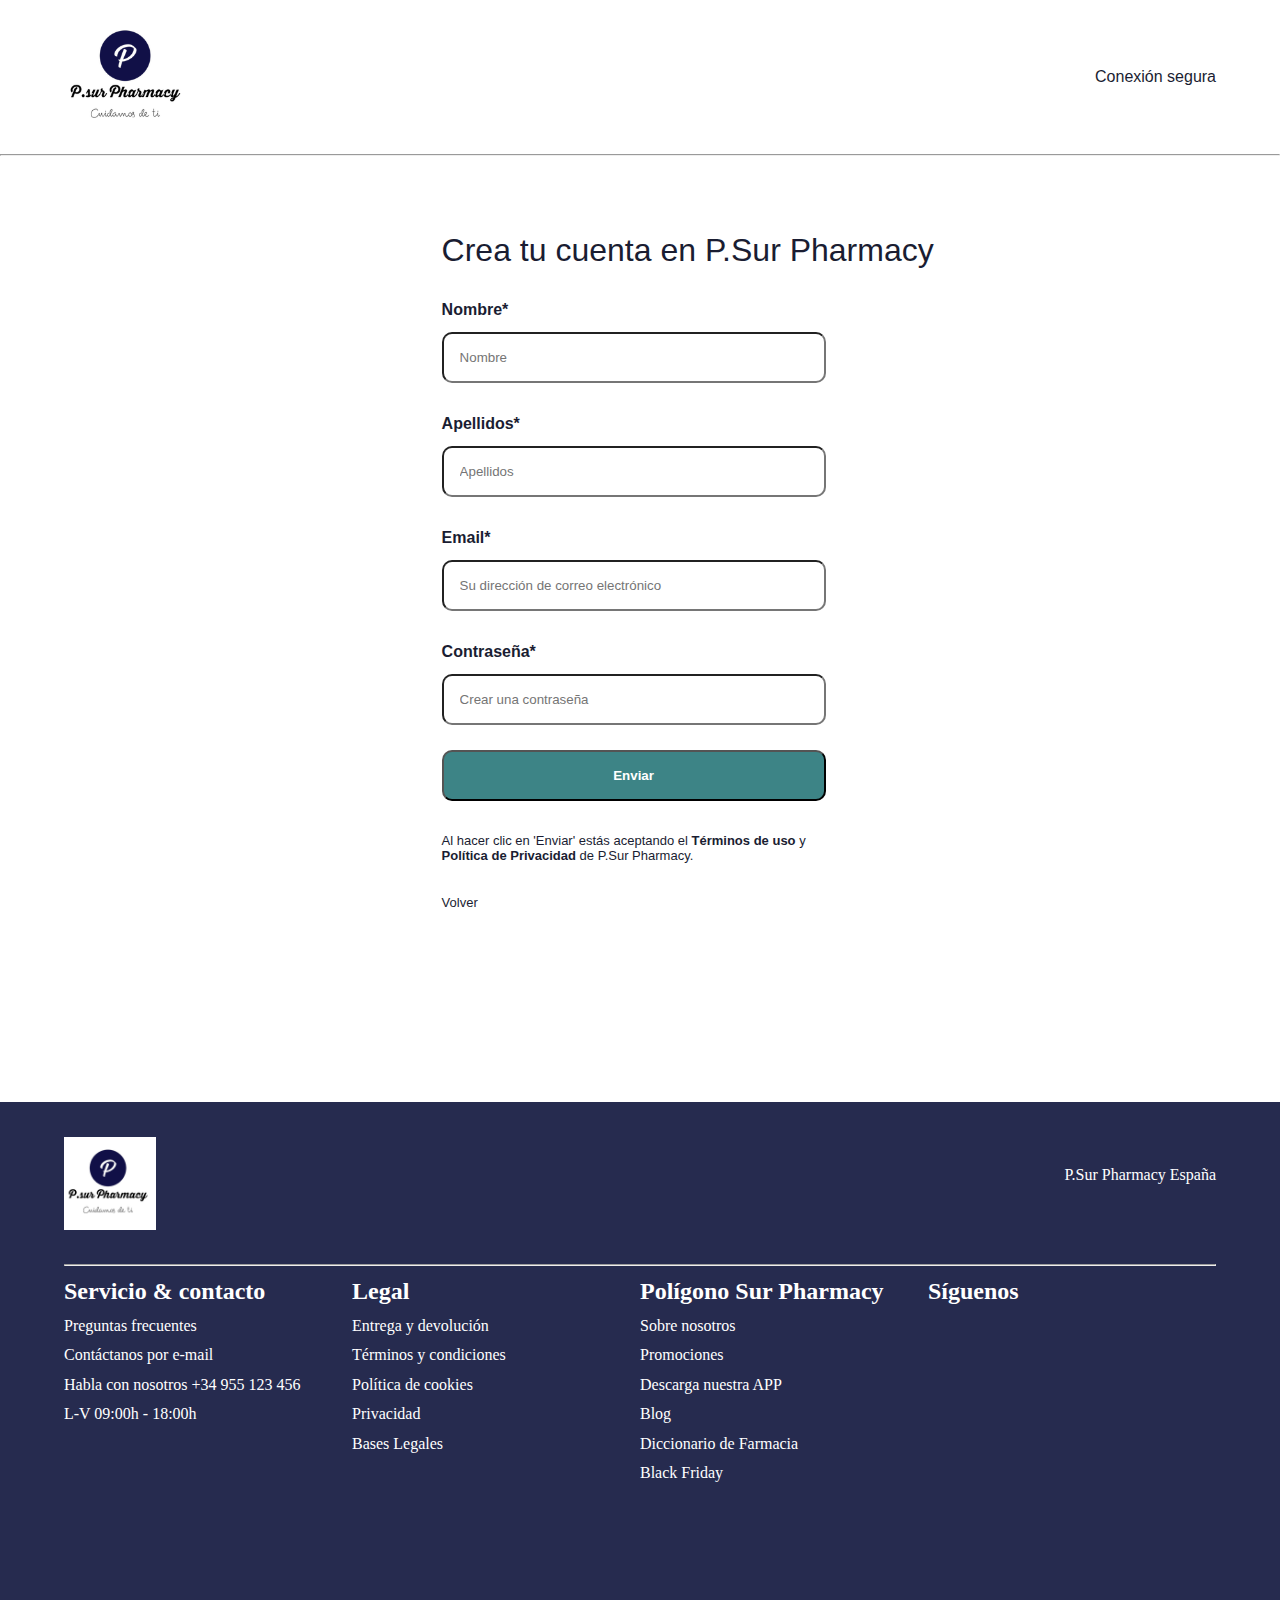
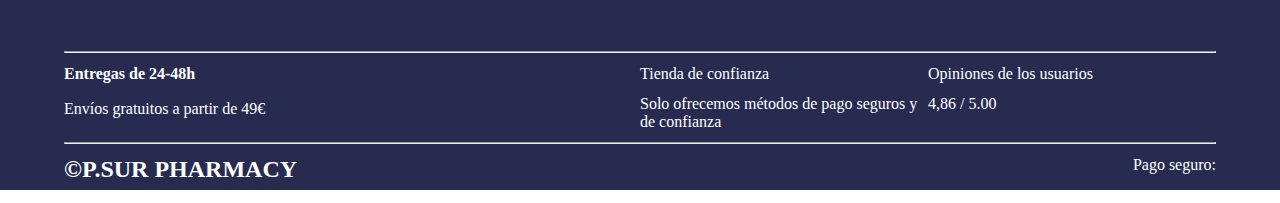
<file: proyecto html+css/signup.html>
<!DOCTYPE html>
<html lang="en">
<head>
    <meta charset="UTF-8">
    <meta name="viewport" content="width=device-width, initial-scale=1.0">
    <title>P.Sur Pharmacy | Cuidamos de ti</title>
    <link rel="stylesheet" href="proyectofarmacia.css">
    <link rel="stylesheet" href="https://cdnjs.cloudflare.com/ajax/libs/font-awesome/6.4.2/css/all.min.css" integrity="sha512-z3gLpd7yknf1YoNbCzqRKc4qyor8gaKU1qmn+CShxbuBusANI9QpRohGBreCFkKxLhei6S9CQXFEbbKuqLg0DA==" crossorigin="anonymous" referrerpolicy="no-referrer"/>
</head>
<body>

    <div class="container-menu">
        <div class="header-signup">
            <div class="logo-signup">
                <a href="index.html"><img src="Logo.jpg" alt="logotipo web"/></a>
                <h4>Conexión segura <i class="fa-solid fa-lock fa-lg"></i></h4>
            </div>
        </div>
    </div>
    <hr>
    
    <div class="container-formulario">
        <div class="formulario">
            <h1>Crea tu cuenta en P.Sur Pharmacy</h1>
            <label for="nombre"><h4>Nombre*</h4></label>
            <input type="text" name="nombre" placeholder="Nombre">
            <label for="apellidos"><h4>Apellidos*</h4></label>
            <input type="text" name="apellidos" placeholder="Apellidos">
            <label for="correo"><h4>Email*</h4></label>
            <input type="email" name="correo" placeholder="Su dirección de correo electrónico">
            <label for="contraseña"><h4>Contraseña*</h4></label>
            <input type="password" name="contraseña" placeholder="Crear una contraseña">
            <button>Enviar</button>
            <p>Al hacer clic en 'Enviar' estás aceptando el <b>Términos de uso</b> y <b>Política de Privacidad</b> de P.Sur Pharmacy.</p>
            <p><a href="index.html"><i class="fa-solid fa-arrow-left fa-sm"></i> Volver</a></p>
        </div>
    </div>


    <div class="footer">
        <div class="contenedorpie">

            <div class="mifarma">
                <img src="Logo.jpg" alt="">
                <p>P.Sur Pharmacy España</p>
            </div>
            <div class="linea-top">
                <hr/>
            </div>
            

            <div class="servicio">
                <h2>Servicio & contacto</h2>
                <p><a href="">Preguntas frecuentes</a></p>
                <p><a href="">Contáctanos por e-mail</a></p>
                <p><a href="">Habla con nosotros +34 955 123 456</a></p>
                <p>L-V 09:00h - 18:00h</p>
                <iframe class="mapa" src="https://www.google.com/maps/embed?pb=!1m18!1m12!1m3!1d6342.763463510203!2d-5.980508029460926!3d37.357143493999416!2m3!1f0!2f0!3f0!3m2!1i1024!2i768!4f13.1!3m3!1m2!1s0xd126e6324845c63%3A0xec11c55d97d1a400!2sFarmacia!5e0!3m2!1ses!2ses!4v1700120217539!5m2!1ses!2ses" width="600" height="450" style="border:0;" allowfullscreen="" loading="lazy" referrerpolicy="no-referrer-when-downgrade"></iframe>
            </div>

            <div class="legal">
                <h2>Legal</h2>
                <p><a href="">Entrega y devolución</a></p>
                <p><a href="">Términos y condiciones</a></p>
                <p><a href="">Política de cookies</a></p>
                <p><a href="">Privacidad</a></p>
                <p><a href="">Bases Legales</a></p>
            </div>

            <div class="psur">
                <h2>Polígono Sur Pharmacy</h2>
                <p><a href="">Sobre nosotros</a></p>
                <p><a href="">Promociones</a></p>
                <p><a href="">Descarga nuestra APP</a></p>
                <p><a href="">Blog</a></p>
                <p><a href="">Diccionario de Farmacia</a></p>
                <p><a href="">Black Friday</a></p>
            </div>

            <div class="siguenos">
                <h2>Síguenos</h2>
                <p>
                <a href=""><i class="fa-brands fa-facebook fa-2xl"></i></a>
                <a href=""><i class="fa-brands fa-instagram fa-2xl"></i></a>
                <a href=""><i class="fa-brands fa-linkedin-in fa-2xl"></i></a>
                <a href=""><i class="fa-brands fa-pinterest fa-2xl"></i></a>
                </p>
                <p>
                <a href=""><i class="fa-brands fa-x-twitter fa-2xl"></i></a>
                <a href=""><i class="fa-brands fa-youtube fa-2xl"></i></a>
                <a href=""><i class="fa-brands fa-tiktok fa-2xl"></i></a>
                </p>
            </div>

            <div class="linea-medium">
                <hr/>
            </div>
            
            <div class="entregas">
                <h4><i class="fa-solid fa-truck-fast "></i> Entregas de 24-48h</h4>
                <p>Envíos gratuitos a partir de 49€</p>
                <p><i class="fa-brands fa-fedex fa-2xl"></i></p>
                <p><i class="fa-brands fa-dhl fa-2xl"></i></p>
                
            </div>

            <div class="confianza">
                <p><i class="fa-regular fa-circle-check"></i> Tienda de confianza</p>
                <p>Solo ofrecemos métodos de pago seguros y de confianza</p>
            </div>
            
            
            <div class="opiniones">
                <p>Opiniones de los usuarios</p>
                <p><i class="fa-brands fa-google fa-xl"></i> 4,86 / 5.00</p>
            </div>

            <div class="linea-bottom">
                <hr/>
            </div>

            <div class="pago">
                <h2>&copy;P.SUR PHARMACY</h2>
                <p><i class="fa-solid fa-lock"></i> Pago seguro: <i class="fa-brands fa-cc-visa fa-2xl"></i> <i class="fa-brands fa-cc-mastercard fa-2xl"></i> <i class="fa-brands fa-cc-amex fa-2xl"></i> <i class="fa-brands fa-cc-paypal fa-2xl"></i></p>
            </div>
        </div>
    </div>

</body>
</html>
</file>
<file: proyecto html+css/proyectofarmacia.css>
:root {
    --fondo-desplegable: rgb(255,255,255,0.5);
}

*{  
    text-decoration: none; 
    margin: 0;
    padding: 0;
    box-sizing: border-box;
    
}

.container-menu{ 
    width: 90%; 
    height: auto; 
    margin: 1% auto; 
    
}

.header{    
    display: flex;
    flex-direction: row; 
    flex-wrap: wrap; 
    align-items: center; 
    height: auto; 
}

.logo-signup{
    display: flex;
    font-family: Arial, Helvetica, sans-serif;
    margin: 0;
    padding: 0;
    width: 100%;
    align-items: center;
    justify-content: space-between;  
}

.logo-signup > a > img {
    display: flex;
    height: 8rem;
    justify-content: end;
}

.logo-signup > h4 {
    font-weight: lighter;
    color: #1a1d32;
}

.container-formulario {
    width: 50%;
    margin-top: 6%;
    margin-left: auto;
    margin-right: auto;
    margin-bottom: 15%;
}

.formulario{
    width: 100%;
    color: #1a1d32;
    font-family: Arial, Helvetica, sans-serif;
    margin: auto 19%;
}

.formulario > h1{
    font-weight: lighter; 
}

.formulario > label {
    display: block;
    margin-top: 5%;
}

.formulario > label > h4{
    font-weight:600;
}

.formulario > input {
    margin-top: 2%;
    width: 60%;
    padding: 2.5%;
    border-radius: 10px;
}

.formulario > button {
    display: block;
    margin-top: 4%;
    width: 60%;
    padding: 2.5%;
    border-radius: 10px;
    font-family: Arial, Helvetica, sans-serif;
    font-weight: bold;
    background-color: rgb(48, 124, 126, 0.938);
    color: white;
    cursor: pointer;
}

.formulario > p {
    margin: 5% 0;
    width: 60%;
    font-size: small;
}

.formulario > p > a{
    color: #1a1d32;
}


.logo{
    flex-grow: 1; 
    flex-basis: auto; 
    padding: 5px; 
    
}

.menu-expansible {

    flex-grow: 1; 
    flex-basis: 80%; 
    height: 100%; 

}

.menu-expansible ul {
    display: flex; 
    flex-direction: row; 
    flex-wrap: wrap; 
    align-items: center; 
    justify-content: space-between; 
    height: 100%; 
    list-style: none; 
}

.menu-expansible a { 
    text-transform: uppercase;
    color: #262b4f; 
    background-color: white;
    padding: 15px; 
    transition: all 300ms; 
}

.menu-expansible a:hover{ 
    background-color: pink; 
    color: white; 
}

.menu-expansible li{
    display: flex; 
    flex-direction: column; 
    position: relative;
}

.menu-expansible > ul > li > .submenu{ 
    display: none; 
    position: absolute; 
    z-index: 1; 
    top: 100%; 
    text-align: left;
}

.login > .submenulogin {
    display: none;
    position: absolute;
    z-index: 1;
    top:100%;
    right:0%;
    width: 220%;
    font-family: Georgia, 'Times New Roman', Times, serif;
}

.submenulogin > li {
    margin: auto;
    text-align: left;
    background-color: white;  
}

.submenulogin > li > i{
    padding-top: 5%;
    text-align: center;
}

.submenulogin > li > input {
    border-radius: 15px;
    text-align: center;
    width: 58%;
    margin-left: 21%;
    padding: 3%;
}

.submenulogin > li > a > button { 
    width: 100%;
    padding: 3%;
    font-size: large;
    background-color: rgb(255, 160, 122, 1);
    color: white;
    border-radius: 15px;
    cursor: pointer;
}
.submenulogin > li > a {
    width: 90%;
    margin-left: 5%;
    border-radius: 15px;

}

.submenulogin > li > h4 {
    margin-top: 5%;
    padding-left: 3%;
}

.submenulogin > li > p {
    margin-top: 3%;
    padding-left: 3%;
    margin-bottom: 5%;
}

#ó {
    text-align: center;
    margin: 0;
    padding: 0;
}

.google-apple > button{
    width: 40%;
    padding: 3%;
    border-radius: 15px;
    margin-left: 6%; 
    cursor: pointer;
}

#parrafo-google-apple{
    margin-top: 0;
    margin-left: 5%;
}

.menu-expansible > ul > li:hover .submenu{ 
    display: block;
}

.login:hover .submenulogin{ 
    display: block;
}

.submenulogin input{
    width: 100%;    
    height: auto;   
    margin-top: 3px;
    margin-bottom: 10px;
}


.submenulogin a{
    text-transform: initial; 
    padding:0; 
    margin:0;  
}

.carrusel{
    width: 90%;
    height: auto;
    margin: 50px auto;
    overflow: hidden;
}

.carrusel ul{
    display: flex;
    padding: 0;
    width: 400%;
    animation: carrusel 20s infinite alternate ease-in-out;
}

.carrusel li{
    width: 100%;
    list-style: none;
    position: relative;
}

.carrusel img{
    width: 100%;
    height: auto;
}  

.texto1 {
    position: absolute;
    text-align: left;
    width: 40%;
    top: 50px;
    color: white;
    padding: 40px;
}

.texto1 h2 {
    font-family:'Times New Roman', Times, serif;
    font-size: 60px;
}

.texto1 p {
    font-family: Arial, Helvetica, sans-serif;
    width: 80%;
    margin-top: 10px;
}

.texto1 button{
    width: 25%;
    padding: 10px;
    margin-top: 50px;
    background-color: black;
    color: white;
    border: 1px solid white;
}

.texto h2 {
    font-family:'Times New Roman', Times, serif;
    font-size: 60px;
}

.texto p {
    font-family: Arial, Helvetica, sans-serif;
    width: 80%;
    margin-top: 10px;
}

.texto button {
    width: 25%;
    padding: 10px;
    margin-top: 50px;
    background-color: #262b4f;
    color: white;
}

.texto {
    position: absolute;
    text-align: left;
    width: 40%;
    top: 50px;
    color: #262b4f;
    padding: 40px;
}

@keyframes carrusel{
    0% {margin-left: 0;}
    20% {margin-left: 0;}

    25% {margin-left: -100%;}
    45% {margin-left: -100%;}
    
    50% {margin-left: -200%;}
    70% {margin-left: -200%;}
    
    75% {margin-left: -300%;}
    100% {margin-left: -300%;}
}

.text-topventas, .text-promos {
    font-family: Arial, Helvetica, sans-serif;
    font-weight: 600;
    font-size: 1.25rem;
    color:#262b4f;
    width: 90%;
    margin: 4% auto;
    margin-bottom: 0;
}

.top__productos {
    display: grid;
    grid-template-columns: repeat(5, 1fr);
    grid-template-rows: 1fr;
    width: 90%;
    margin: 1% auto;
    padding-top: 1%;
    gap: 1%;

}

.top__productos__producto {
    border: 1px solid rgb(211,211,211,0.5);
    padding: 16px;
        
}

.productos__producto-imagen{
    margin: 5% 20%;
    width: 140px;
}

.productos__producto-texto {
    font-family: Arial, Helvetica, sans-serif;
    font-weight: bold;
    color: #262b4f;
}

.productos__producto-texto:hover {
    color: gray;
}

.productos__producto-valoracion {
    margin-top: 10%;
    margin-bottom: 5%;
}

.promociones {
    display: grid;
    grid-template-columns: repeat(4, 1fr);
    grid-template-rows: repeat(2, 1fr);
    width: 90%;
    margin: 1% auto;
    gap: 1%;
}

.promocion > .ofer-imag{
position: relative;
}

.promocion > .ofer-imag img{
    width: 100%;
}

.promo-text {
    position: absolute;
    top: 10%;
    width: 100%;
    font-family: Arial, Helvetica, sans-serif;
}

#promo-text-arriba {
    display: inline;
    font-size: small;
    font-weight: bold;
    background-color: orange;
    padding: 1%;
    color: white;
}

#promo-text-abajo {
    margin-top: 27%;
    padding-left:3%;
    color: #262b4f;
}
/**/
.descripcion_body {
    width: 100%;
    background-color: rgb(255, 160, 122, 0.2);
    margin-top: 5%;
    margin-bottom: 5%;
}

.descripcion_body-texto {
    display: inline-block;
    width: 90%;
    margin-top: 5%;
    margin-left: 5%;
    margin-right: 5%;
    margin-bottom: 5%;
    padding-left: 20%;
    padding-right: 20%;
    color: #1a1d32;

}

.descripcion_body-texto > h2 {
    font-family: Georgia, 'Times New Roman', Times, serif;
}

.descripcion_body-texto > p {
    font-family: Arial, Helvetica, sans-serif;
    margin-top: 4%;
    margin-bottom: 4%;
}





.footer {
    width: 100%;
    background-color: #262b4f;
    color: white;
    margin-top: 4%;

}

a {
    color: white;
}

.contenedorpie{
    display: grid;
    grid-template-columns: repeat(4, 1fr);
    grid-template-rows: 1fr 2% 2.3fr 2% 0.3fr 2% 5%;
    grid-template-areas: 
        "farma farma farma farma"
        "linea1 linea1 linea1 linea1"
        "servicio legal psur siguenos"
        "linea2 linea2 linea2 linea2"
        "entregas entregas confianza opinion"
        "linea3 linea3 linea3 linea3"
        "pago pago pago pago"
    ;
    width: 90%;
    margin: 1% auto;
}

.mifarma {
    grid-area: farma;
    display: flex;
    justify-content: space-between;
    width: 100%;
    margin: 3% auto;
}

.mifarma > p {
    align-self: end;
}

.mifarma > img {
    width: 8%;
}

.linea-top {
    grid-area: linea1;
}

.linea-medium {
    grid-area: linea2;
}

.linea-bottom {
    grid-area: linea3;
}

.servicio {
    grid-area: servicio;
}

.contenedorpie h2 {
    padding-bottom: 4%;
}

.contenedorpie p {
    padding-bottom: 4%;
}

.mapa {
    margin-top: 2%;
    width: 80%;
    height: 50%;
}

.legal {
    grid-area: legal;
}

.psur {
    grid-area: psur;
}

.siguenos i{
    grid-area: siguenos;
    padding-right: 3%;
}

.siguenos > p {
    margin-top: 5%;
}


.entregas {
    grid-area: entregas;   
}

.entregas p {
    display: inline-flex;
    margin-right: 2%;
    margin-top: 3%;
    
}

.confianza {
    grid-area: confianza;
}

.opiniones {
    grid-area: opinion;
}

.pago {
    grid-area: pago;
    display: flex;
    justify-content: space-between;
}

.prod-contenedor {
    width: 100%;
    color: #1a1d32;
    font-family: Arial, Helvetica, sans-serif;
    
}

.prod-iraltone {
    display: grid;
    grid-template-columns: repeat(2, 1fr);
    grid-template-rows: 0.2fr repeat(2, 1fr) 1.5fr;
    width: 85%;
    margin: 1% auto;
    gap: 3% 5%;
    
}
.titulo {
    grid-column: 1/3;
    grid-row: 1/2;
}

.imagen {
    grid-column: 1/2;
    grid-row: 2/4;
    display: grid;
    grid-template-columns: repeat(3, 1fr);
    grid-template-rows: 1fr 0.4fr;
    gap: 1%;
}

.imagen > #img1i {
    grid-column: 1/4;
    grid-row: 1/2;
    width: 100%;
}

.imagen > #img1m{
    grid-column: 1/4;
    grid-row: 1/2;
    width: 70%;
}

.imagen > #img2m{
    grid-column: 1/2;
    grid-row: 2/3;
    width: 100%;
    height: 65%;
}

.imagen > #img2s{
    grid-column: 1/2;
    grid-row: 2/3;
    width: 100%;
    height: 60%;
}

.imagen > #img1 {
    grid-column: 1/4;
    grid-row: 1/2;
    width: 40%;
    margin-left: 30%;
}

.imagen > #img2 {
    grid-column: 1/2;
    grid-row: 2/3;
    width: 100%;
}

.imagen > #img3 {
    grid-column: 2/3;
    grid-row: 2/3;
    width: 100%;
}

.imagen > #img4 {
    grid-column: 3/4;
    grid-row: 2/3;
    width: 100%;
}

.compra {
    grid-column: 2/3;
    grid-row: 2/4;
    display: grid;
    grid-template-rows: 0.1fr 0.3fr 0.8fr 2fr;
}

.precio {
    grid-row: 1/2;
}

.cantidad {
    grid-row: 2/3;
}

.psur-cash{
    grid-row: 3/4;
}

.envio {
    grid-row: 4/5;
}

.opiniones-prod {
    grid-column: 2/3;
    grid-row: 4/5;
}

.detalles {
    grid-column: 1/2;
    grid-row: 4/5;
}

.titulo > h1 {
    font-family: Georgia, 'Times New Roman', Times, serif;
    font-size: 2.25rem;
    font-weight: lighter;
}

.titulo > p{
    color:#969696;
}

.titulo > p > a{
    color: #969696;
}

.titulo > p > a:hover{
    color: lightpink;
}


.compra > .precio {
    display: flex;
    justify-content: space-between;
}

.precio > h2 {
    font-size: xx-large;
}

.precio > h4 {
    color: #757575;
    font-weight: lighter;
}

.cantidad > h4 {
    display: block;
    color: #129474;
    text-align: right;
}

.cantidad > label > h4 {
    margin-top: 2%;
}

.cantidad > input {
    margin-top: 3%;
    height: 50%;
    width: 20%;
    text-align: center;
    font-size: large;
    border-radius: 20px;
}

.cantidad > button {
    margin-left: 1%;
    height: 52%;
    width: 78%;
    background-color:rgba(48, 124, 126, 0.938);
    border-radius: 20px;
    color: white;
    font-size: large;
    padding-top: 3%;
    padding-bottom: 4%;
    text-align: center;
    align-items: center;
    cursor: pointer;
}

.psur-cash > h4{
    color:rgba(48, 124, 126, 0.938);
    margin-top: 5%;
    margin-bottom: 5%;
}

.cash {
    border: 1px solid rgb(225,242,239,0.5);
    background-color: rgb(225,242,239,0.5);
    padding-top: 3%;
    padding-bottom: 3%;
}

.cash > p{
    padding: 2%;
}

.cash > p > i {
    margin-right: 1.5%;
}

.envio-detalle {
    border: 1px solid rgba(48, 124, 126, 0.938);
    border-radius: 10px;
    padding-top: 3%;
}

.envio-detalle > p {
    padding: 2%;
    margin-left: 3%;
}

.envio-detalle > p >i {
    margin-right: 1.5%;
}

.tarjetas {
    border-top: 1px solid rgba(48, 124, 126, 0.938);
    margin-top: 2%;
}

.tarjetas > p {
    display: flex;
    margin-top: 3%;
    margin-left: 4%;
    margin-bottom: 3%;
    justify-content: space-around;
    margin-right: 70%;
}

.tarjetas > p > i {
    margin-top: 5%;
    margin-bottom: 5%;
    padding: 3%;
}

.detalles {
    margin-top: 1%;
}

.detalles-contenido > h2 {
    padding-bottom: 3%;
    border-bottom: 1px solid rgba(48, 124, 126, 0.938);
}

.detalles-contenido > h4 {
    margin-top: 3%;
}

.detalles-contenido > p {
    margin-top: 3%;
}

.opiniones-prod > h3 {
    margin-bottom: 2%;
}

.opiniones-prod > button {
    margin: 3% auto;
    border-radius: 10px;
    padding: 1.5%;
    background-color: #1a1d32;
    color: white;
    font-family: Arial, Helvetica, sans-serif;
    cursor: pointer;
}

.opiniones-prod > hr {
    margin: 2.5% auto;
}

.usuario-fecha {
    display: flex;
    justify-content: space-between;
}

.opiniones-prod > p {
    margin-top: 2%;
}








@media (min-width: 375px) and (max-width: 809px) {
    
    .logo > a {
        margin-left: 20%;
    }

    .texto1, .texto {
        position: absolute;
        top: -25%;
        left: -10%;
        bottom: 100%;
        width: 70%;
    }
    
    .texto > h2,
    .texto > p, 
    .texto1 > h2, 
    .texto1 > p{
        margin-bottom: 7%;
        font-size: 10px;
        bottom: 100%;
        right: 70%;
    }

    .texto > button, 
    .texto1 > button{
        margin: 0;
        padding: 2%;
        width: 50%;
        font-size: 10px;
        bottom: 100%;
        right: 70%;

    }

    .top__productos{
        grid-template-columns: repeat(2, 1fr);
        width: 90%;
    }

    .top__productos__producto > a > img {
        padding-right: 20%;
    }

    .promociones {
        grid-template-columns: repeat(2, 1fr);
    }

    .text-promos{
        margin: 8% auto;
    }

    .promo-text{
        top: 1%;
    }

    #promo-text-arriba, #promo-text-abajo {
        font-size: 11px;
        top: 100%;
    }

    .contenedorpie{
        grid-template-columns: repeat(2, 1fr);
        grid-template-rows: 1fr 0.3fr 5fr 2.5fr 0.3fr 
        repeat(2, 1fr) 0.3fr 1.8fr;   
    }

    .mifarma{
        grid-column: 1/3;
        grid-row: 1/2;
    }

    .linea-top{
        grid-column: 1/3;
        grid-row: 2/3;
    }

    .servicio{
        grid-column: 1/2;
        grid-row: 3/4;
    }

    .legal {
        grid-column: 2/3;
        grid-row: 3/4;
        margin-left: 10%;
    }

    .psur {
        grid-column: 1/2;
        grid-row: 4/5;
    }

    .siguenos {
        grid-column: 2/3;
        grid-row: 4/5;
        margin-left: 10%;
    }

    .linea-medium {
        grid-column: 1/3;
        grid-row: 5/6;
    }

    .entregas {
        grid-column: 1/3;
        grid-row: 6/7;
    }

    .confianza {
        grid-column: 1/2;
        grid-row: 7/8;
    }

    .opiniones{
        grid-column: 2/3;
        grid-row: 7/8;
        margin-left: 10%;
    }

    .linea-bottom {
        grid-column: 1/3;
        grid-row: 8/9;
    }

    .pago {
        grid-column: 1/3;
        grid-row: 9/10;
    }

    .mifarma > img {
        width: 20%;
    }

    .mapa {
        width: 200%;
    }

    .pago > p > i{
        padding: 10%;
    }

    .prod-iraltone{
        grid-template-columns: 1fr 1fr;
        grid-template-rows: 0.2fr repeat(2, 1fr) 3.5fr;
    }

    .compra {
        grid-template-rows: 0.2fr 1fr 1fr;
    }

    .titulo > h1 {
        font-size: 30px;
    }

    .imagen {
        width: 100%;
        height: 60%;
    }

    .precio{
        justify-content: initial;
        margin: 0;
        padding: 0;
    }

    .precio > h2 {
        font-size: 20px;
    }

    .cantidad {
        font-size: 13px;
    }

    .cantidad > input {
        width: 21%;
        height: 20%;
        font-size: 15px;
    }

    .cantidad > button {
        width: 75%;
        height: 20%;
        font-size: 12.5px;
    
    }

    .psur-cash{
        margin: 0;
    }

    .psur-cash > h4{
        margin: 0;
    }

    .tarjetas{
        padding: 10%;
    }

    .tarjetas > p{
        margin: auto 15%;
    }

}









@media (min-width: 810px) and (max-width: 1200px) {

    .logo > a {
        margin: auto 40%;
    }

    .menu-expansible > ul {
        padding: 0% 15%;
    }

    .texto, .texto1 {
        top: -8%;
        width: 60%;
        left: -3%;
    }

    .texto > h2,
    .texto > p,
    .texto1 > h2,
    .texto1 > p {
        font-size: 18px;
    }

    .top__productos{
        grid-template-columns: repeat(3, 1fr);
    }

    .top__productos__producto{
        margin: 1% auto;
        width: 100%;
    }

    #promo-text-arriba, #promo-text-abajo{
        font-size: 10px;
    }

    .promo-text{
        top: 3%;
    }

    .contenedorpie{
        grid-template-columns: repeat(2, 1fr);
        grid-template-rows: 1fr 0.3fr 3.5fr 1.8fr
         0.3fr 0.4fr 0.4fr 0.3fr 0.4fr;
    }

    .mifarma{
        grid-column: 1/3;
        grid-row: 1/2;
    }

    .mifarma > img {
        width: 15%;
    }

    .linea-top{
        grid-column: 1/3;
        grid-row: 2/3;
    }

    .servicio{
        grid-column: 1/2;
        grid-row: 3/4;
    }

    .legal {
        grid-column: 2/3;
        grid-row: 3/4;
        margin-left: 25%;
    }

    .psur {
        grid-column: 1/2;
        grid-row: 4/5;
    }

    .siguenos {
        grid-column: 2/3;
        grid-row: 4/5;
        margin-left: 25%;
    }

    .linea-medium {
        grid-column: 1/3;
        grid-row: 5/6;
    }

    .entregas {
        grid-column: 1/3;
        grid-row: 6/7;
    }

    .confianza {
        grid-column: 1/2;
        grid-row: 7/8;
    }

    .opiniones{
        grid-column: 2/3;
        grid-row: 7/8;
        margin-left: 25%;
    }

    .linea-bottom {
        grid-column: 1/3;
        grid-row: 8/9;
    }

    .pago {
        grid-column: 1/3;
        grid-row: 9/10;
    }

    .mapa {
        margin-top: 15%;
        width: 190%;
        margin-left: 5%;
    }

    .pago > p > i {
        padding: 0;
    }

    .prod-iraltone{
        grid-template-columns: 1fr 1fr;
        grid-template-rows: 0.2fr repeat(2, 1fr) 3.5fr;
    }

    .compra {
        grid-template-rows: 0.2fr 1fr 1fr;
    }

    .titulo > h1 {
        font-size: 30px;
    }

    .imagen {
        width: 100%;
        height: 60%;
    }

    .precio{
        justify-content: initial;
        margin: 0;
        padding: 0;
    }

    .precio > h2 {
        font-size: 20px;
    }

    .cantidad {
        font-size: 13px;
    }

    .cantidad > input {
        width: 21%;
        height: 40%;
        font-size: 20px;
    }

    .cantidad > button {
        width: 75%;
        height: 40%;
        font-size: 20px;
        
    
    }

    .psur-cash{
        margin: 0;
    }

    .psur-cash > h4{
        margin: 0;
    }

    .tarjetas{
        padding: 10%;
    }

    .tarjetas > p{
        margin: auto 15%;
    }


}


/*
@media screen and (prefers-color-scheme: dark) {
    body {
      background-color: black;
      color: white;
    }
    .menu-expansible > ul > li > a{
        background-color: black;
        color: white;
    }

    .submenulogin > li {
        color: black;
    }

    .text-topventas, .text-promos{
        color: white;
    }

    .top__productos{
        color: white;
    }

    .top__productos__producto > a > p{
        color: white;
    }

    .descripcion_body-texto{
        color: white;
    }

    .prod-contenedor{
        color: white;
    }

    .formulario{
        color: white;
    }

  }
  
*/
</file>
